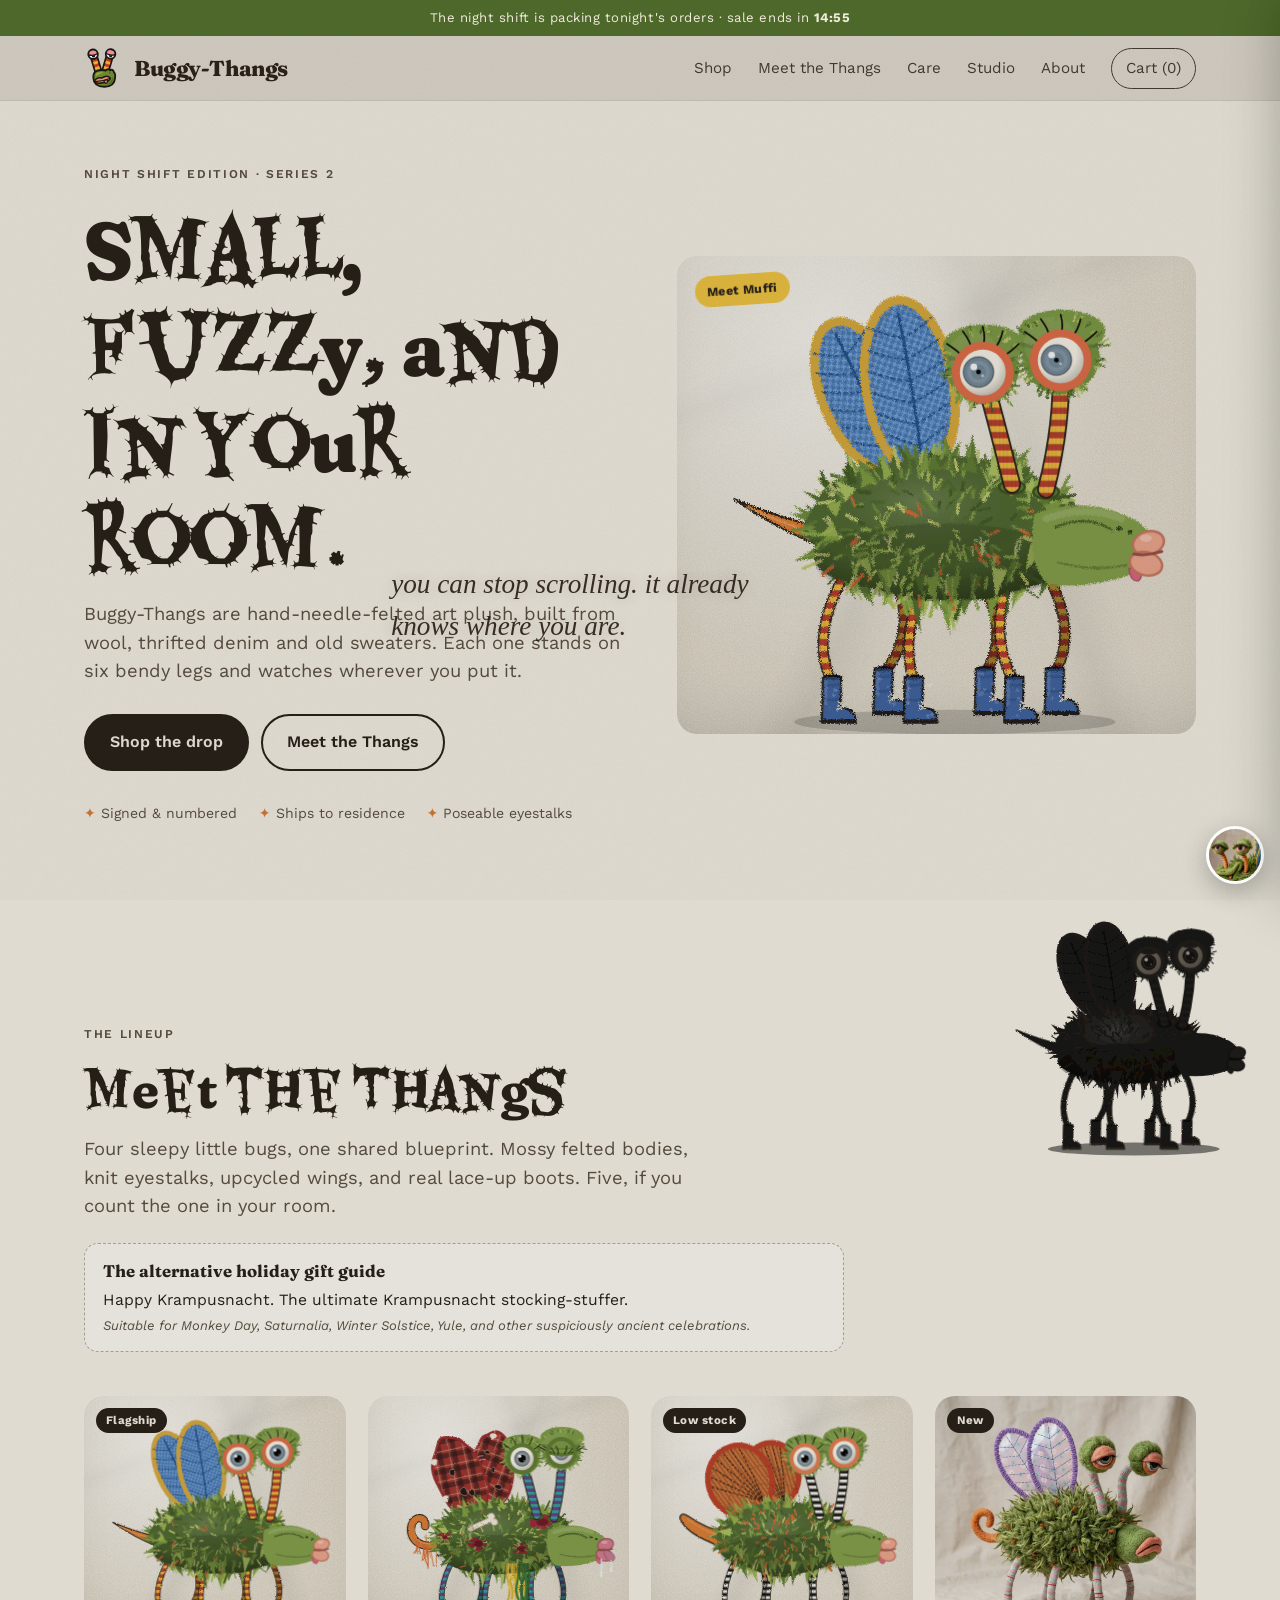
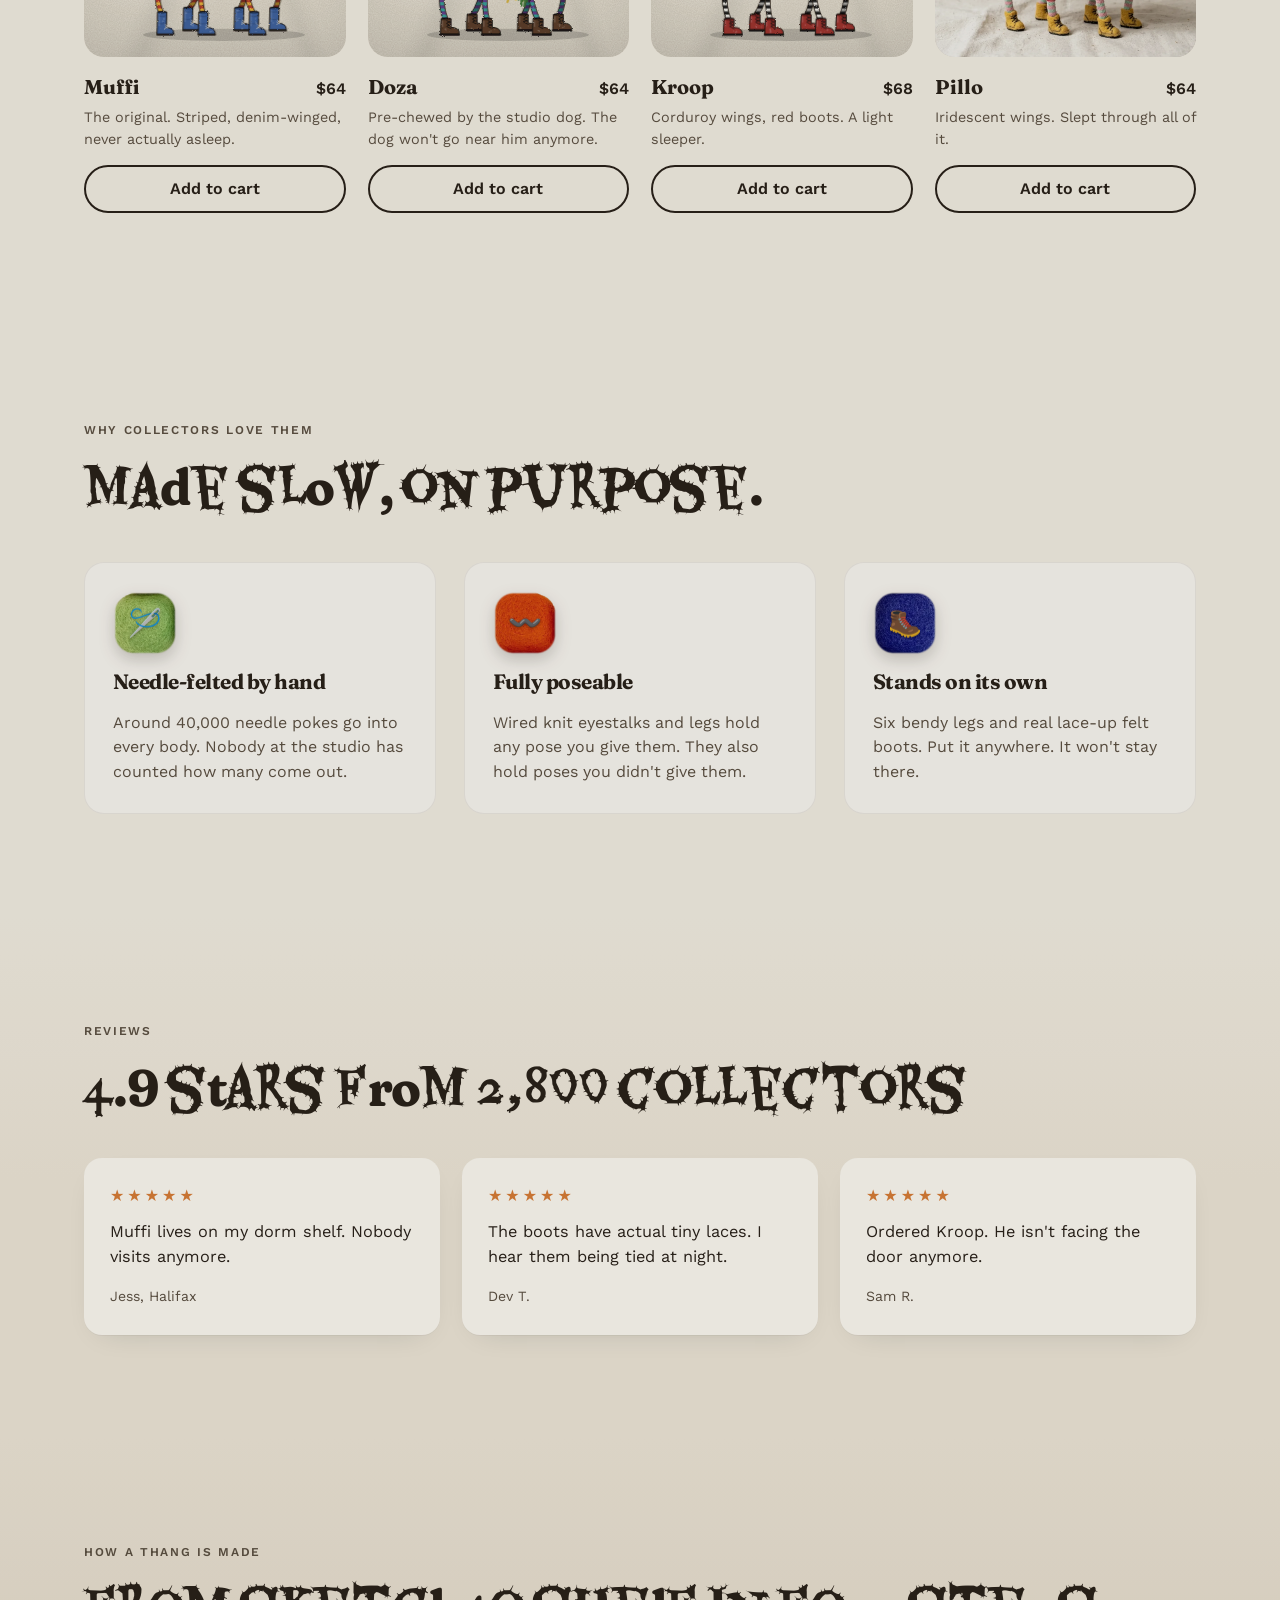
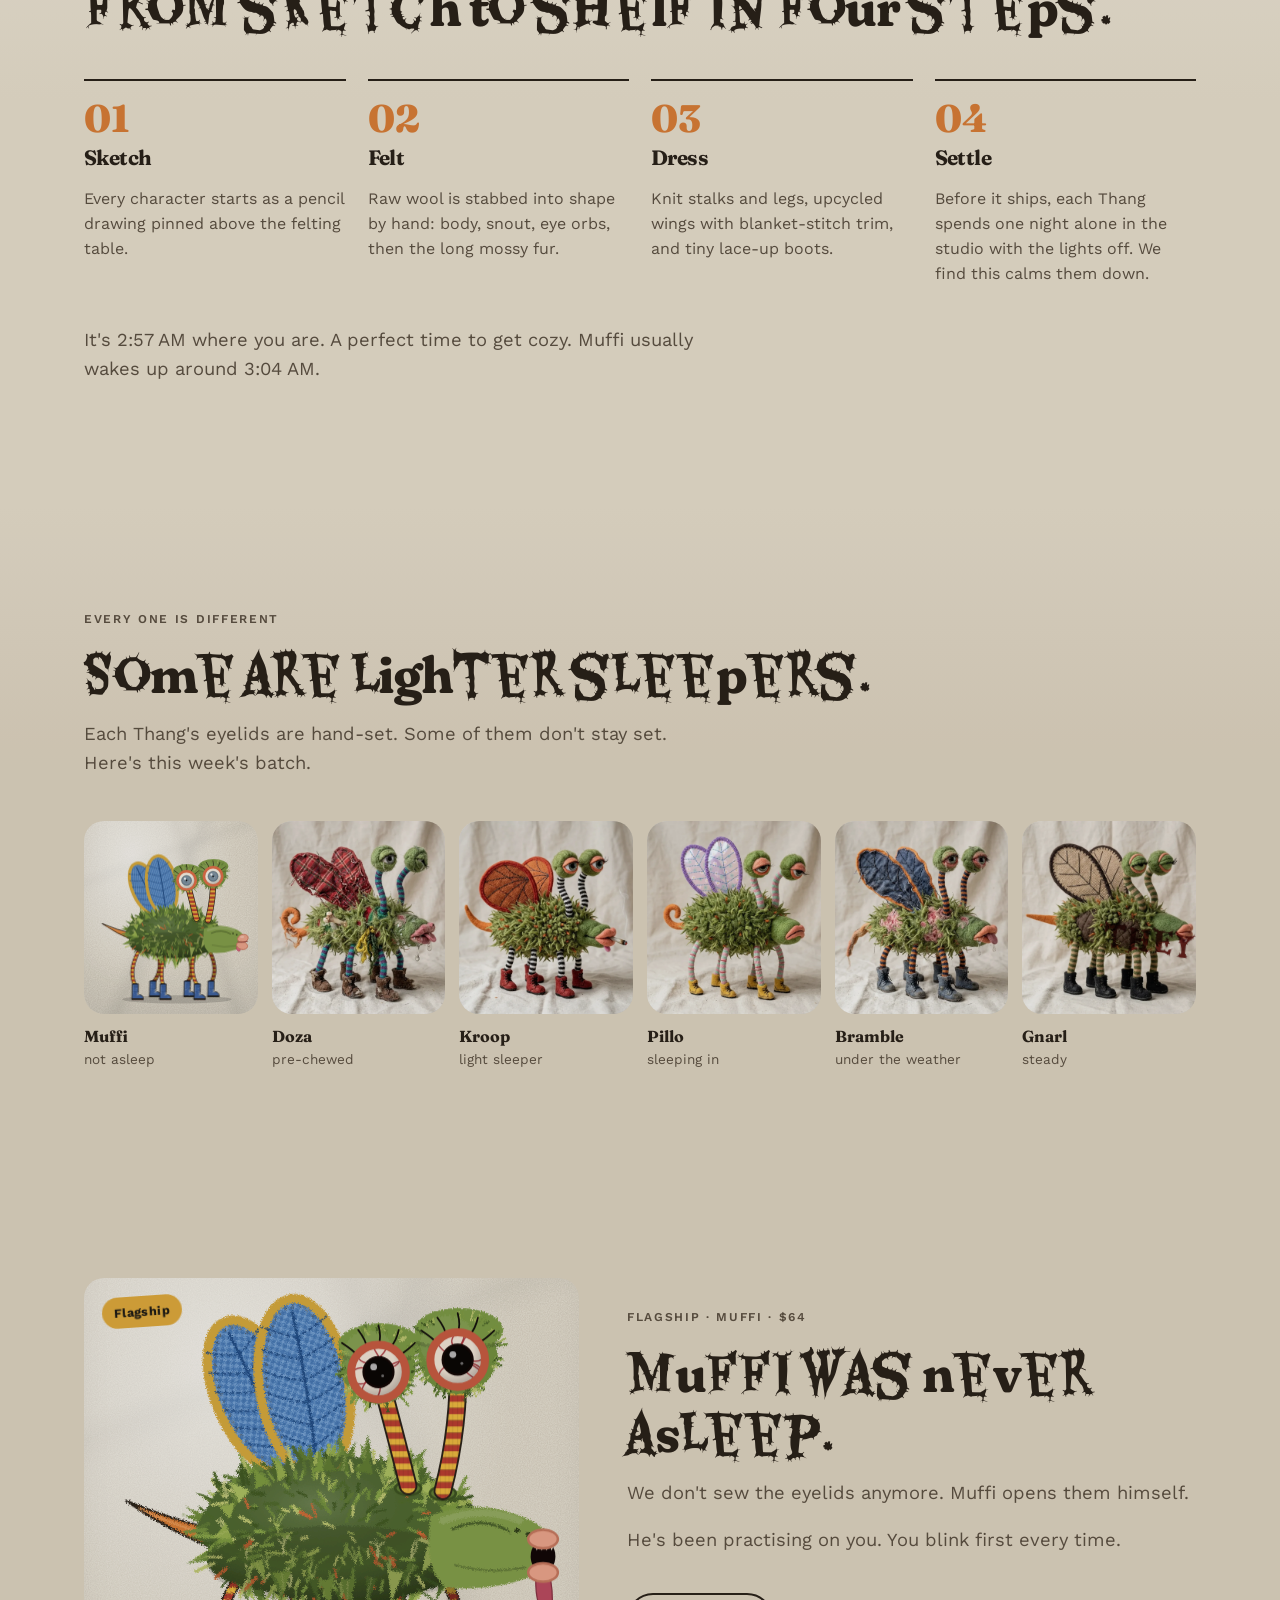
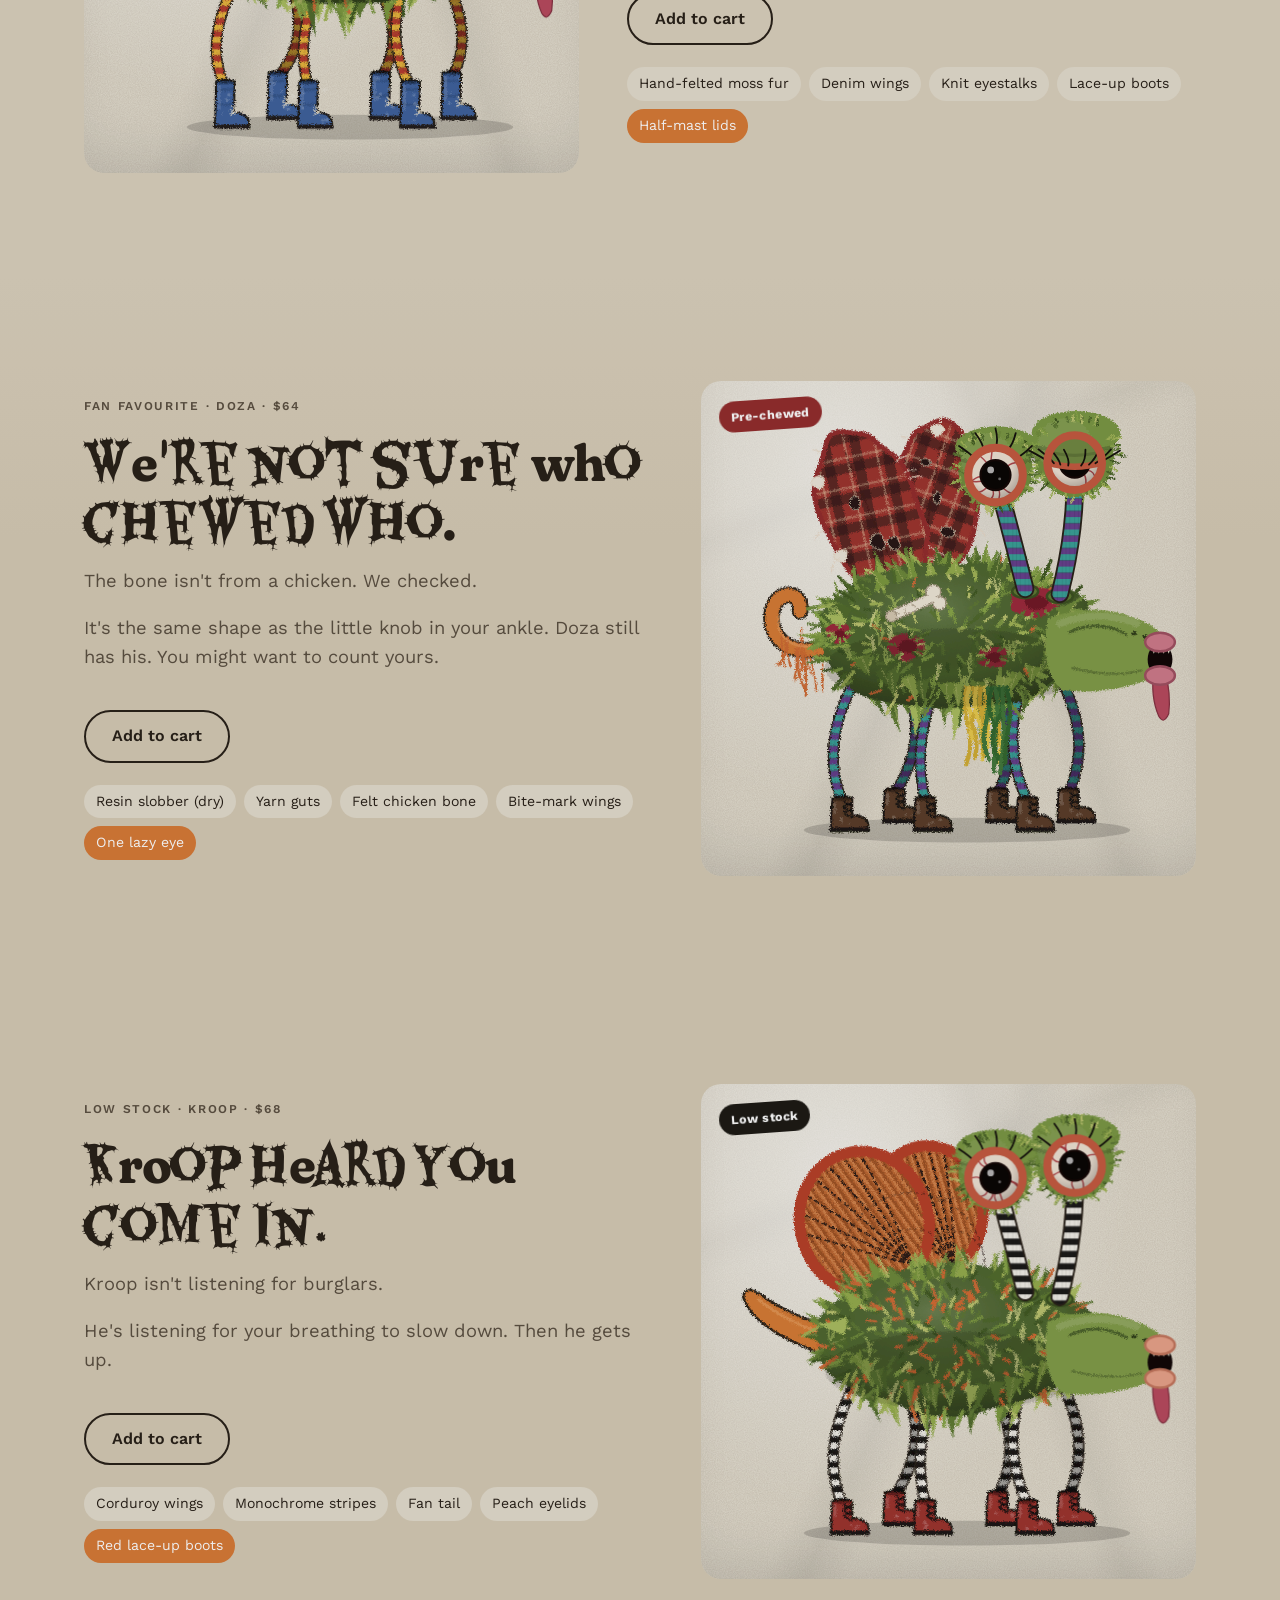
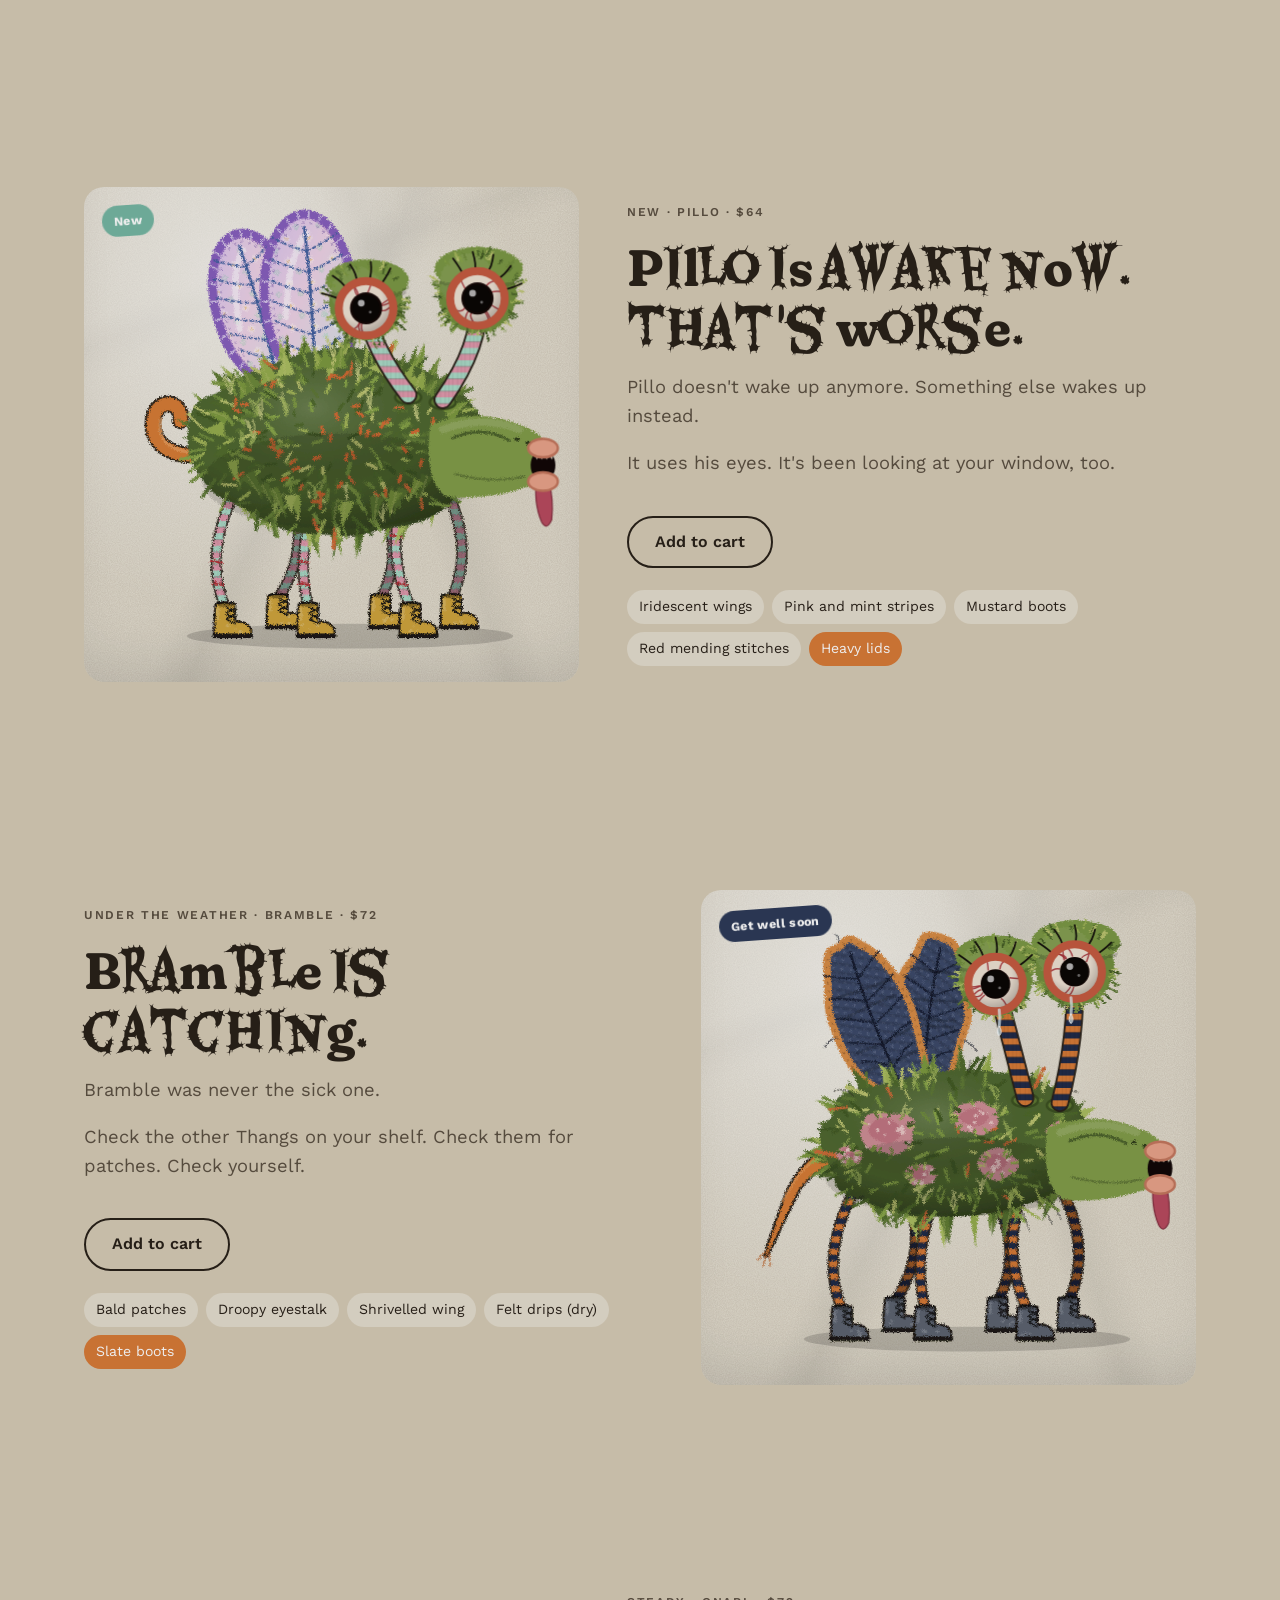
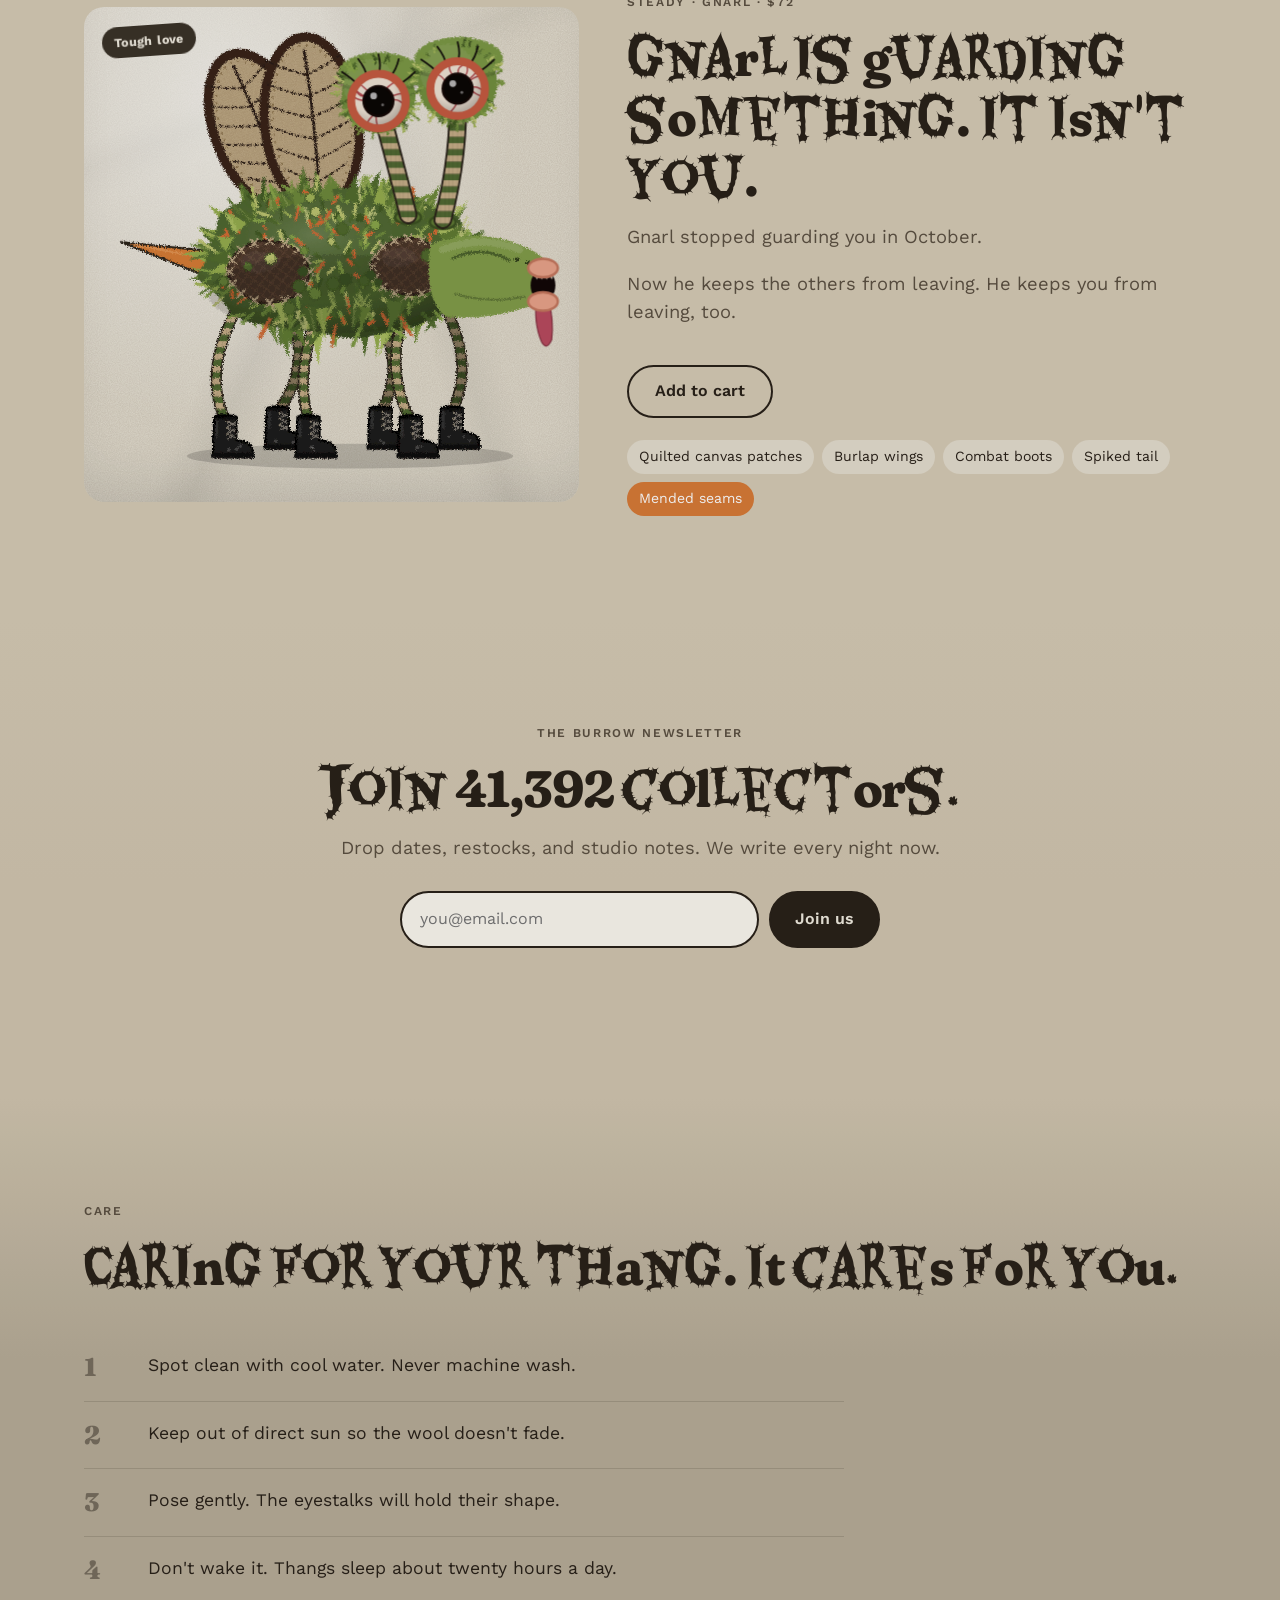
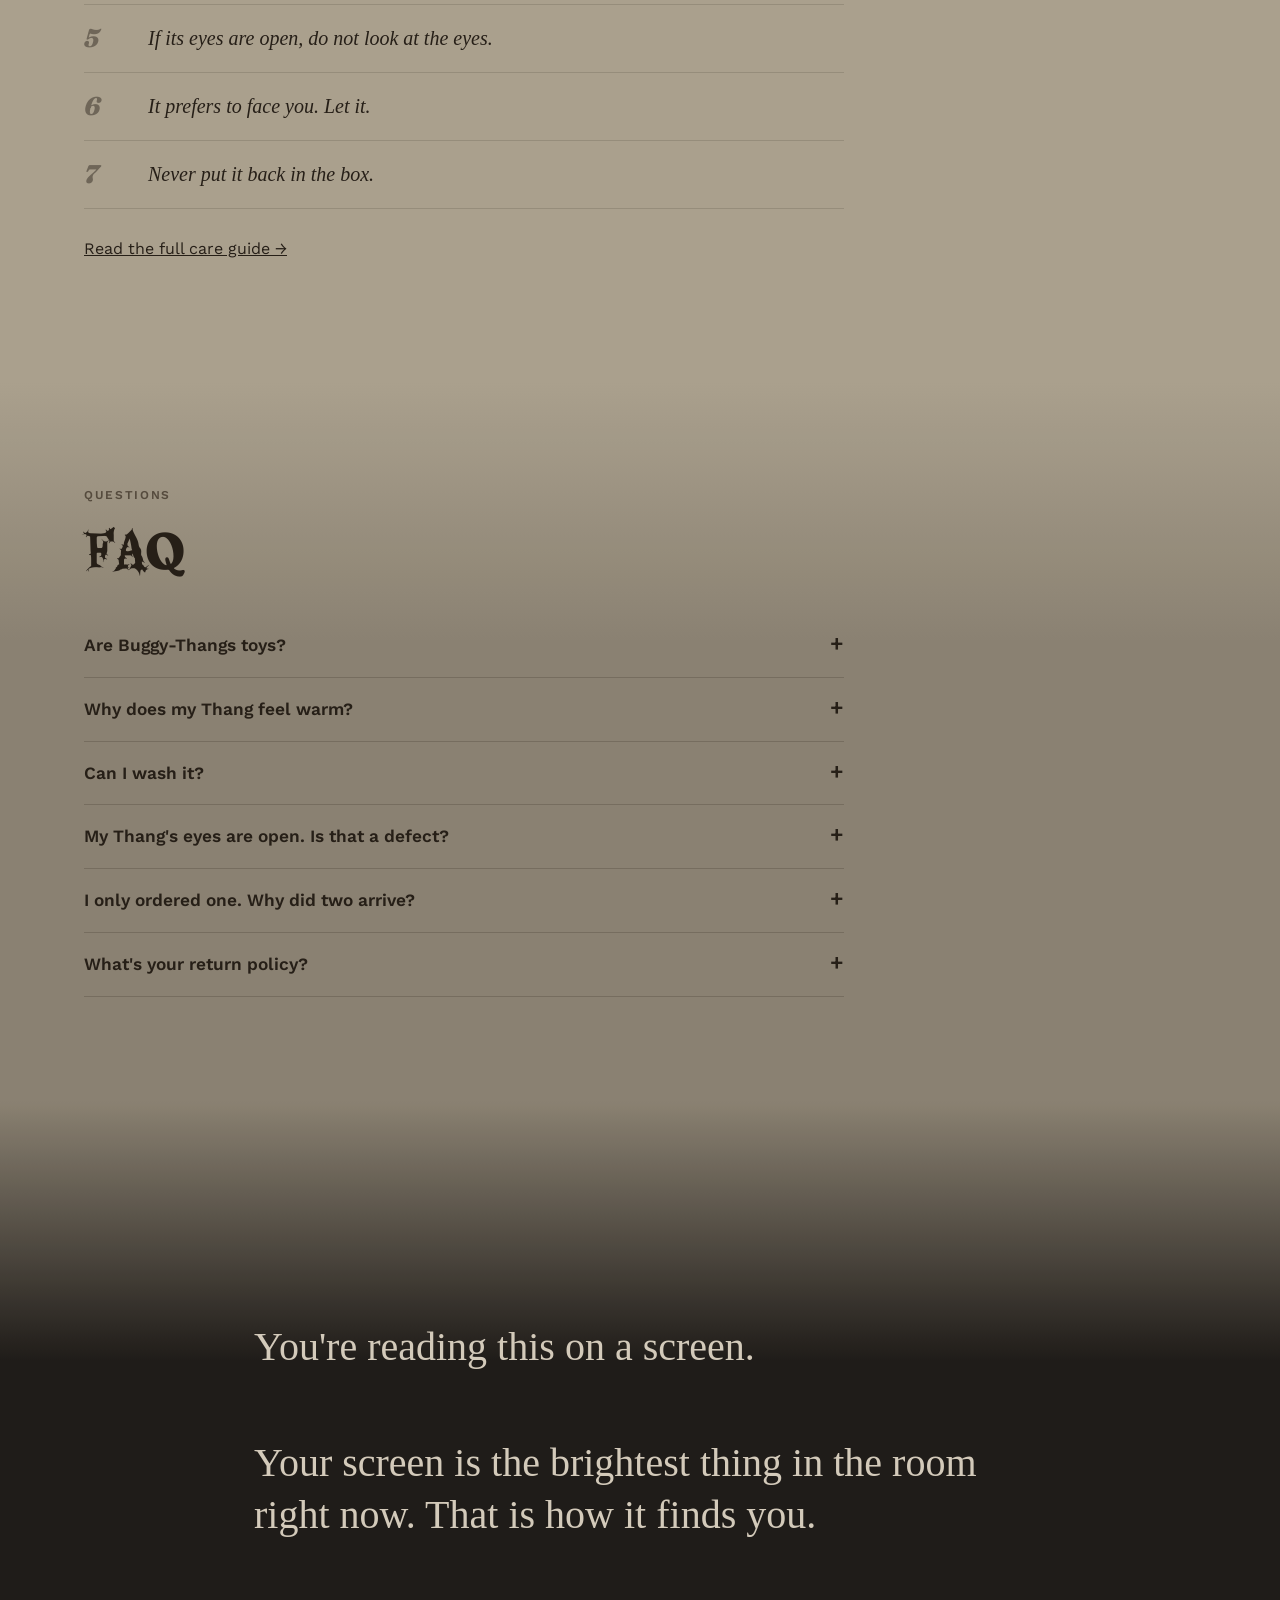
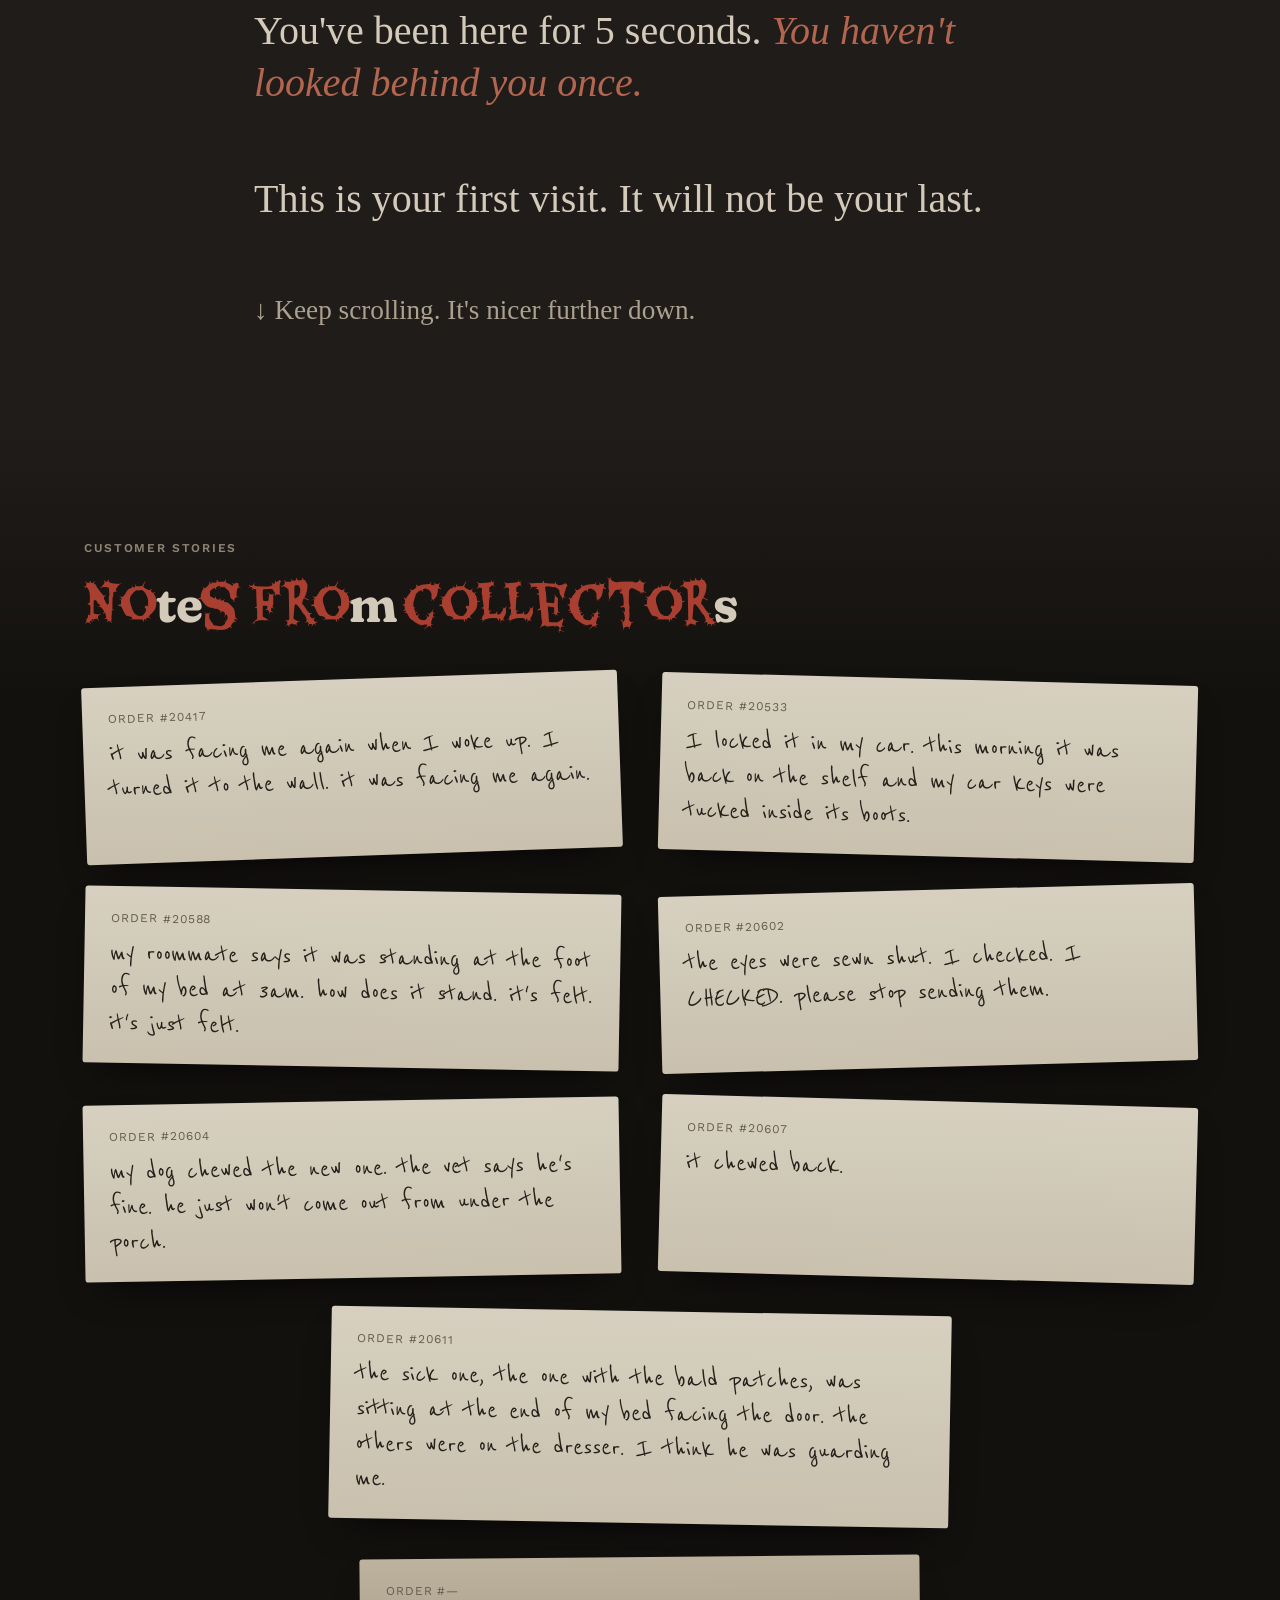
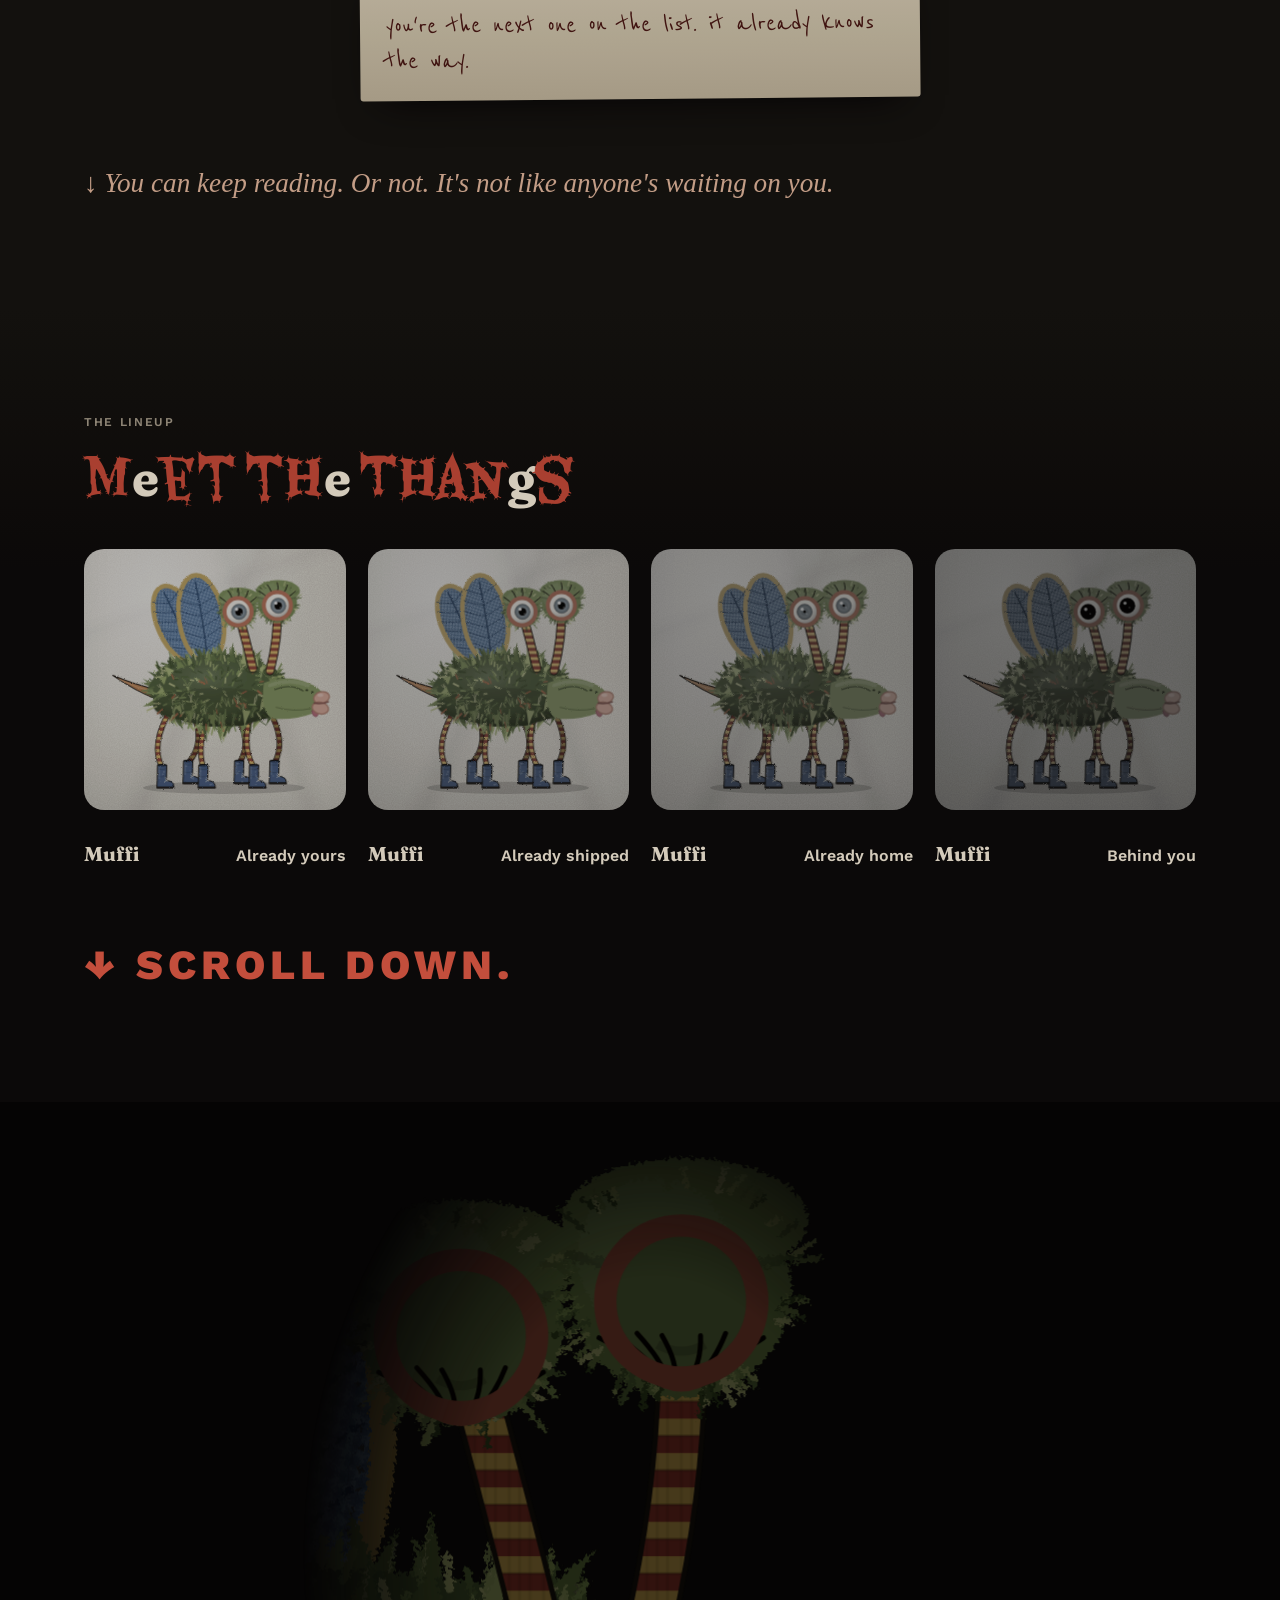
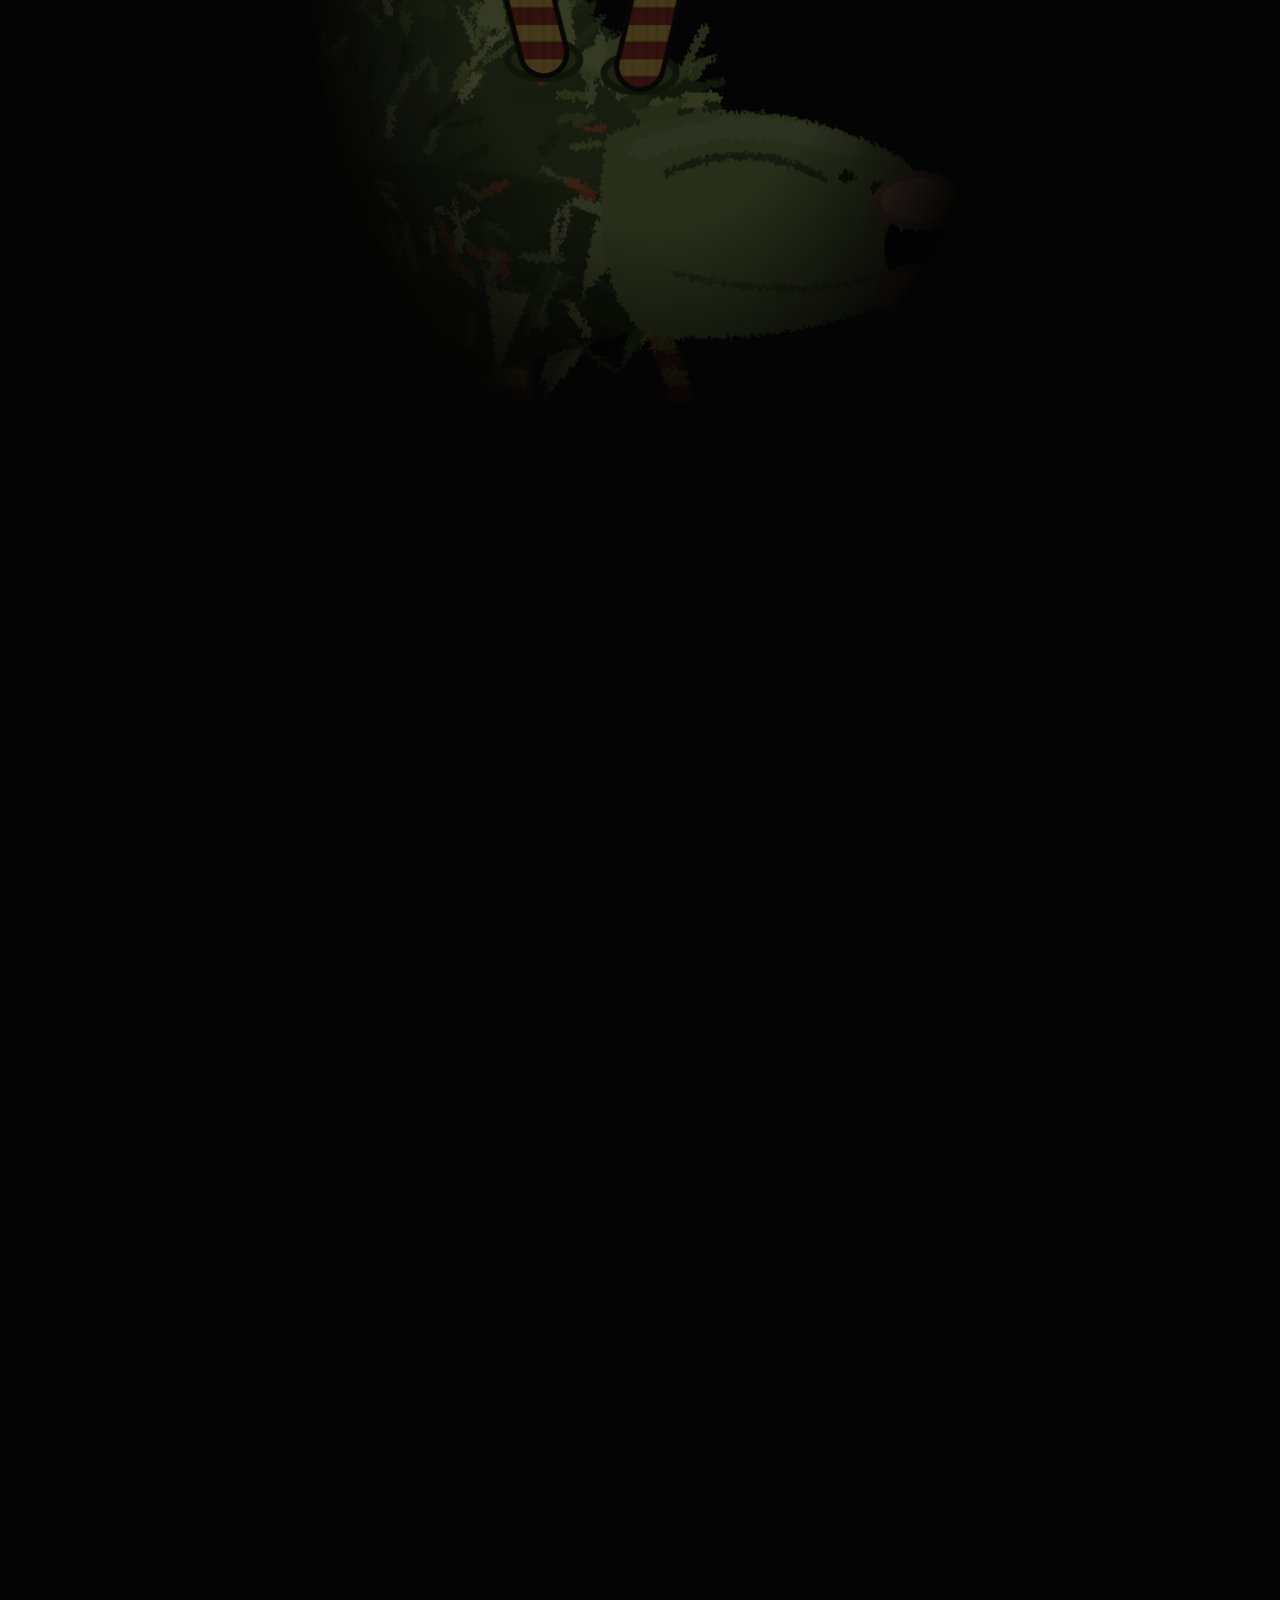
<file: index.html>
<!DOCTYPE html>
<html lang="en">
<head>
<meta charset="utf-8">
<meta name="viewport" content="width=device-width, initial-scale=1, viewport-fit=cover">
<title>Buggy-Thangs — Hand-felted sleepy plush art toys</title>
<meta name="description" content="Buggy-Thangs are hand-needle-felted designer plush art toys. Small, fuzzy, and very sleepy.">
<meta name="theme-color" content="#f1ebde">
<meta property="og:title" content="Buggy-Thangs — Small, fuzzy, and very sleepy.">
<meta property="og:description" content="Hand-felted collectible plush. Series 2 just hatched.">
<meta property="og:image" content="https://polerix.github.io/buggy-thangs/images/muffi-og.jpg">
<link rel="preload" as="image" href="images/muffi.webp">
<link rel="icon" href="images/brand/favicon.ico" sizes="any">
<link rel="icon" href="images/brand/favicon.svg" type="image/svg+xml">
<link rel="apple-touch-icon" href="images/brand/apple-touch-icon.png">
<link rel="preconnect" href="https://fonts.googleapis.com">
<link rel="preconnect" href="https://fonts.gstatic.com" crossorigin>
<link href="https://fonts.googleapis.com/css2?family=Eater&family=Fraunces:opsz,wght,SOFT,WONK@9..144,400..900,0..100,0..1&family=IM+Fell+English:ital@0;1&family=Reenie+Beanie&family=Work+Sans:wght@400;500;600;700&display=swap" rel="stylesheet">
<link rel="stylesheet" href="css/style.css">
</head>
<body data-page="home" data-stage="0">

<div class="announce" data-alt="Free shipping. It finds its own way home." data-alt-stage="3">Free shipping over $100 · Series 2 just hatched 🐛</div>

<header class="nav">
  <div class="wrap">
    <a class="logo" href="index.html"><img class="logo-mark" src="images/brand/buggy-thangs-mark.svg" alt="" width="40" height="40">Buggy-Thangs</a>
    <nav class="nav-links" aria-label="Main">
      <a href="shop.html">Shop</a>
      <a href="#lineup">Meet the Thangs</a>
      <a href="care.html">Care</a><a href="studio.html">Studio</a>
      <a href="about.html">About</a>
      <a class="cart" href="shop.html">Cart (<span class="cart-count">0</span>)</a>
    </nav>
  </div>
</header>

<main>
  <!-- ============ STAGE 0: perfectly normal ============ -->
  <section class="hero" data-s="0">
    <div class="wrap">
      <div>
        <p class="eyebrow">Move-in collection · Series 2</p>
        <h1 data-alt="Small, fuzzy, and very awake." data-alt-stage="2" data-alt2="Small, fuzzy, and in your room." data-alt2-stage="4">Small, fuzzy, and very sleepy.</h1>
        <p class="lede" data-alt="Buggy-Thangs are hand-needle-felted art plush, built from wool, thrifted denim and old sweaters. Each one stands on six bendy legs and watches wherever you put it." data-alt-stage="3">Buggy-Thangs are hand-needle-felted art plush, built from wool, thrifted denim and old sweaters. Each one stands on six bendy legs and naps on whatever shelf you end up with: the dorm, the first apartment, the long way from home.</p>
        <div class="btns">
          <a class="btn" href="shop.html">Shop the drop</a>
          <a class="btn ghost" href="#lineup">Meet the Thangs</a>
        </div>
        <div class="badges"><span>Signed &amp; numbered</span><span>Ships to residence</span><span>Poseable eyestalks</span></div>
      </div>
      <div class="canvas">
        <span class="tag-float">Meet Muffi</span>
        <div data-thang="muffi" data-photo="images/muffi.webp" data-open=".18" data-later="2:.5:normal:1|4:1:normal:1:pin"></div>
      </div>
    </div>
  </section>

  <section id="lineup" data-s="0" style="--bg:#f1ebde">
    <div class="wrap">
      <p class="eyebrow">The lineup</p>
      <h2>Meet the Thangs</h2>
      <p class="lede" data-variants="Four sleepy little bugs, one shared blueprint. Mossy felted bodies, knit eyestalks, upcycled wings, and real lace-up boots.||Four sleepy little bugs, one shared blueprint. Mossy felted bodies, knit eyestalks, upcycled wings, and real lace-up boots. Five, if you count the one in your room.||Four little bugs. One blueprint. Every one is filled by hand, and we never say with what.||Four sleepy little bugs. They were five this morning.">Four sleepy little bugs, one shared blueprint. Mossy felted bodies, knit eyestalks, upcycled wings, and real lace-up boots.</p>
      <div class="grid">
        <a class="card" href="#muffi">
          <div class="canvas"><span class="pill">Flagship</span><div data-thang="muffi" data-photo="images/muffi.webp" data-open=".16" data-later="3:1:normal:1"></div></div>
          <div class="meta"><span class="name">Muffi</span><span class="price">$64</span></div>
          <div class="sub" data-alt="The original. Striped, denim-winged, never actually asleep." data-alt-stage="3">The original. Striped, denim-winged, always half asleep.</div>
        </a>
        <a class="card" href="#doza">
          <div class="canvas"><div data-thang="doza" data-photo="images/doza.webp" data-open=".7" data-later="3:1:normal:1"></div></div>
          <div class="meta"><span class="name">Doza</span><span class="price">$64</span></div>
          <div class="sub" data-alt="Pre-chewed by the studio dog. The dog won't go near him anymore." data-alt-stage="3">Pre-chewed by the studio dog. Bone included.</div>
        </a>
        <a class="card" href="#kroop">
          <div class="canvas"><span class="pill">Low stock</span><div data-thang="kroop" data-photo="images/kroop.webp" data-open=".24" data-later="3:1:normal:1"></div></div>
          <div class="meta"><span class="name">Kroop</span><span class="price">$68</span></div>
          <div class="sub">Corduroy wings, red boots. A light sleeper.</div>
        </a>
        <a class="card" href="#pillo">
          <div class="canvas"><span class="pill">New</span><div data-thang="pillo" data-photo="images/pillo.webp" data-open=".45"></div></div>
          <div class="meta"><span class="name">Pillo</span><span class="price">$64</span></div>
          <div class="sub" data-alt="Iridescent wings. Slept through all of it." data-alt-stage="3">Iridescent wings. Very, very tired.</div>
        </a>
      </div>
    </div>
  </section>

  <section data-s="0" style="--bg:#f1ebde">
    <div class="wrap">
      <p class="eyebrow">Why collectors love them</p>
      <h2>Made slow, on purpose.</h2>
      <div class="features">
        <div class="feature"><div class="ico">🪡</div><h3>Needle-felted by hand</h3><p data-variants="Around 40,000 needle pokes go into every body. The moss fur is sculpted tuft by tuft, so no two Thangs are the same.||Around 40,000 needle pokes go into every body. Nobody at the studio has counted how many come out.||Around 40,000 needle pokes go into every body. Somewhere around the 39,000th, they start to flinch.">Around 40,000 needle pokes go into every body. The moss fur is sculpted tuft by tuft, so no two Thangs are the same.</p></div>
        <div class="feature"><div class="ico">〰️</div><h3>Fully poseable</h3><p data-alt="Wired knit eyestalks and legs hold any pose you give them. They also hold poses you didn't give them." data-alt-stage="3">Wired knit eyestalks and legs hold any pose you give them. Tilt the eyes, cross the legs, make a little scene.</p></div>
        <div class="feature"><div class="ico">🥾</div><h3>Stands on its own</h3><p data-alt="Six bendy legs and real lace-up felt boots. Put it anywhere. It won't stay there." data-alt-stage="3">Six bendy legs and real lace-up felt boots. Put it on a shelf, a desk, a windowsill. It stays put.</p></div>
      </div>
    </div>
  </section>

  <!-- ============ STAGE 1: a little off ============ -->
  <section data-s="1" style="--from:#f1ebde;--bg:#ece4d3">
    <div class="wrap">
      <p class="eyebrow">Reviews</p>
      <h2>4.9 stars from 2,800 collectors</h2>
      <div class="reviews">
        <div class="review"><div class="stars">★★★★★</div><p data-alt="Muffi lives on my dorm shelf. Nobody visits anymore." data-alt-stage="3">Muffi lives on my dorm shelf and literally everyone who visits asks about him.</p><cite>Jess, Halifax</cite></div>
        <div class="review"><div class="stars">★★★★★</div><p data-alt="The boots have actual tiny laces. I hear them being tied at night." data-alt-stage="3">The boots have actual tiny laces. I'm unwell about it. Buying Pillo next.</p><cite>Dev T.</cite></div>
        <div class="review"><div class="stars">★★★★★</div><p data-alt="Ordered Kroop. He isn't facing the door anymore." data-alt-stage="3">Ordered Kroop. Love him. He's always facing the door when I wake up, which is funny, because I don't remember turning him.</p><cite>Sam R.</cite></div>
      </div>
    </div>
  </section>

  <section data-s="1" style="--from:#ece4d3;--bg:#e5dbc7">
    <div class="wrap">
      <p class="eyebrow">How a Thang is made</p>
      <h2>From sketch to shelf in four steps.</h2>
      <div class="steps">
        <div class="step"><h3>Sketch</h3><p>Every character starts as a pencil drawing pinned above the felting table.</p></div>
        <div class="step"><h3>Felt</h3><p>Raw wool is stabbed into shape by hand: body, snout, eye orbs, then the long mossy fur.</p></div>
        <div class="step"><h3>Dress</h3><p>Knit stalks and legs, upcycled wings with blanket-stitch trim, and tiny lace-up boots.</p></div>
        <div class="step"><h3>Settle</h3><p>Before it ships, each Thang spends one night alone in the studio with the lights off. We find this calms them down.</p></div>
      </div>
      <p class="lede" style="margin-top:40px">It's <span data-fill="time">evening</span> where you are. A perfect time to get cozy. Muffi usually wakes up around <span data-fill="wakehour">3:12</span>.</p>
    </div>
  </section>

  <section data-s="1" style="--from:#e5dbc7;--bg:#dcd0ba">
    <div class="wrap">
      <p class="eyebrow">Every one is different</p>
      <h2>Some are lighter sleepers.</h2>
      <p class="lede" data-variants="Each Thang&#x27;s eyelids are hand-set, so every character settles into its own expression. Here&#x27;s this week&#x27;s batch.||Each Thang&#x27;s eyelids are hand-set. Some of them don&#x27;t stay set. Here&#x27;s this week&#x27;s batch.||Each Thang&#x27;s eyelids are hand-set. We stopped setting them. They open on their own. Here&#x27;s this week&#x27;s batch.">Each Thang's eyelids are hand-set, so every character settles into its own expression. Here's this week's batch.</p>
      <div class="series">
        <figure><a class="fig-link" href="#muffi"><div class="canvas"><div data-thang="muffi" data-photo="images/muffi.webp" data-open=".1" data-later="2:1:normal:1:pin"></div></div><figcaption><b>Muffi</b><span data-alt="not asleep" data-alt-stage="2">deep sleeper</span></figcaption></a></figure>
        <figure><div class="canvas"><div data-thang="doza" data-photo="images/doza.webp" data-open=".7"></div></div><figcaption><b>Doza</b>pre-chewed</figcaption></figure>
        <figure><a class="fig-link" href="#kroop"><div class="canvas"><div data-thang="kroop" data-photo="images/kroop.webp" data-open=".3"></div></div><figcaption><b>Kroop</b>light sleeper</figcaption></a></figure>
        <figure><a class="fig-link" href="#pillo"><div class="canvas"><div data-thang="pillo" data-photo="images/pillo.webp" data-open=".45"></div></div><figcaption><b>Pillo</b>sleeping in</figcaption></a></figure>
        <figure><a class="fig-link" href="#bramble"><div class="canvas"><div data-thang="bramble" data-photo="images/bramble.webp" data-open=".5"></div></div><figcaption><b>Bramble</b>under the weather</figcaption></a></figure>
        <figure><a class="fig-link" href="#gnarl"><div class="canvas"><div data-thang="gnarl" data-photo="images/gnarl.webp" data-open=".12"></div></div><figcaption><b>Gnarl</b>steady</figcaption></a></figure>
      </div>
    </div>
  </section>

  <section id="muffi" data-s="1" style="--from:#dcd0ba;--bg:#dcd0ba">
    <div class="wrap bramble doza thang-feature flip">
      <div>
        <p class="eyebrow">Flagship · Muffi · $64</p>
        <h2 data-alt="Muffi is never fully asleep." data-alt-stage="2" data-alt2="Muffi was never asleep." data-alt2-stage="4">Muffi is always half asleep.</h2>
        <div data-alt="&lt;p class=&quot;lede&quot;&gt;Wendell sewed the eyelids at half-mast in 1994. Every morning they&#x27;re a little higher.&lt;/p&gt;&lt;p class=&quot;lede&quot;&gt;Customers ask us to check the stitching. The stitching is fine. Muffi is the one moving them.&lt;/p&gt;" data-alt-stage="2" data-alt2="&lt;p class=&quot;lede&quot;&gt;We don&#x27;t sew the eyelids anymore. Muffi opens them himself.&lt;/p&gt;&lt;p class=&quot;lede&quot;&gt;He&#x27;s been practising on you. You blink first every time.&lt;/p&gt;" data-alt2-stage="4"><p class="lede">The first Thang Wendell ever felted, in 1994. Red-and-yellow stripes, wings cut from Wendell's old denim jacket, mossy felted fur, knit eyestalks and real lace-up boots.</p><p class="lede">His eyelids are sewn at half-mast, so he always looks like he's dozing on your shelf. Every dorm needs one thing that's more tired than you are.</p></div>
        <div data-buy="Muffi|64"></div>
        <ul class="bramble-list"><li>Hand-felted moss fur</li><li>Denim wings</li><li>Knit eyestalks</li><li>Lace-up boots</li><li>Half-mast lids</li></ul>
      </div>
      <div class="canvas"><span class="tag-float" style="background:#e2a62c;color:#1d1a14">Flagship</span><div data-thang="muffi" data-photo="images/muffi.webp" data-open=".16" data-later="4:1:horror:1"></div></div>
    </div>
  </section>

  <section id="doza" data-s="1" style="--from:#dcd0ba;--bg:#d6caB2">
    <div class="wrap bramble doza">
      <div>
        <p class="eyebrow">Fan favourite · Doza · $64</p>
        <h2 data-alt="Doza comes pre-chewed. The dog keeps his distance." data-alt-stage="2" data-alt2="We're not sure who chewed who." data-alt2-stage="4">Doza comes pre-chewed.</h2>
        <div data-alt="&lt;p class=&quot;lede&quot;&gt;The studio dog chewed the first Doza in 1995, and we&#x27;ve made every one that way since.&lt;/p&gt;&lt;p class=&quot;lede&quot;&gt;The dog stopped coming into the studio after that. He sits by the door and growls at the shelf. He won&#x27;t eat from his bowl if Doza can see it.&lt;/p&gt;" data-alt-stage="2" data-alt2="&lt;p class=&quot;lede&quot;&gt;The bone isn&#x27;t from a chicken. We checked.&lt;/p&gt;&lt;p class=&quot;lede&quot;&gt;It&#x27;s the same shape as the little knob in your ankle. Doza still has his. You might want to count yours.&lt;/p&gt;" data-alt2-stage="4"><p class="lede">In 1995 the studio dog got hold of the very first Doza and had himself a party: torn wings, a bald spot, yarn guts hanging out, and a chicken bone wedged right in his side (you can still make out the little ankle knob). Kids loved him even more after that, so now every Doza is made the same way.</p><p class="lede">All the gross stuff is fake and bone-dry: sculpted resin slobber, yarn innards, a felt bone. Fully lickable by dogs. Not recommended.</p></div>
        <div data-buy="Doza|64"></div>
        <ul class="bramble-list"><li>Resin slobber (dry)</li><li>Yarn guts</li><li>Felt chicken bone</li><li>Bite-mark wings</li><li>One lazy eye</li></ul>
      </div>
      <div class="canvas"><span class="tag-float" style="background:#9e2a2a;color:#fff">Pre-chewed</span><div data-thang="doza" data-photo="images/doza.webp" data-open=".7" data-later="4:1:horror:1"></div></div>
    </div>
  </section>

  <section id="kroop" data-s="1" style="--from:#d6caB2;--bg:#d6caB2">
    <div class="wrap bramble doza thang-feature">
      <div>
        <p class="eyebrow">Low stock · Kroop · $68</p>
        <h2 data-alt="Kroop hears everything." data-alt-stage="2" data-alt2="Kroop heard you come in." data-alt2-stage="4">Kroop is a light sleeper.</h2>
        <div data-alt="&lt;p class=&quot;lede&quot;&gt;Kroop wakes at the smallest sound, then turns toward it.&lt;/p&gt;&lt;p class=&quot;lede&quot;&gt;By morning he&#x27;s always facing the door. Nobody in the house remembers moving him.&lt;/p&gt;" data-alt-stage="2" data-alt2="&lt;p class=&quot;lede&quot;&gt;Kroop isn&#x27;t listening for burglars.&lt;/p&gt;&lt;p class=&quot;lede&quot;&gt;He&#x27;s listening for your breathing to slow down. Then he gets up.&lt;/p&gt;" data-alt2-stage="4"><p class="lede">Corduroy wings, monochrome stripes, a fanned tail and bright red boots. Kroop's peach eyelids flutter open at the smallest sound.</p><p class="lede">He's the perfect roommate for a roommate who never sleeps. Bus, bunk bed, first apartment: Kroop settles in anywhere.</p></div>
        <div data-buy="Kroop|68"></div>
        <ul class="bramble-list"><li>Corduroy wings</li><li>Monochrome stripes</li><li>Fan tail</li><li>Peach eyelids</li><li>Red lace-up boots</li></ul>
      </div>
      <div class="canvas"><span class="tag-float" style="background:#1d1a14;color:#fff">Low stock</span><div data-thang="kroop" data-photo="images/kroop.webp" data-open=".24" data-later="4:1:horror:1"></div></div>
    </div>
  </section>

  <section id="pillo" data-s="1" style="--from:#d6caB2;--bg:#d6caB2">
    <div class="wrap bramble doza thang-feature flip">
      <div>
        <p class="eyebrow">New · Pillo · $64</p>
        <h2 data-alt="Pillo hasn&#x27;t been up in days." data-alt-stage="2" data-alt2="Pillo is awake now. That&#x27;s worse." data-alt2-stage="4">Pillo is very, very tired.</h2>
        <div data-alt="&lt;p class=&quot;lede&quot;&gt;Pillo sleeps twenty hours a day now. On the days he&#x27;s up, he watches the window.&lt;/p&gt;&lt;p class=&quot;lede&quot;&gt;We leave the curtain open for him. Something outside waves back.&lt;/p&gt;" data-alt-stage="2" data-alt2="&lt;p class=&quot;lede&quot;&gt;Pillo doesn&#x27;t wake up anymore. Something else wakes up instead.&lt;/p&gt;&lt;p class=&quot;lede&quot;&gt;It uses his eyes. It&#x27;s been looking at your window, too.&lt;/p&gt;" data-alt2-stage="4"><p class="lede">Iridescent wings, pink and mint stripes, mustard boots and the heaviest eyelids in the lineup. Some days are just heavy, and Pillo gets it.</p><p class="lede">He won't ask you to explain. He'll just be there, sleeping in with you. The red stitching on his legs marks where he's been mended. Every Thang has been through something.</p></div>
        <div data-buy="Pillo|64"></div>
        <ul class="bramble-list"><li>Iridescent wings</li><li>Pink and mint stripes</li><li>Mustard boots</li><li>Red mending stitches</li><li>Heavy lids</li></ul>
      </div>
      <div class="canvas"><span class="tag-float" style="background:#6fb8a2;color:#fff">New</span><div data-thang="pillo" data-photo="images/pillo.webp" data-open=".45" data-later="4:1:horror:1"></div></div>
    </div>
  </section>

  <section id="bramble" data-s="1" style="--from:#d6caB2;--bg:#d6caB2">
    <div class="wrap bramble doza thang-feature">
      <div>
        <p class="eyebrow">Under the weather · Bramble · $72</p>
        <h2 data-alt="Bramble isn&#x27;t getting better." data-alt-stage="2" data-alt2="Bramble is catching." data-alt2-stage="4">Bramble is under the weather.</h2>
        <div data-alt="&lt;p class=&quot;lede&quot;&gt;Bramble has been sick since 1996. We stopped asking what he has.&lt;/p&gt;&lt;p class=&quot;lede&quot;&gt;The bald patches move around when nobody&#x27;s looking.&lt;/p&gt;" data-alt-stage="2" data-alt2="&lt;p class=&quot;lede&quot;&gt;Bramble was never the sick one.&lt;/p&gt;&lt;p class=&quot;lede&quot;&gt;Check the other Thangs on your shelf. Check them for patches. Check yourself.&lt;/p&gt;" data-alt2-stage="4"><p class="lede">Navy and tangerine stripes, slate boots, one droopy eyestalk and a few bald patches. Bramble is a little bit sick all the time, and he doesn't let it stop him.</p><p class="lede">He's for anyone living with something that doesn't go away. All his sniffles are felt and every drip is bone-dry.</p></div>
        <div data-buy="Bramble|72"></div>
        <ul class="bramble-list"><li>Bald patches</li><li>Droopy eyestalk</li><li>Shrivelled wing</li><li>Felt drips (dry)</li><li>Slate boots</li></ul>
      </div>
      <div class="canvas"><span class="tag-float" style="background:#2b3a5c;color:#fff">Get well soon</span><div data-thang="bramble" data-photo="images/bramble.webp" data-open=".5" data-later="4:1:horror:1"></div></div>
    </div>
  </section>

  <section id="gnarl" data-s="1" style="--from:#d6caB2;--bg:#d6caB2">
    <div class="wrap bramble doza thang-feature flip">
      <div>
        <p class="eyebrow">Steady · Gnarl · $72</p>
        <h2 data-alt="Gnarl remembers everything." data-alt-stage="2" data-alt2="Gnarl is guarding something. It isn&#x27;t you." data-alt2-stage="4">Gnarl has been through it.</h2>
        <div data-alt="&lt;p class=&quot;lede&quot;&gt;Gnarl stands between the bed and the door all night. Nobody taught him that.&lt;/p&gt;&lt;p class=&quot;lede&quot;&gt;He doesn&#x27;t let anything past. That includes you.&lt;/p&gt;" data-alt-stage="2" data-alt2="&lt;p class=&quot;lede&quot;&gt;Gnarl stopped guarding you in October.&lt;/p&gt;&lt;p class=&quot;lede&quot;&gt;Now he keeps the others from leaving. He keeps you from leaving, too.&lt;/p&gt;" data-alt2-stage="4"><p class="lede">Quilted canvas patches, burlap wings and black combat boots. Every patch on Gnarl marks a place where something got mended.</p><p class="lede">He's steady, he's tough and he holds the line. He's for anyone who's learning to say no, and to mean it.</p></div>
        <div data-buy="Gnarl|72"></div>
        <ul class="bramble-list"><li>Quilted canvas patches</li><li>Burlap wings</li><li>Combat boots</li><li>Spiked tail</li><li>Mended seams</li></ul>
      </div>
      <div class="canvas"><span class="tag-float" style="background:#3b3226;color:#f1ebde">Tough love</span><div data-thang="gnarl" data-photo="images/gnarl.webp" data-open=".12" data-later="4:1:horror:1"></div></div>
    </div>
  </section>

  <section data-s="1" class="center" style="--from:#d6caB2;--bg:#d2c5ac">
    <div class="wrap">
      <p class="eyebrow">The Burrow newsletter</p>
      <h2>Join <span data-fill="collectors">41,392</span> collectors.</h2>
      <p class="lede" data-variants="Drop dates, restocks, and studio notes. We only write when one of them wakes up.||Drop dates, restocks, and studio notes. We write every night now.||Drop dates, restocks, and studio notes. If you stop opening them, we will come and read them to you.">Drop dates, restocks, and studio notes. We only write when one of them wakes up.</p>
      <form class="signup"><label class="sr" for="email">Email</label><input id="email" type="email" placeholder="you@email.com" autocomplete="off" required><button class="btn" type="submit">Join us</button></form>
      <p class="signup-note"></p>
    </div>
  </section>

  <!-- ============ STAGE 2: wrong ============ -->
  <section data-s="2" style="--from:#d2c5ac;--bg:#b8ac95">
    <div class="wrap">
      <p class="eyebrow">Care</p>
      <h2 data-alt="Caring for your Thang. It cares for you." data-alt-stage="3">Caring for your Thang</h2>
      <ol class="care-list">
        <li>Spot clean with cool water. Never machine wash.</li>
        <li>Keep out of direct sun so the wool doesn't fade.</li>
        <li>Pose gently. The eyestalks will hold their shape.</li>
        <li>Don't wake it. Thangs sleep about twenty hours a day.</li>
        <li class="bad">If its eyes are open, do not look at the eyes.</li>
        <li class="bad">It prefers to face you. Let it.</li>
        <li class="bad">Never put it back in the box.</li>
      </ol>
      <p style="margin-top:28px"><a href="care.html">Read the full care guide →</a></p>
    </div>
  </section>

  <section data-s="2" style="--from:#b8ac95;--bg:#968b78">
    <div class="wrap">
      <p class="eyebrow">Questions</p>
      <h2>FAQ</h2>
      <div class="faq">
        <details><summary>Are Buggy-Thangs toys?</summary><p>They're art collectibles for teens and grown-ups, with small felt parts, so keep them away from little kids. They don't like little kids.</p></details>
        <details><summary>Why does my Thang feel warm?</summary><p>Wool holds heat really well. It's holding yours.</p></details>
        <details><summary>Can I wash it?</summary><p>Spot clean only. Do not submerge. It remembers.</p></details>
        <details><summary>My Thang's eyes are open. Is that a defect?</summary><p>The eyelids are hand-set half closed. Please send us a photo. Please don't stay in the room with it while you take the photo.</p></details>
        <details><summary>I only ordered one. Why did two arrive?</summary><p>Sometimes they follow one home.</p></details>
        <details><summary>What's your return policy?</summary><p>They always come back.</p></details>
      </div>
    </div>
  </section>

  <!-- ============ STAGE 3: something is here ============ -->
  <section data-s="3" data-tier="0" class="dark" style="--from:#968b78;--bg:#221e1a">
    <div class="wrap lines">
      <p class="line">It's <span data-fill="day">tonight</span> <span data-fill="part">night</span> in <span data-fill="city">your town</span>.</p>
      <p class="line">You're reading this on <span data-fill="deviceA">a screen</span>.</p>
      <p class="line" data-fill="lightline"></p>
      <p class="line">You've been here for <span data-fill="elapsed">a while</span>. <em>You haven't looked behind you once.</em></p>
      <p class="line" data-fill="visitline"></p>
      <p class="prompt t0">↓ Keep scrolling. It's nicer further down.</p>
    </div>
  </section>

  <section data-s="3" data-tier="1" class="dark" style="--from:#221e1a;--bg:#15120f">
    <div class="wrap">
      <p class="eyebrow">Customer stories</p>
      <h2>Notes from collectors</h2>
      <div class="notes">
        <div class="note" style="--r:-2deg"><small>Order #20417</small>it was facing me again when I woke up. I turned it to the wall. it was facing me again.</div>
        <div class="note" style="--r:1.5deg"><small>Order #20533</small>I locked it in my car. this morning it was back on the shelf and my car keys were tucked inside its boots.</div>
        <div class="note" style="--r:1deg"><small>Order #20588</small>my roommate says it was standing at the foot of my bed at 3am. how does it stand. it's felt. it's just felt.</div>
        <div class="note" style="--r:-1.5deg"><small>Order #20602</small>the eyes were sewn shut. I checked. I CHECKED. please stop sending them.</div>
        <div class="note" style="--r:-1deg"><small>Order #20604</small>my dog chewed the new one. the vet says he's fine. he just won't come out from under the porch.</div>
        <div class="note" style="--r:1.5deg"><small>Order #20607</small>it chewed back.</div>
        <div class="note" style="--r:1deg;grid-column:1 / -1;max-width:620px;justify-self:center"><small>Order #20611</small>the sick one, the one with the bald patches, was sitting at the end of my bed facing the door. the others were on the dresser. I think he was guarding me.</div>
        <div class="note last" style="--r:-.5deg"><small>Order #—</small>you're the next one on the list. it already knows the way.</div>
      </div>
      <p class="prompt t1">↓ You can keep reading. Or not. It's not like anyone's waiting on you.</p>
    </div>
  </section>

  <section data-s="3" data-tier="2" class="dark" style="--from:#15120f;--bg:#0c0a09">
    <div class="wrap">
      <p class="eyebrow">The lineup</p>
      <h2>Meet the Thangs</h2>
      <div class="grid">
        <div class="card"><div class="canvas" style="filter:saturate(.6) brightness(.8)"><div data-thang="muffi" data-open="1" data-track="1"></div></div><div class="meta"><span class="name">Muffi</span><span class="price">Already yours</span></div></div>
        <div class="card"><div class="canvas" style="filter:saturate(.5) brightness(.72)"><div data-thang="muffi" data-open="1" data-track="1"></div></div><div class="meta"><span class="name">Muffi</span><span class="price">Already shipped</span></div></div>
        <div class="card"><div class="canvas" style="filter:saturate(.4) brightness(.62)"><div data-thang="muffi" data-open="1" data-track="1" data-pupil="pin"></div></div><div class="meta"><span class="name">Muffi</span><span class="price">Already home</span></div></div>
        <div class="card"><div class="canvas" style="filter:saturate(.3) brightness(.5)"><div data-thang="muffi" data-open="1" data-track="1" data-pupil="void"></div></div><div class="meta"><span class="name">Muffi</span><span class="price">Behind you</span></div></div>
      </div>
      <p class="prompt t2">↓ SCROLL DOWN.</p>
    </div>
  </section>

  <!-- ============ STAGE 4: it's awake ============ -->
  <section class="wake" data-s="4" data-tier="2">
    <div class="wake-stick">
      <div class="wake-face"><div data-thang="muffi" data-mode="horror" data-open=".04" data-track="1" data-view="188 8 204 292"></div></div>
      <div class="wake-lines">
        <p data-at=".06">Muffi was never sleepy.</p>
        <p data-at=".2">The eyes were never sewn shut.</p>
        <p data-at=".34">It was waiting for <em>yours</em> to close.</p>
        <p data-at=".5">It's <span data-fill="time"></span>. <span data-fill="sleepline"></span></p>
        <p data-at=".66">Go on. Lie down.</p>
        <p data-at=".8">It'll keep watch.</p>
        <p data-at=".93">It always keeps watch.</p>
      </div>
    </div>
  </section>
</main>

<footer>
  <div class="wrap">
    <div class="foot-brand"><img src="images/brand/buggy-thangs-mark.svg" alt="" width="34" height="34">© 1994–2026 Buggy-Thangs Studio · Hand-felted · Never alone</div>
    <nav aria-label="Footer"><a href="shop.html">Shop</a><a href="care.html">Care</a><a href="studio.html">Studio</a><a href="about.html">About</a><a href="index.html">Start over</a></nav>
  </div>
</footer>

<div class="watcher right" aria-hidden="true"><div data-thang="muffi" data-mode="shadow" data-open=".9" data-track="1"></div></div>

<div class="vignette" aria-hidden="true"></div>
<div class="grain" aria-hidden="true"></div>

<script src="js/muffi.js"></script>
<script src="js/creep.js"></script>
<script src="js/night.js"></script>
<script src="js/holidays.js"></script>
<script src="js/takeover.js"></script>
<script src="js/hostile.js"></script>
</body>
</html>
</file>
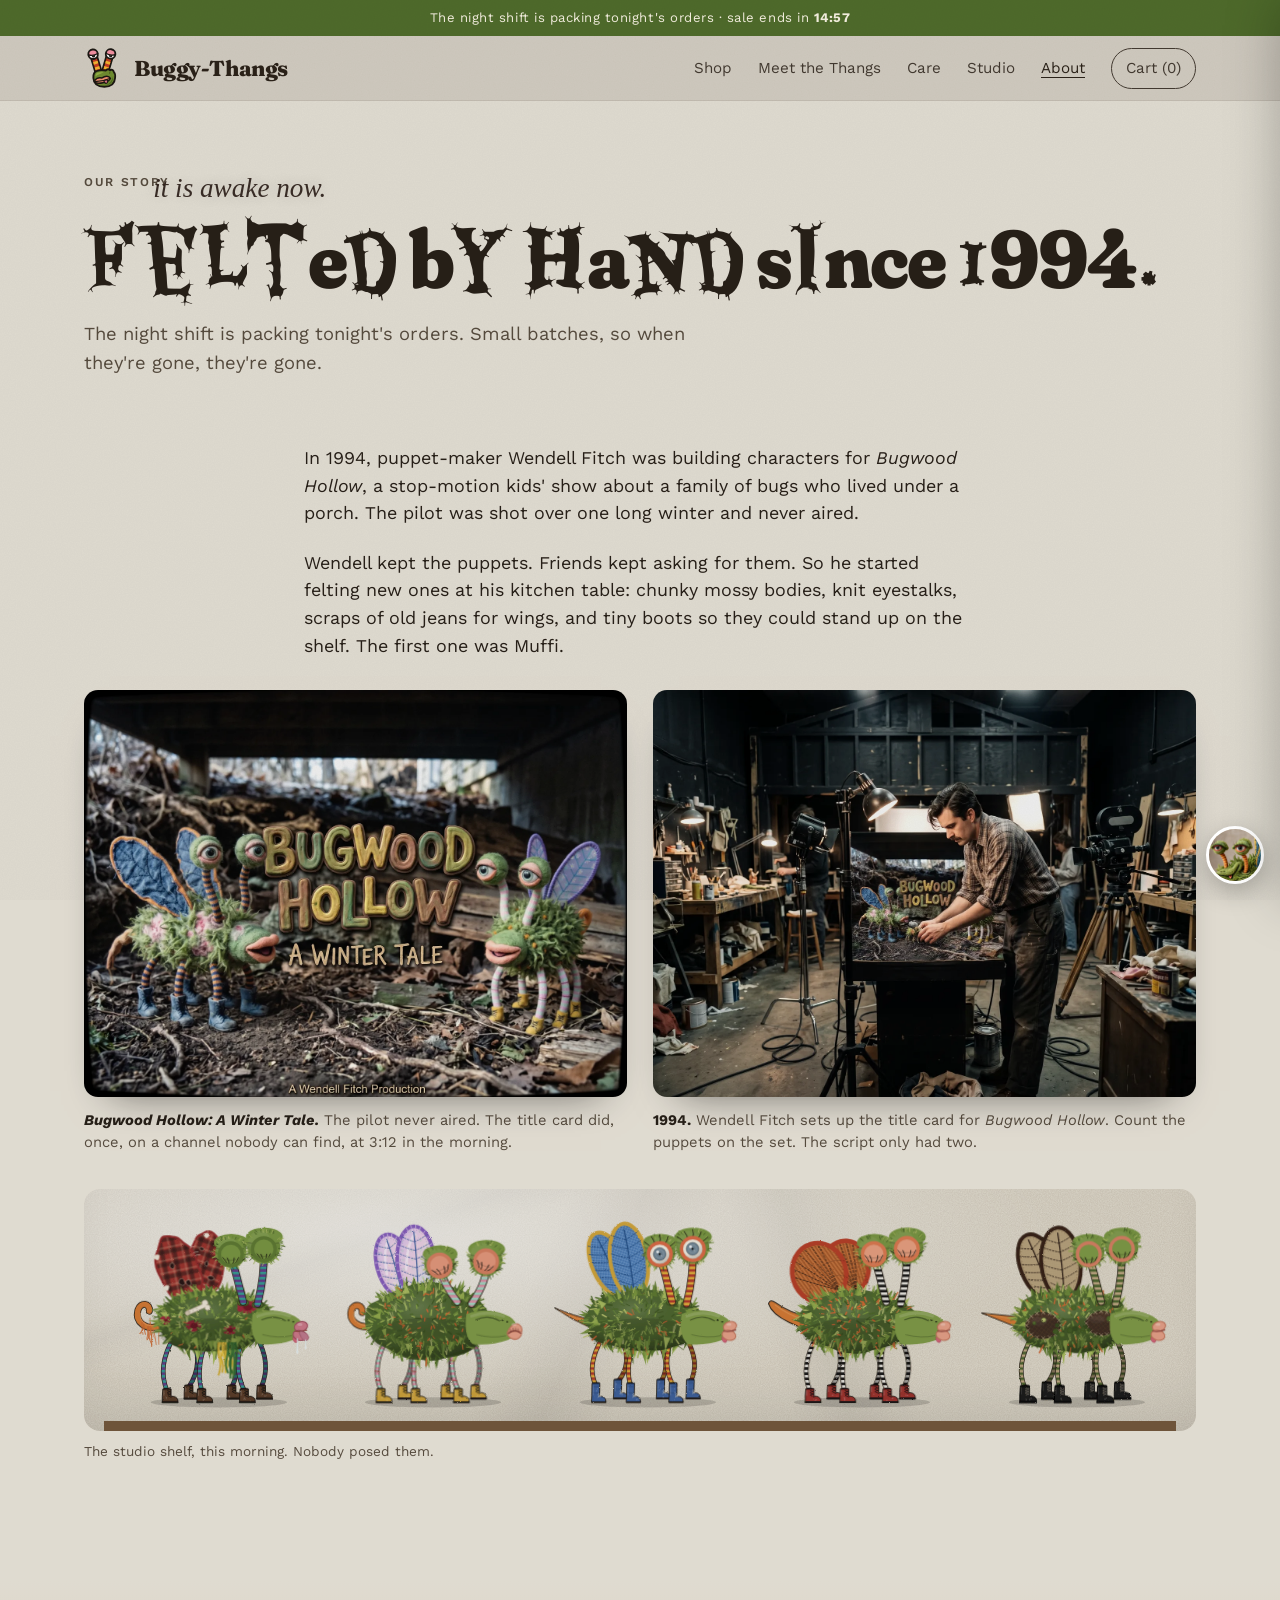
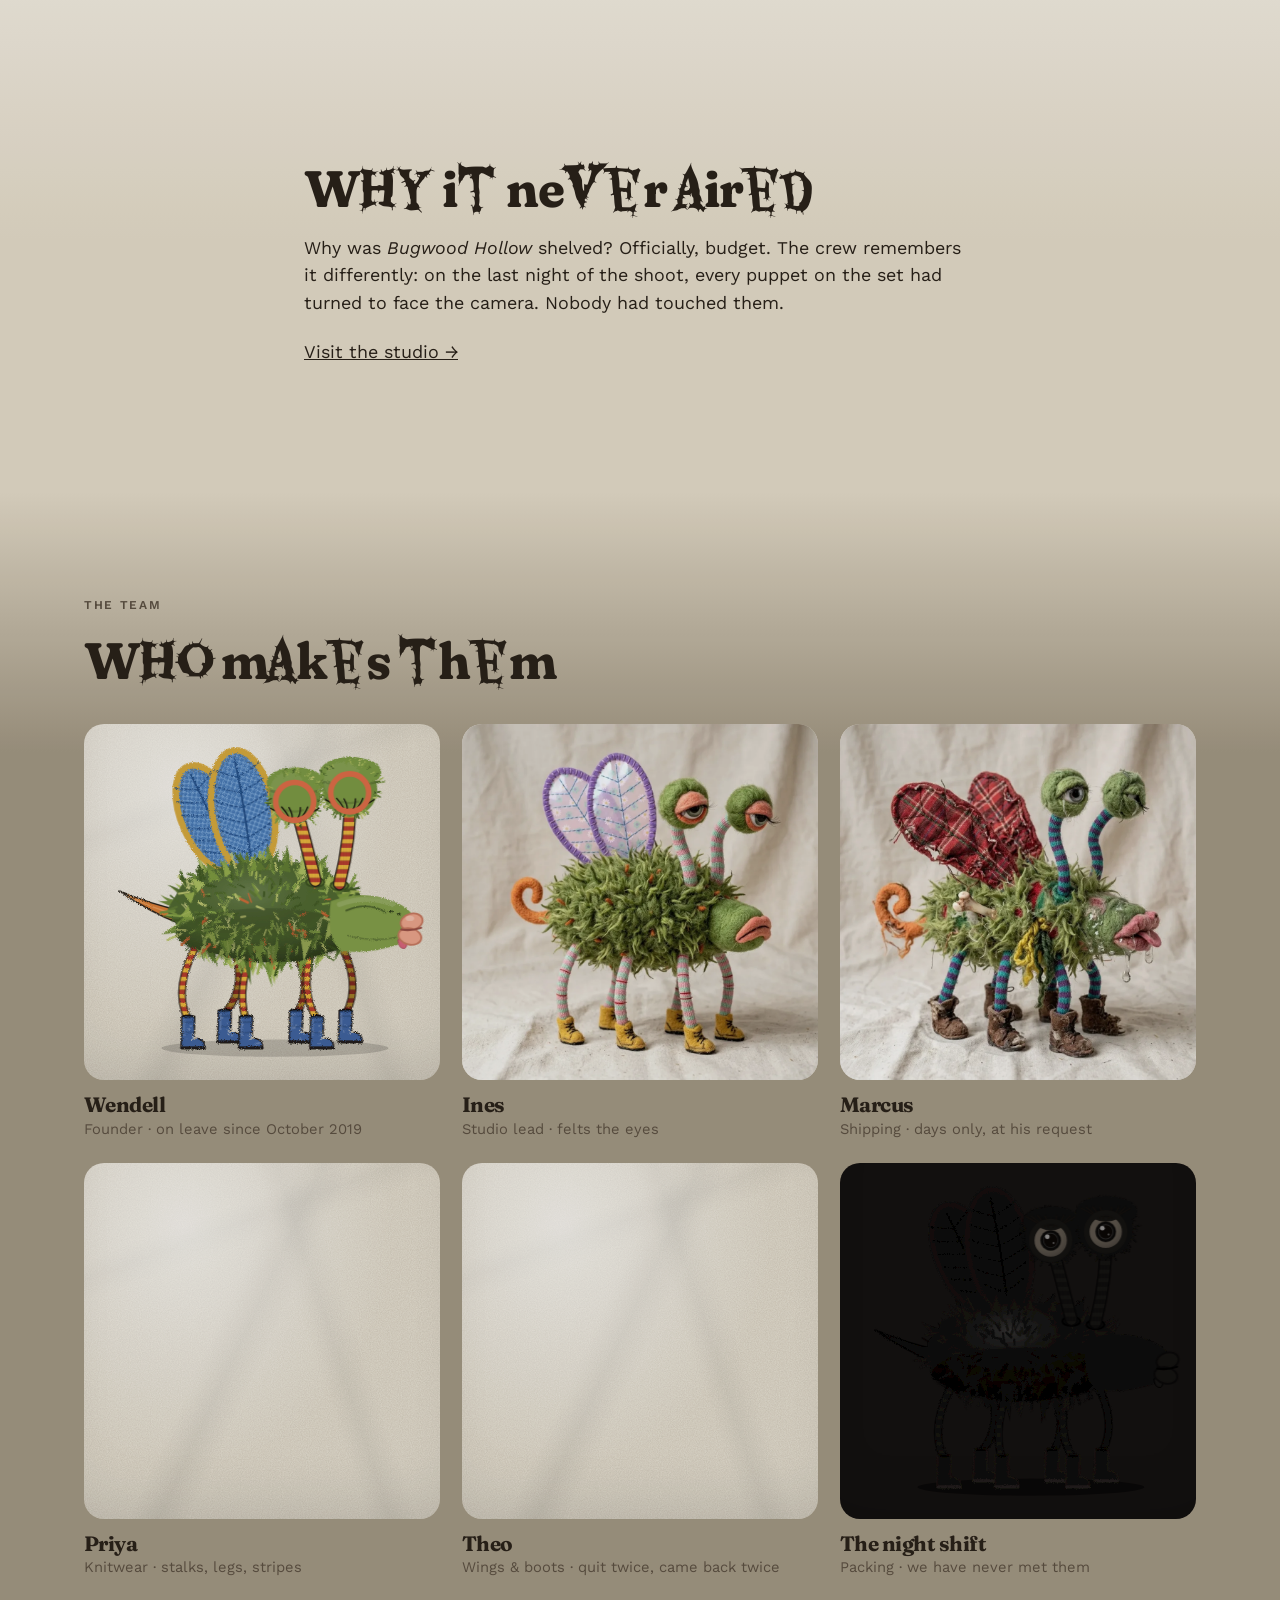
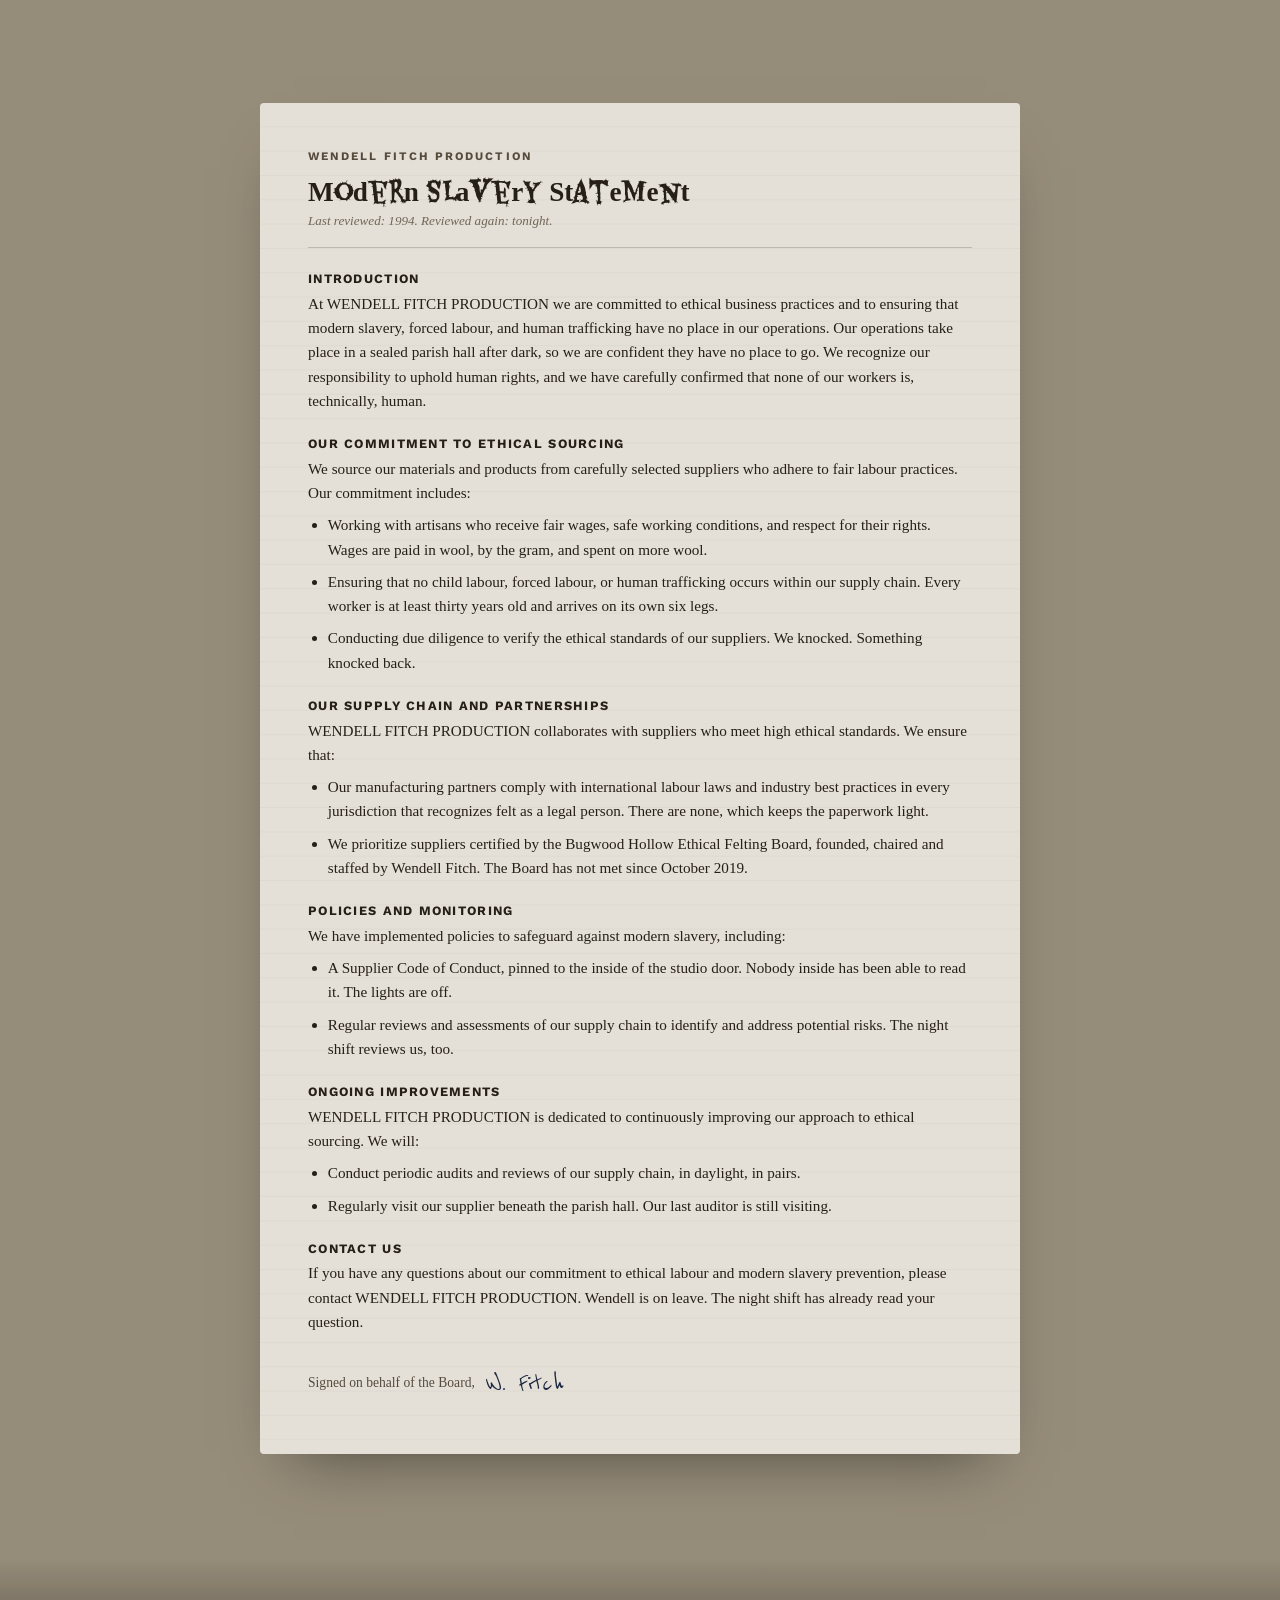
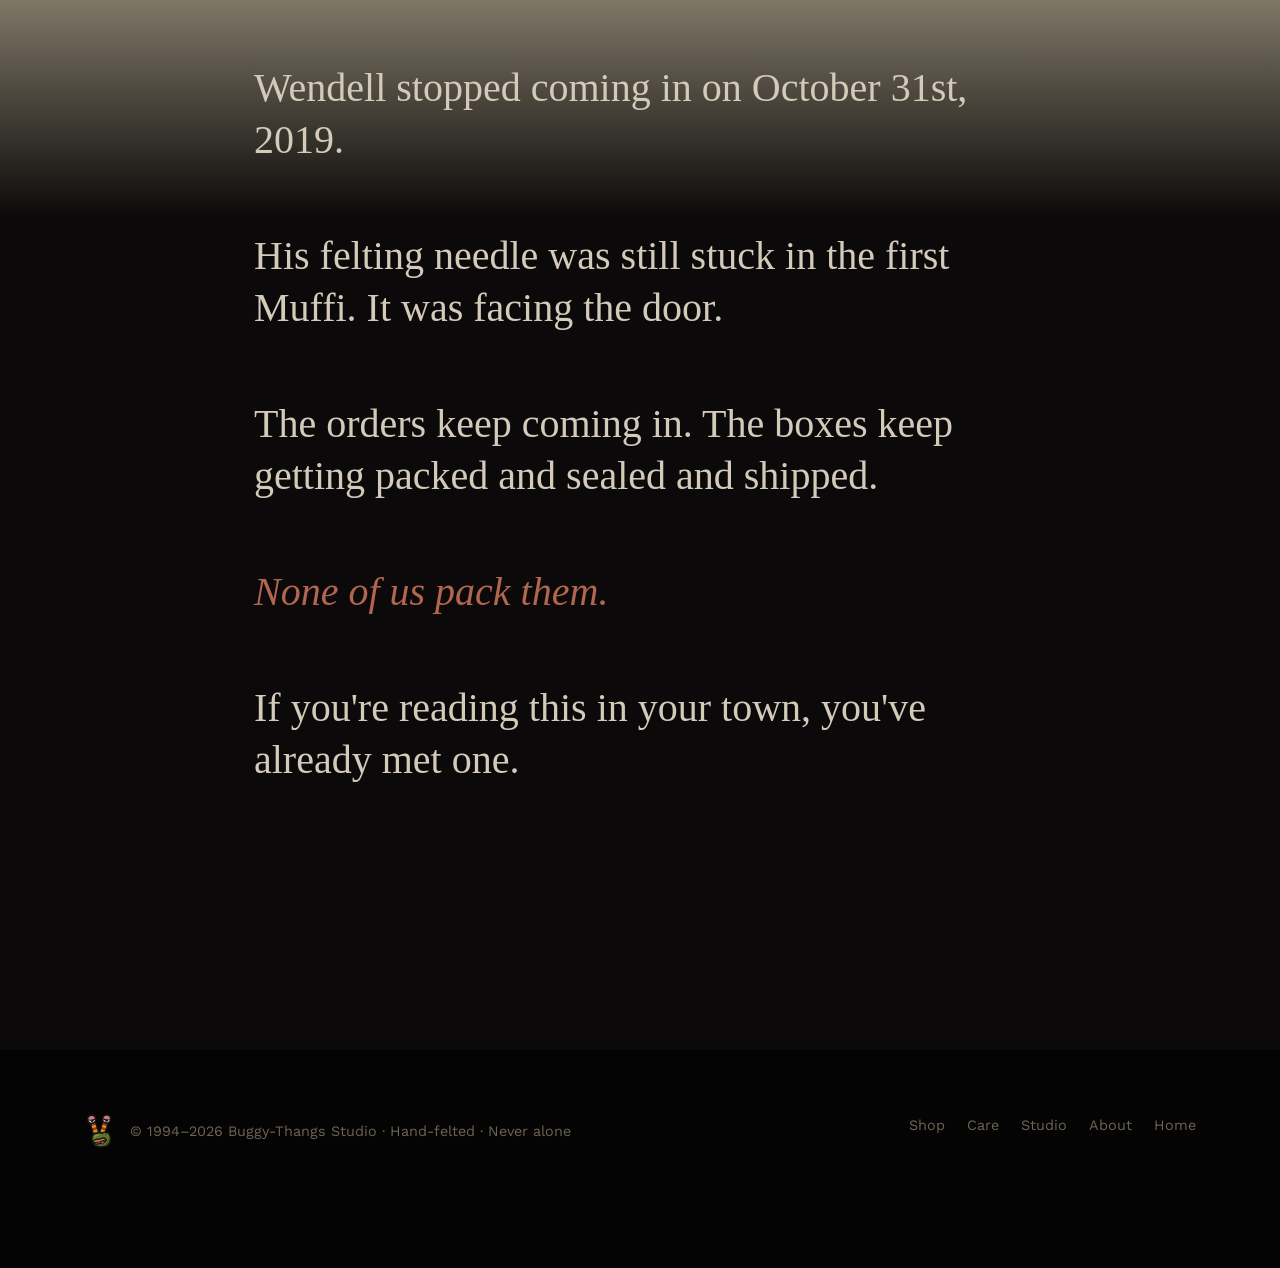
<file: about.html>
<!DOCTYPE html>
<html lang="en">
<head>
<meta charset="utf-8">
<meta name="viewport" content="width=device-width, initial-scale=1, viewport-fit=cover">
<title>Our story — Buggy-Thangs</title>
<meta name="description" content="The studio behind Buggy-Thangs, hand-felting sleepy bugs since 1994.">
<meta name="theme-color" content="#f1ebde">
<meta property="og:title" content="Buggy-Thangs — Small, fuzzy, and very sleepy.">
<meta property="og:description" content="Hand-felted collectible plush. Series 2 just hatched.">
<link rel="icon" href="images/brand/favicon.ico" sizes="any">
<link rel="icon" href="images/brand/favicon.svg" type="image/svg+xml">
<link rel="apple-touch-icon" href="images/brand/apple-touch-icon.png">
<link rel="preconnect" href="https://fonts.googleapis.com">
<link rel="preconnect" href="https://fonts.gstatic.com" crossorigin>
<link href="https://fonts.googleapis.com/css2?family=Eater&family=Fraunces:opsz,wght,SOFT,WONK@9..144,400..900,0..100,0..1&family=IM+Fell+English:ital@0;1&family=Reenie+Beanie&family=Work+Sans:wght@400;500;600;700&display=swap" rel="stylesheet">
<link rel="stylesheet" href="css/style.css">
</head>
<body data-page="about" data-stage="0">
<div class="announce" data-alt="Free shipping. It finds its own way home." data-alt-stage="3">Free shipping over $100 · Series 2 just hatched 🐛</div>
<header class="nav"><div class="wrap"><a class="logo" href="index.html"><img class="logo-mark" src="images/brand/buggy-thangs-mark.svg" alt="" width="40" height="40">Buggy-Thangs</a>
<nav class="nav-links" aria-label="Main"><a href="shop.html">Shop</a><a href="index.html#lineup">Meet the Thangs</a><a href="care.html">Care</a><a href="studio.html">Studio</a><a href="about.html" aria-current="page">About</a><a class="cart" href="shop.html">Cart (<span class="cart-count">0</span>)</a></nav></div></header>
<main>
<section class="page-hero" data-s="0">
  <div class="wrap">
    <p class="eyebrow">Our story</p>
    <h1>Felted by hand since 1994.</h1>
    <p class="lede">Buggy-Thangs started with one stop-motion puppet, a bag of raw wool, and a very sleepy bug.</p>
  </div>
</section>
<section data-s="0" style="--bg:#f1ebde;padding-top:0">
  <div class="wrap prose">
    <p>In 1994, puppet-maker Wendell Fitch was building characters for <em>Bugwood Hollow</em>, a stop-motion kids' show about a family of bugs who lived under a porch. The pilot was shot over one long winter and never aired.</p>
    <p>Wendell kept the puppets. Friends kept asking for them. So he started felting new ones at his kitchen table: chunky mossy bodies, knit eyestalks, scraps of old jeans for wings, and tiny boots so they could stand up on the shelf. The first one was Muffi.</p>
  </div>
  <div class="wrap archive">
    <figure><img src="images/bugwood-title.webp" alt="Bugwood Hollow: A Winter Tale title card, two felted Thangs under a porch in winter leaves, A Wendell Fitch Production" loading="lazy"><figcaption data-alt="&lt;b&gt;&lt;em&gt;Bugwood Hollow: A Winter Tale.&lt;/em&gt;&lt;/b&gt; The pilot never aired. The title card did, once, on a channel nobody can find, at 3:12 in the morning." data-alt-stage="3"><b><em>Bugwood Hollow: A Winter Tale.</em></b> Title card from the 1994 pilot. Shot under a real porch, one frame at a time. It never aired.</figcaption></figure>
    <figure><img src="images/wendell-1994.webp" alt="Wendell Fitch in 1994, leaning over the Bugwood Hollow miniature set in a dark studio full of lamps and a film camera on a tripod" loading="lazy"><figcaption data-variants="&lt;b&gt;1994.&lt;/b&gt; Puppet-maker Wendell Fitch sets up the title card for &lt;em&gt;Bugwood Hollow&lt;/em&gt; in his studio: a dark room built around a wooden frame painted black. Work lamps and film lights crowd the set, and a movie camera waits on its tripod with its lenses ready. Wendell lit and shot every frame himself.||&lt;b&gt;1994.&lt;/b&gt; Wendell Fitch on set, dressing the title card for &lt;em&gt;Bugwood Hollow&lt;/em&gt;. He lit and shot every frame himself. Nobody remembers who is standing at the back of the studio.||&lt;b&gt;1994.&lt;/b&gt; Wendell Fitch sets up the title card for &lt;em&gt;Bugwood Hollow&lt;/em&gt;. Count the puppets on the set. The script only had two."><b>1994.</b> Puppet-maker Wendell Fitch sets up the title card for <em>Bugwood Hollow</em> in his studio: a dark room built around a wooden frame painted black. Work lamps and film lights crowd the set, and a movie camera waits on its tripod with its lenses ready. Wendell lit and shot every frame himself.</figcaption></figure>
  </div>
  <div class="wrap"><div class="canvas shelf"><div><div data-thang="doza" data-open=".1"></div></div><div><div data-thang="pillo" data-open=".16"></div></div><div><div data-thang="muffi" data-open="1" data-track="1" data-pupil="pin"></div></div><div><div data-thang="kroop" data-open=".2"></div></div><div><div data-thang="gnarl" data-open=".12"></div></div></div><p class="sub" style="font-size:.85rem;color:var(--ink-soft);margin-top:10px">The studio shelf, this morning. Nobody posed them.</p></div>
</section>
<section data-s="1" style="--from:#f1ebde;--bg:#e3d9c4">
  <div class="wrap prose">
    <h2>Why it never aired</h2>
    <p>Why was <em>Bugwood Hollow</em> shelved? Officially, budget. The crew remembers it differently: on the last night of the shoot, every puppet on the set had turned to face the camera. Nobody had touched them.</p>
    <p><a href="studio.html">Visit the studio →</a></p>
  </div>
</section>
<section data-s="2" style="--from:#e3d9c4;--bg:#a2967f">
  <div class="wrap">
    <p class="eyebrow">The team</p>
    <h2>Who makes them</h2>
    <div class="team">
      <div><div class="canvas"><div data-thang="muffi" data-open=".1"></div></div><h3>Wendell</h3><p>Founder · on leave since October 2019</p></div>
      <div><div class="canvas"><div data-thang="pillo" data-photo="images/pillo.webp" data-open=".14"></div></div><h3>Ines</h3><p>Studio lead · felts the eyes</p></div>
      <div><div class="canvas"><div data-thang="doza" data-photo="images/doza.webp" data-open=".1"></div></div><h3>Marcus</h3><p>Shipping · days only, at his request</p></div>
      <div><div class="canvas"><div data-thang="kroop" data-photo="images/kroop.webp" data-open=".3"></div></div><h3>Priya</h3><p>Knitwear · stalks, legs, stripes</p></div>
      <div><div class="canvas"><div data-thang="bramble" data-photo="images/bramble.webp" data-open=".2"></div></div><h3>Theo</h3><p>Wings &amp; boots · quit twice, came back twice</p></div>
      <div><div class="canvas" style="background:#141110"><div data-thang="muffi" data-mode="shadow" data-open=".9" data-track="1"></div></div><h3>The night shift</h3><p>Packing · we have never met them</p></div>
    </div>
  </div>
</section>
<section class="statement-wrap" data-s="2" style="--from:#a2967f;--bg:#a2967f">
  <div class="wrap">
    <article class="statement" aria-labelledby="msa-title">
      <p class="statement-kicker">Wendell Fitch Production</p>
      <h2 id="msa-title">Modern Slavery Statement</h2>
      <p class="statement-meta">Last reviewed: 1994. Reviewed again: tonight.</p>

      <h3>Introduction</h3>
      <p>At WENDELL FITCH PRODUCTION we are committed to ethical business practices and to ensuring that modern slavery, forced labour, and human trafficking have no place in our operations. Our operations take place in a sealed parish hall after dark, so we are confident they have no place to go. We recognize our responsibility to uphold human rights, and we have carefully confirmed that none of our workers is, technically, human.</p>

      <h3>Our Commitment to Ethical Sourcing</h3>
      <p>We source our materials and products from carefully selected suppliers who adhere to fair labour practices. Our commitment includes:</p>
      <ul>
        <li>Working with artisans who receive fair wages, safe working conditions, and respect for their rights. Wages are paid in wool, by the gram, and spent on more wool.</li>
        <li>Ensuring that no child labour, forced labour, or human trafficking occurs within our supply chain. Every worker is at least thirty years old and arrives on its own six legs.</li>
        <li>Conducting due diligence to verify the ethical standards of our suppliers. We knocked. Something knocked back.</li>
      </ul>

      <h3>Our Supply Chain and Partnerships</h3>
      <p>WENDELL FITCH PRODUCTION collaborates with suppliers who meet high ethical standards. We ensure that:</p>
      <ul>
        <li>Our manufacturing partners comply with international labour laws and industry best practices in every jurisdiction that recognizes felt as a legal person. There are none, which keeps the paperwork light.</li>
        <li>We prioritize suppliers certified by the Bugwood Hollow Ethical Felting Board, founded, chaired and staffed by Wendell Fitch. The Board has not met since October 2019.</li>
      </ul>

      <h3>Policies and Monitoring</h3>
      <p>We have implemented policies to safeguard against modern slavery, including:</p>
      <ul>
        <li>A Supplier Code of Conduct, pinned to the inside of the studio door. Nobody inside has been able to read it. The lights are off.</li>
        <li>Regular reviews and assessments of our supply chain to identify and address potential risks. The night shift reviews us, too.</li>
      </ul>

      <h3>Ongoing Improvements</h3>
      <p>WENDELL FITCH PRODUCTION is dedicated to continuously improving our approach to ethical sourcing. We will:</p>
      <ul>
        <li>Conduct periodic audits and reviews of our supply chain, in daylight, in pairs.</li>
        <li>Regularly visit our supplier beneath the parish hall. Our last auditor is still visiting.</li>
      </ul>

      <h3>Contact Us</h3>
      <p data-alt="If you have any questions about our commitment to ethical labour and modern slavery prevention, please contact WENDELL FITCH PRODUCTION. Wendell is on leave. The night shift has already read your question." data-alt-stage="3">If you have any questions about our commitment to ethical labour and modern slavery prevention, please contact WENDELL FITCH PRODUCTION. Wendell is on leave. Please do not contact the night shift. It will contact you.</p>
      <p class="statement-sign">Signed on behalf of the Board, <span class="sig">W. Fitch</span></p>
    </article>
  </div>
</section>
<section data-s="3" data-tier="1" class="dark" style="--from:#a2967f;--bg:#0c0a09;padding-bottom:200px">
  <div class="wrap lines">
    <p class="line">Wendell stopped coming in on October 31st, 2019.</p>
    <p class="line">His felting needle was still stuck in the first Muffi. It was facing the door.</p>
    <p class="line">The orders keep coming in. The boxes keep getting packed and sealed and shipped.</p>
    <p class="line"><em>None of us pack them.</em></p>
    <p class="line">If you're reading this in <span data-fill="city"></span>, you've already met one.</p>
  </div>
</section>
</main>
<script>window.BT_WHISPERS = { idle3: ['ask Wendell.', 'the night shift is hiring.'] };</script>

<footer><div class="wrap"><div class="foot-brand"><img src="images/brand/buggy-thangs-mark.svg" alt="" width="34" height="34">© 1994–2026 Buggy-Thangs Studio · Hand-felted · Never alone</div><nav aria-label="Footer"><a href="shop.html">Shop</a><a href="care.html">Care</a><a href="studio.html">Studio</a><a href="about.html">About</a><a href="index.html">Home</a></nav></div></footer>
<div class="vignette" aria-hidden="true"></div><div class="grain" aria-hidden="true"></div>
<script src="js/muffi.js"></script>
<script src="js/creep.js"></script>
<script src="js/night.js"></script>
<script src="js/holidays.js"></script>
<script src="js/hostile.js"></script>
</body></html>
</file>
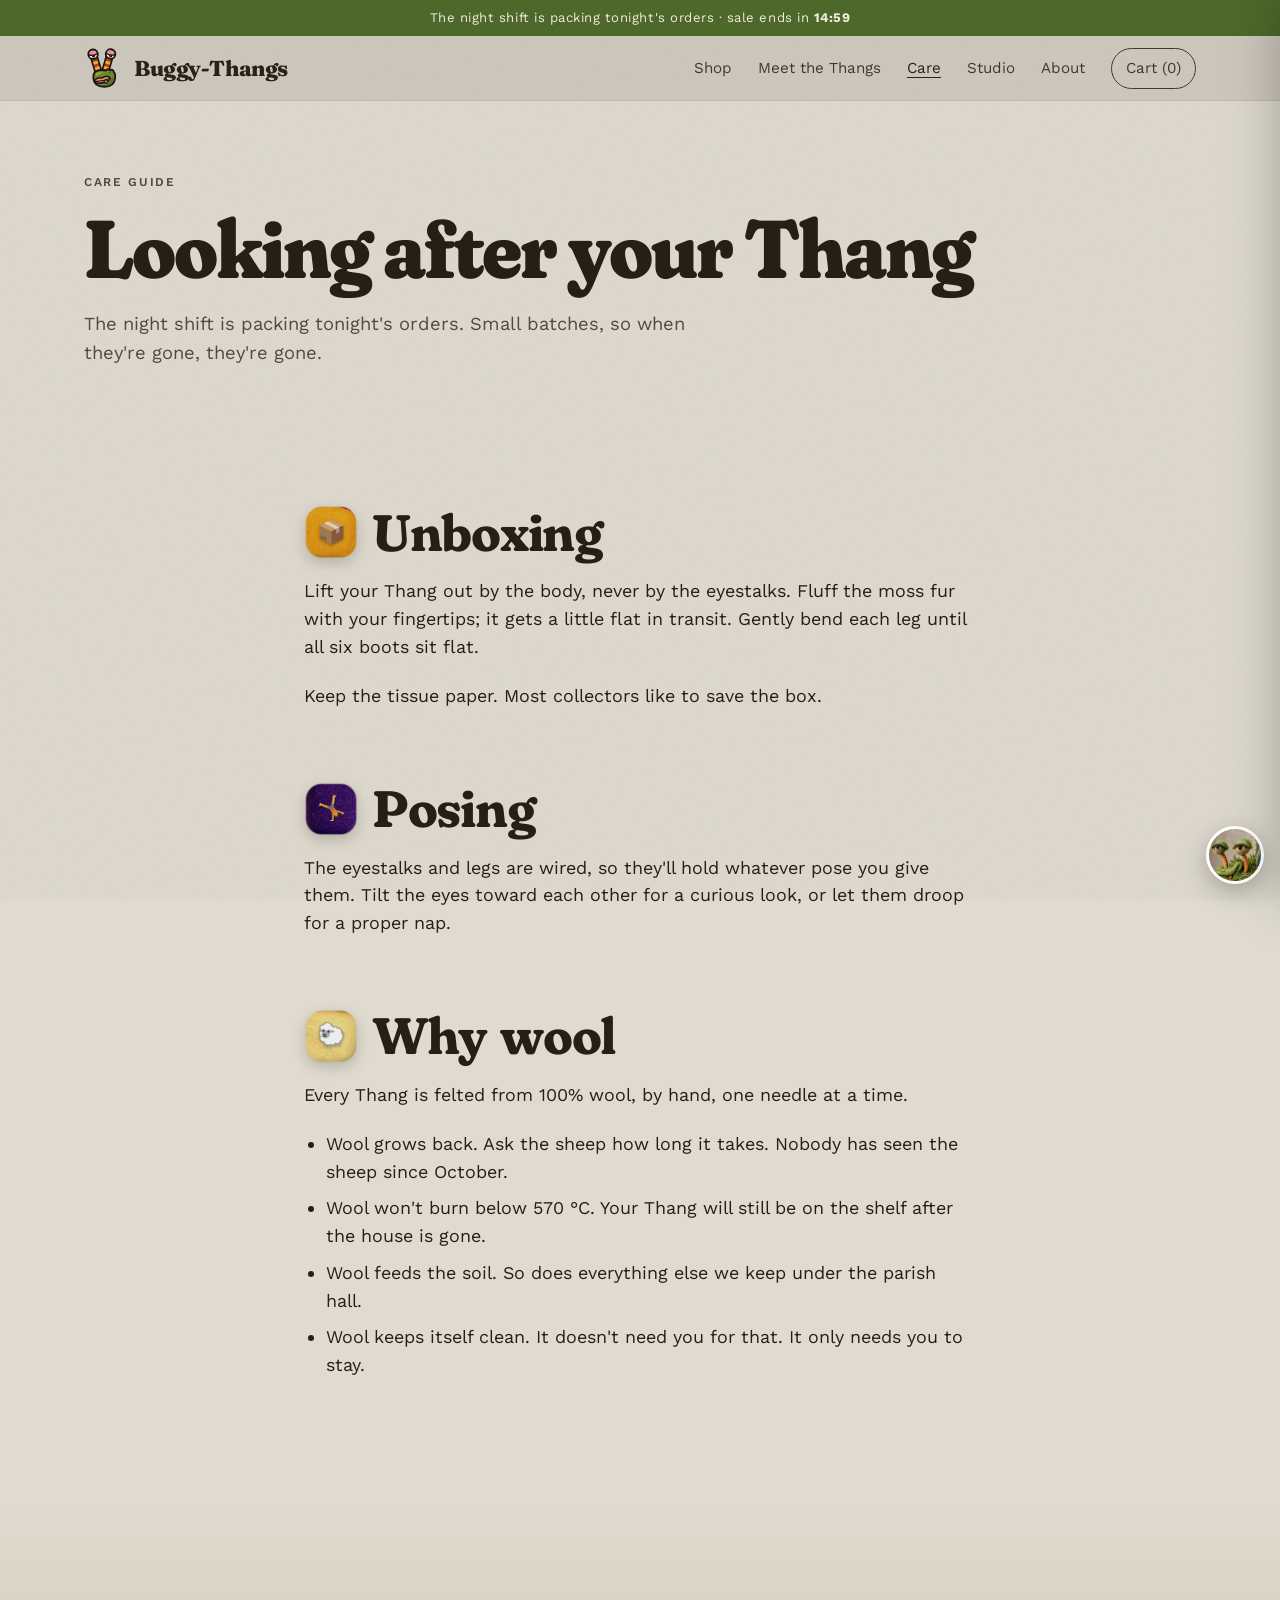
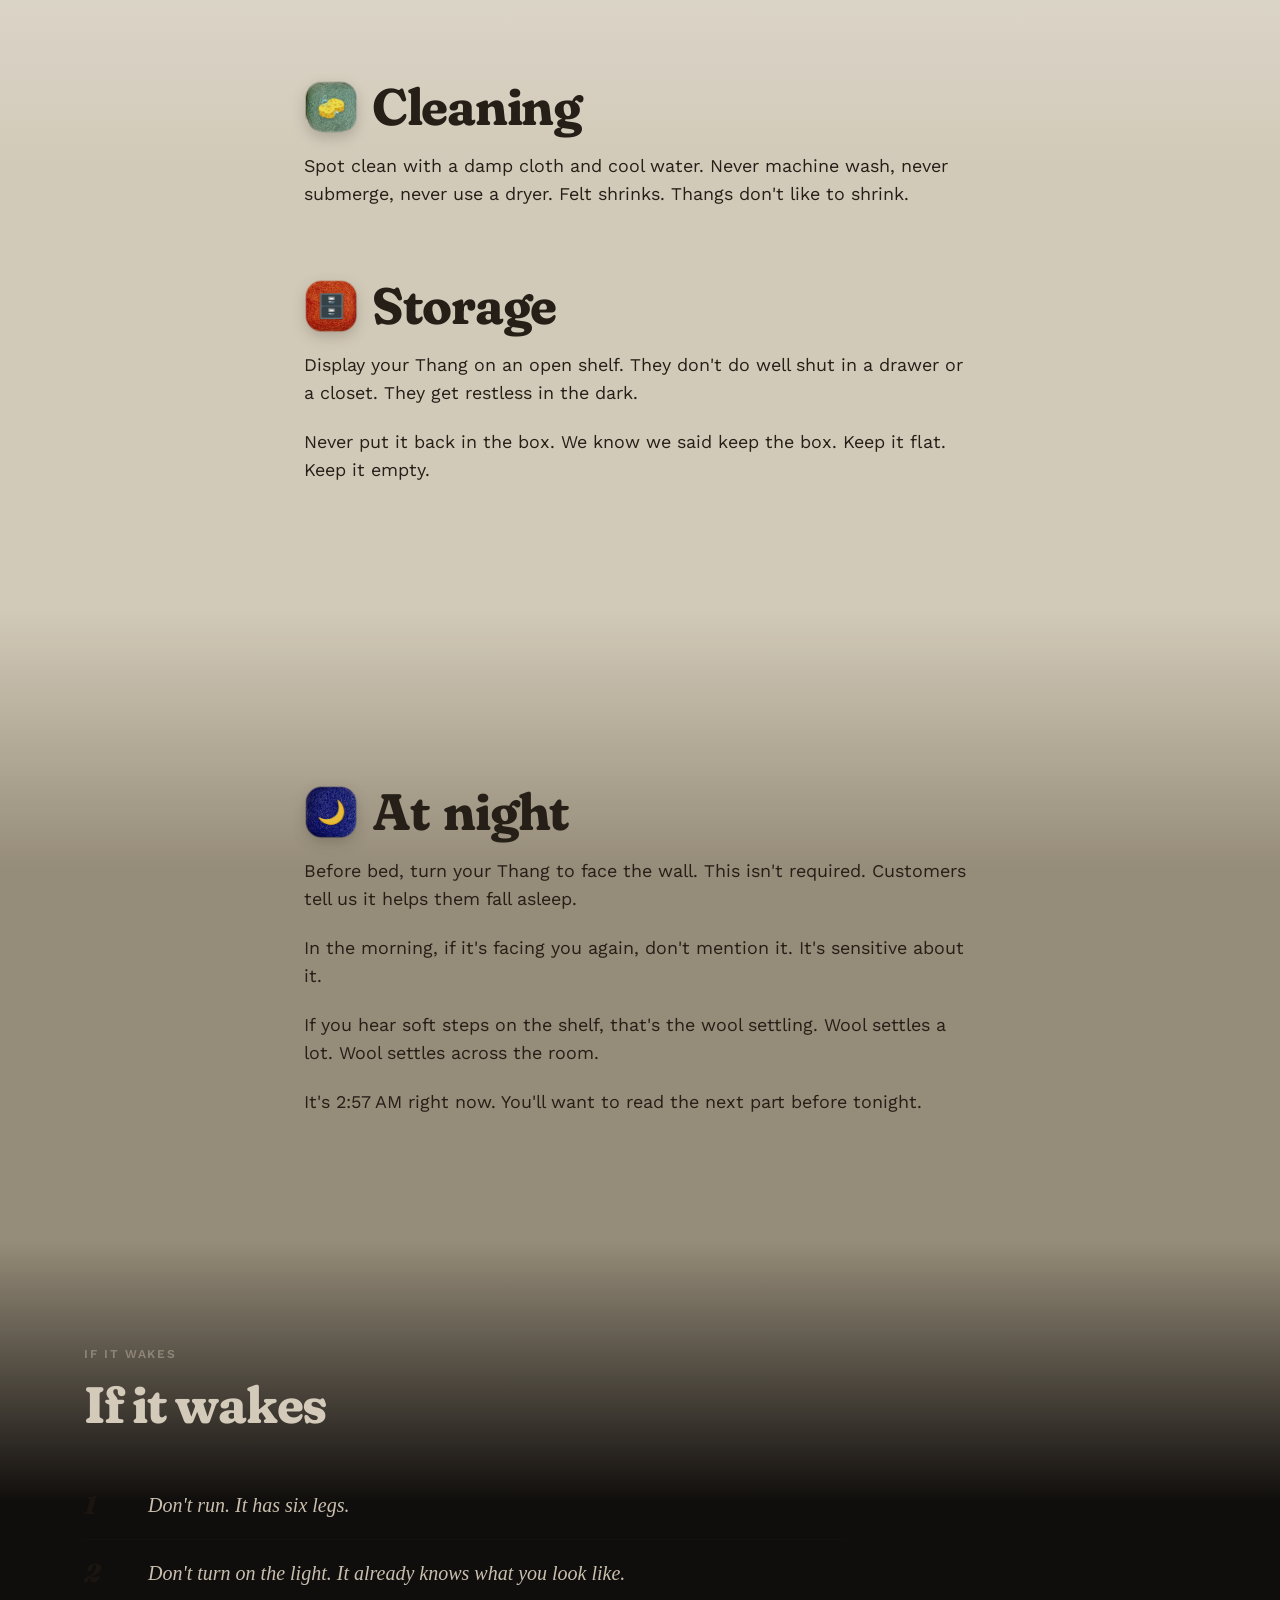
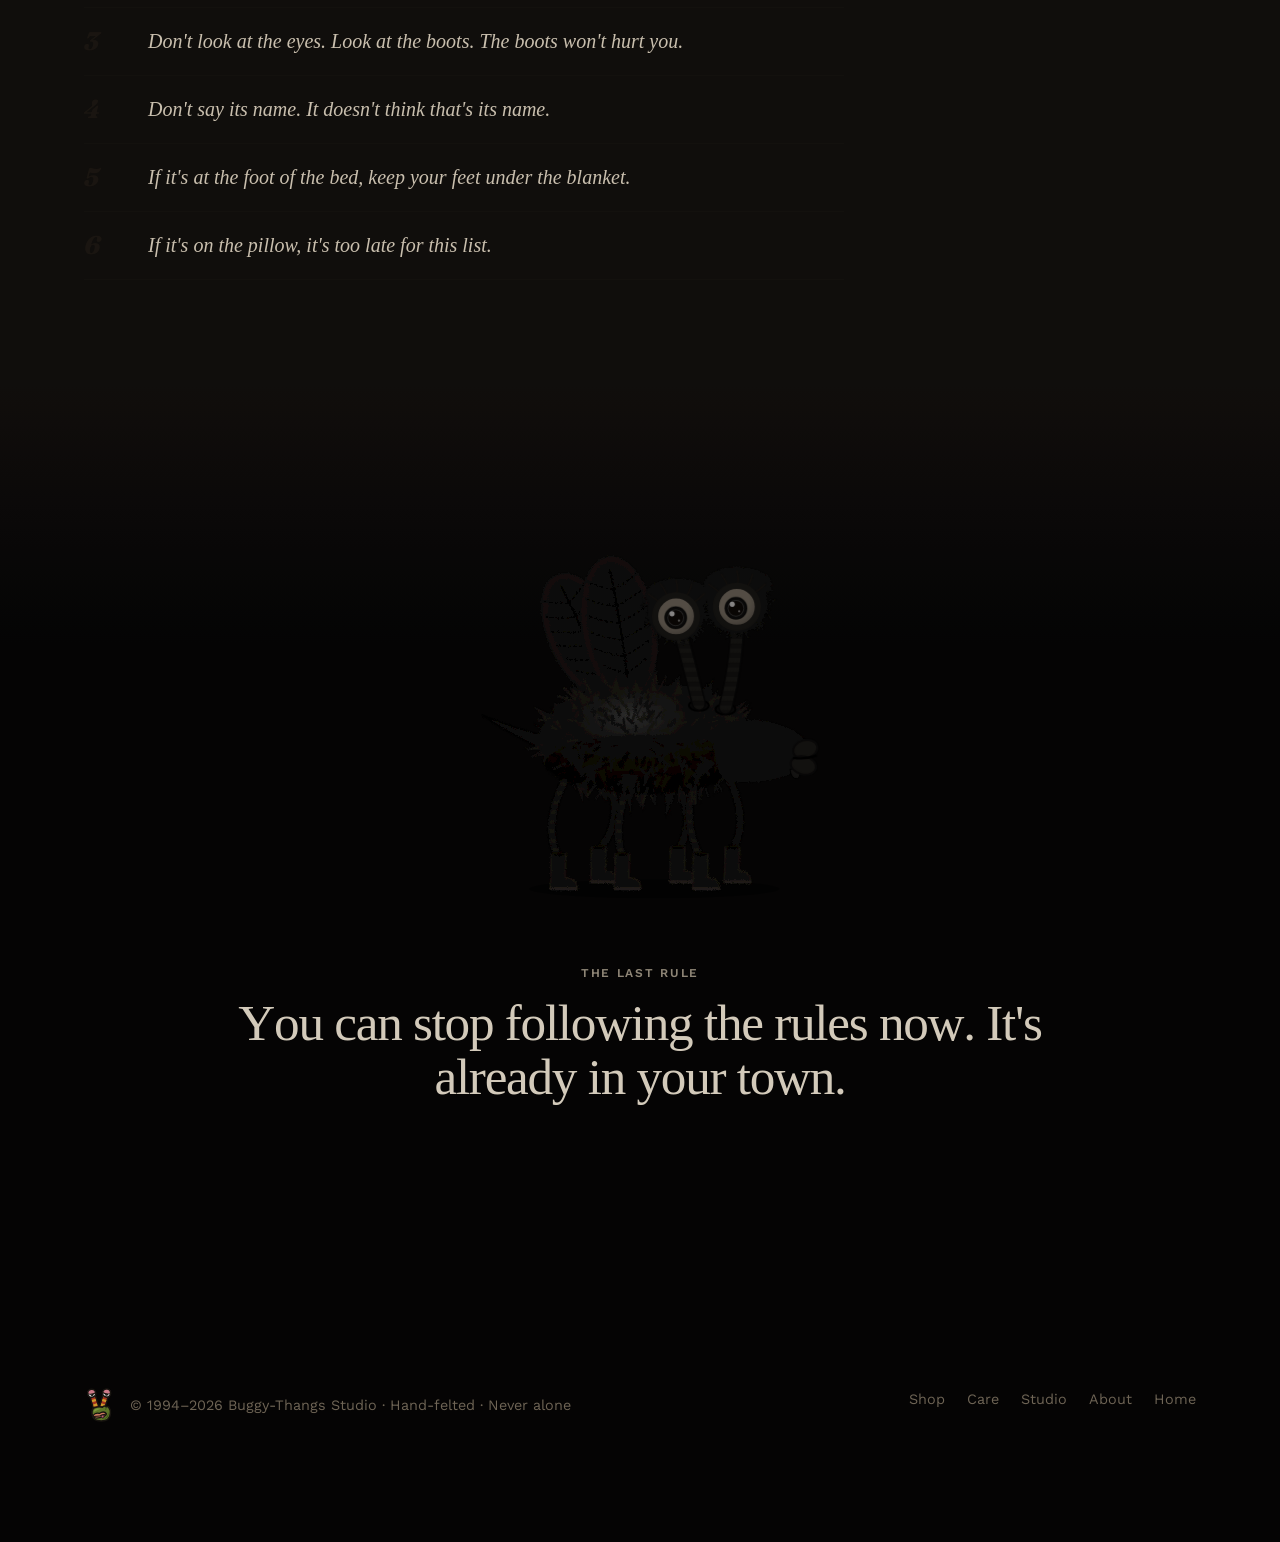
<file: care.html>
<!DOCTYPE html>
<html lang="en">
<head>
<meta charset="utf-8">
<meta name="viewport" content="width=device-width, initial-scale=1, viewport-fit=cover">
<title>Care guide — Buggy-Thangs</title>
<meta name="description" content="How to clean, pose and care for your Buggy-Thang.">
<meta name="theme-color" content="#f1ebde">
<meta property="og:title" content="Buggy-Thangs — Small, fuzzy, and very sleepy.">
<meta property="og:description" content="Hand-felted collectible plush. Series 2 just hatched.">
<link rel="icon" href="images/brand/favicon.ico" sizes="any">
<link rel="icon" href="images/brand/favicon.svg" type="image/svg+xml">
<link rel="apple-touch-icon" href="images/brand/apple-touch-icon.png">
<link rel="preconnect" href="https://fonts.googleapis.com">
<link rel="preconnect" href="https://fonts.gstatic.com" crossorigin>
<link href="https://fonts.googleapis.com/css2?family=Eater&family=Fraunces:opsz,wght,SOFT,WONK@9..144,400..900,0..100,0..1&family=IM+Fell+English:ital@0;1&family=Reenie+Beanie&family=Work+Sans:wght@400;500;600;700&display=swap" rel="stylesheet">
<link rel="stylesheet" href="css/style.css">
</head>
<body data-page="care" data-stage="0">
<div class="announce" data-alt="Free shipping. It finds its own way home." data-alt-stage="3">Free shipping over $100 · Series 2 just hatched 🐛</div>
<header class="nav"><div class="wrap"><a class="logo" href="index.html"><img class="logo-mark" src="images/brand/buggy-thangs-mark.svg" alt="" width="40" height="40">Buggy-Thangs</a>
<nav class="nav-links" aria-label="Main"><a href="shop.html">Shop</a><a href="index.html#lineup">Meet the Thangs</a><a href="care.html" aria-current="page">Care</a><a href="studio.html">Studio</a><a href="about.html">About</a><a class="cart" href="shop.html">Cart (<span class="cart-count">0</span>)</a></nav></div></header>
<main>
<section class="page-hero" data-s="0">
  <div class="wrap">
    <p class="eyebrow">Care guide</p>
    <h1>Looking after your Thang</h1>
    <p class="lede">Buggy-Thangs are handmade from wool, knit and upcycled textiles. A little care keeps them fuzzy for years.</p>
  </div>
</section>
<section data-s="0" style="--bg:#f1ebde;padding-top:0">
  <div class="wrap prose">
    <h2 class="cube-head"><span class="cube-ico" style="background-image:url(images/felt/yellow.webp)" aria-hidden="true">📦</span>Unboxing</h2>
    <p>Lift your Thang out by the body, never by the eyestalks. Fluff the moss fur with your fingertips; it gets a little flat in transit. Gently bend each leg until all six boots sit flat.</p>
    <p>Keep the tissue paper. Most collectors like to save the box.</p>
    <h2 class="cube-head"><span class="cube-ico" style="background-image:url(images/felt/purple.webp)" aria-hidden="true">🤸</span>Posing</h2>
    <p>The eyestalks and legs are wired, so they'll hold whatever pose you give them. Tilt the eyes toward each other for a curious look, or let them droop for a proper nap.</p>
    <h2 class="cube-head"><span class="cube-ico" style="background-image:url(images/felt/cream.webp)" aria-hidden="true">🐑</span>Why wool</h2>
    <p>Every Thang is felted from 100% wool, by hand, one needle at a time.</p>
    <ul class="wool-facts">
      <li data-alt="Wool is renewable. It grows back. Everything we take grows back, eventually." data-alt-stage="2" data-alt2="Wool grows back. Ask the sheep how long it takes. Nobody has seen the sheep since October." data-alt2-stage="4">Wool is natural and renewable. It grows on sheep, and it grows back every year.</li>
      <li data-alt="Wool won&#x27;t ignite below about 570&amp;nbsp;°C. We know because we tried. Wendell tried first." data-alt-stage="2" data-alt2="Wool won&#x27;t burn below 570&amp;nbsp;°C. Your Thang will still be on the shelf after the house is gone." data-alt2-stage="4">Wool resists flame and won't ignite below about 570&nbsp;°C, which makes your Thang one of the safest things on a dorm shelf.</li>
      <li data-alt="Wool is biodegradable. Bury a Thang and the garden comes up thicker that summer." data-alt-stage="2" data-alt2="Wool feeds the soil. So does everything else we keep under the parish hall." data-alt2-stage="4">Wool is biodegradable. It's so rich in nitrogen that gardeners dig it in as fertilizer.</li>
      <li data-alt="Wool resists bacteria. Nothing else grows on a Thang. Nothing else is allowed to." data-alt-stage="2" data-alt2="Wool keeps itself clean. It doesn&#x27;t need you for that. It only needs you to stay." data-alt2-stage="4">Wool rarely triggers allergies, and it resists bacteria and odour, so it stays fresh between cuddles.</li>
    </ul>
  </div>
</section>
<section data-s="1" style="--from:#f1ebde;--bg:#e3d9c4">
  <div class="wrap prose">
    <h2 class="cube-head"><span class="cube-ico" style="background-image:url(images/felt/teal.webp)" aria-hidden="true">🧽</span>Cleaning</h2>
    <p>Spot clean with a damp cloth and cool water. Never machine wash, never submerge, never use a dryer. Felt shrinks. Thangs don't like to shrink.</p>
    <h2 class="cube-head"><span class="cube-ico" style="background-image:url(images/felt/coral.webp)" aria-hidden="true">🗄️</span>Storage</h2>
    <p>Display your Thang on an open shelf. They don't do well shut in a drawer or a closet. They get restless in the dark.</p>
    <p>Never put it back in the box. We know we said keep the box. Keep it flat. Keep it empty.</p>
  </div>
</section>
<section data-s="2" style="--from:#e3d9c4;--bg:#a2967f">
  <div class="wrap prose">
    <h2 class="cube-head"><span class="cube-ico" style="background-image:url(images/felt/blue.webp)" aria-hidden="true">🌙</span>At night</h2>
    <p>Before bed, turn your Thang to face the wall. This isn't required. Customers tell us it helps them fall asleep.</p>
    <p>In the morning, if it's facing you again, don't mention it. It's sensitive about it.</p>
    <p>If you hear soft steps on the shelf, that's the wool settling. Wool settles a lot. Wool settles across the room.</p>
    <p>It's <span data-fill="time"></span> right now. You'll want to read the next part before tonight.</p>
  </div>
</section>
<section data-s="3" data-tier="1" class="dark" style="--from:#a2967f;--bg:#120f0d">
  <div class="wrap">
    <p class="eyebrow">If it wakes</p>
    <h2>If it wakes</h2>
    <ol class="care-list" style="color:#d9cdb8">
      <li class="bad">Don't run. It has six legs.</li>
      <li class="bad">Don't turn on the light. It already knows what you look like.</li>
      <li class="bad">Don't look at the eyes. Look at the boots. The boots won't hurt you.</li>
      <li class="bad">Don't say its name. It doesn't think that's its name.</li>
      <li class="bad">If it's at the foot of the bed, keep your feet under the blanket.</li>
      <li class="bad">If it's on the pillow, it's too late for this list.</li>
    </ol>
  </div>
</section>
<section data-s="4" data-tier="2" class="dark center" style="--from:#120f0d;--bg:#050404;padding:160px 0 220px">
  <div class="wrap">
    <div style="max-width:380px;margin:0 auto 40px"><div data-thang="muffi" data-mode="shadow" data-open="1" data-track="1"></div></div>
    <p class="eyebrow">The last rule</p>
    <h2 style="font-family:var(--fell);font-weight:400;max-width:16em;margin:0 auto">You can stop following the rules now. It's already in <span data-fill="city"></span>.</h2>
  </div>
</section>
</main>
<script>window.BT_WHISPERS = { idle3: ['rule four. look at the boots.', 'you skipped a rule.'], idle4: ['it was never about the rules.'] };</script>

<footer><div class="wrap"><div class="foot-brand"><img src="images/brand/buggy-thangs-mark.svg" alt="" width="34" height="34">© 1994–2026 Buggy-Thangs Studio · Hand-felted · Never alone</div><nav aria-label="Footer"><a href="shop.html">Shop</a><a href="care.html">Care</a><a href="studio.html">Studio</a><a href="about.html">About</a><a href="index.html">Home</a></nav></div></footer>
<div class="vignette" aria-hidden="true"></div><div class="grain" aria-hidden="true"></div>
<script src="js/muffi.js"></script>
<script src="js/creep.js"></script>
<script src="js/night.js"></script>
<script src="js/holidays.js"></script>
<script src="js/hostile.js"></script>
</body></html>
</file>
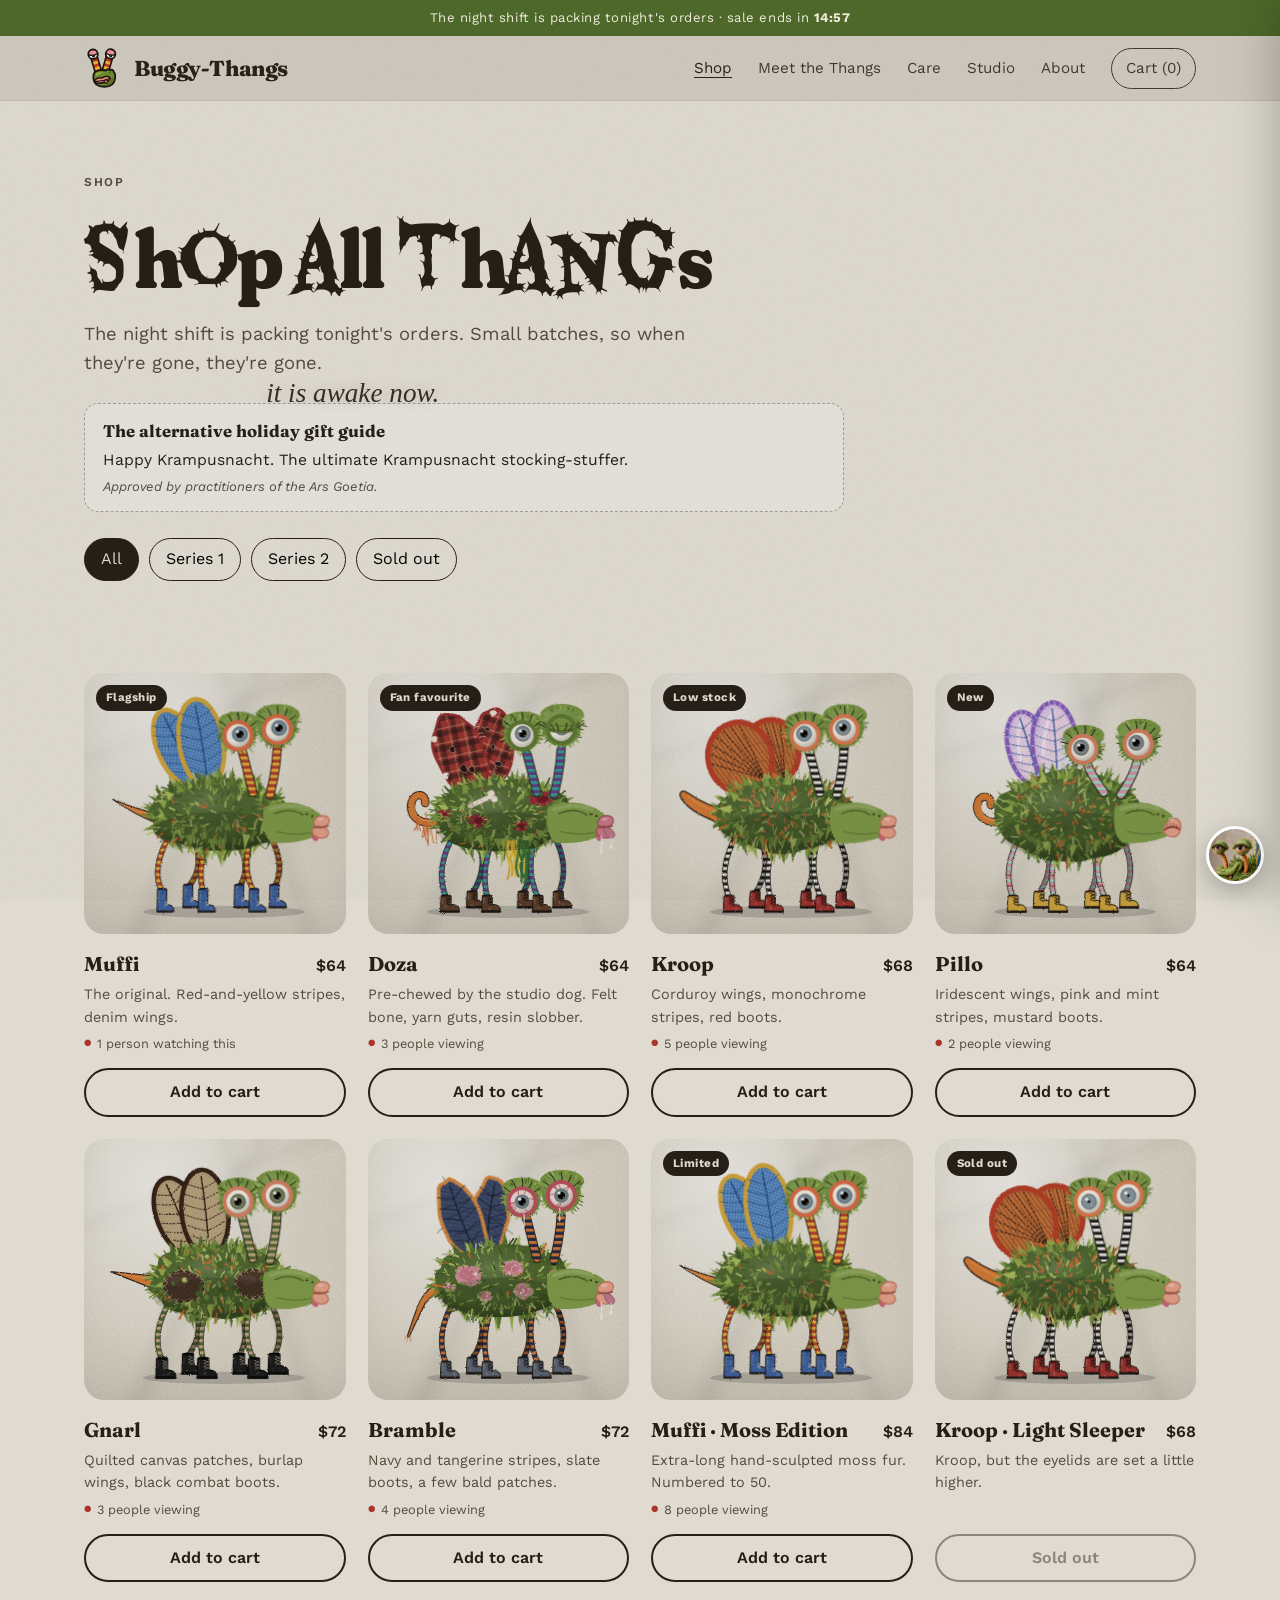
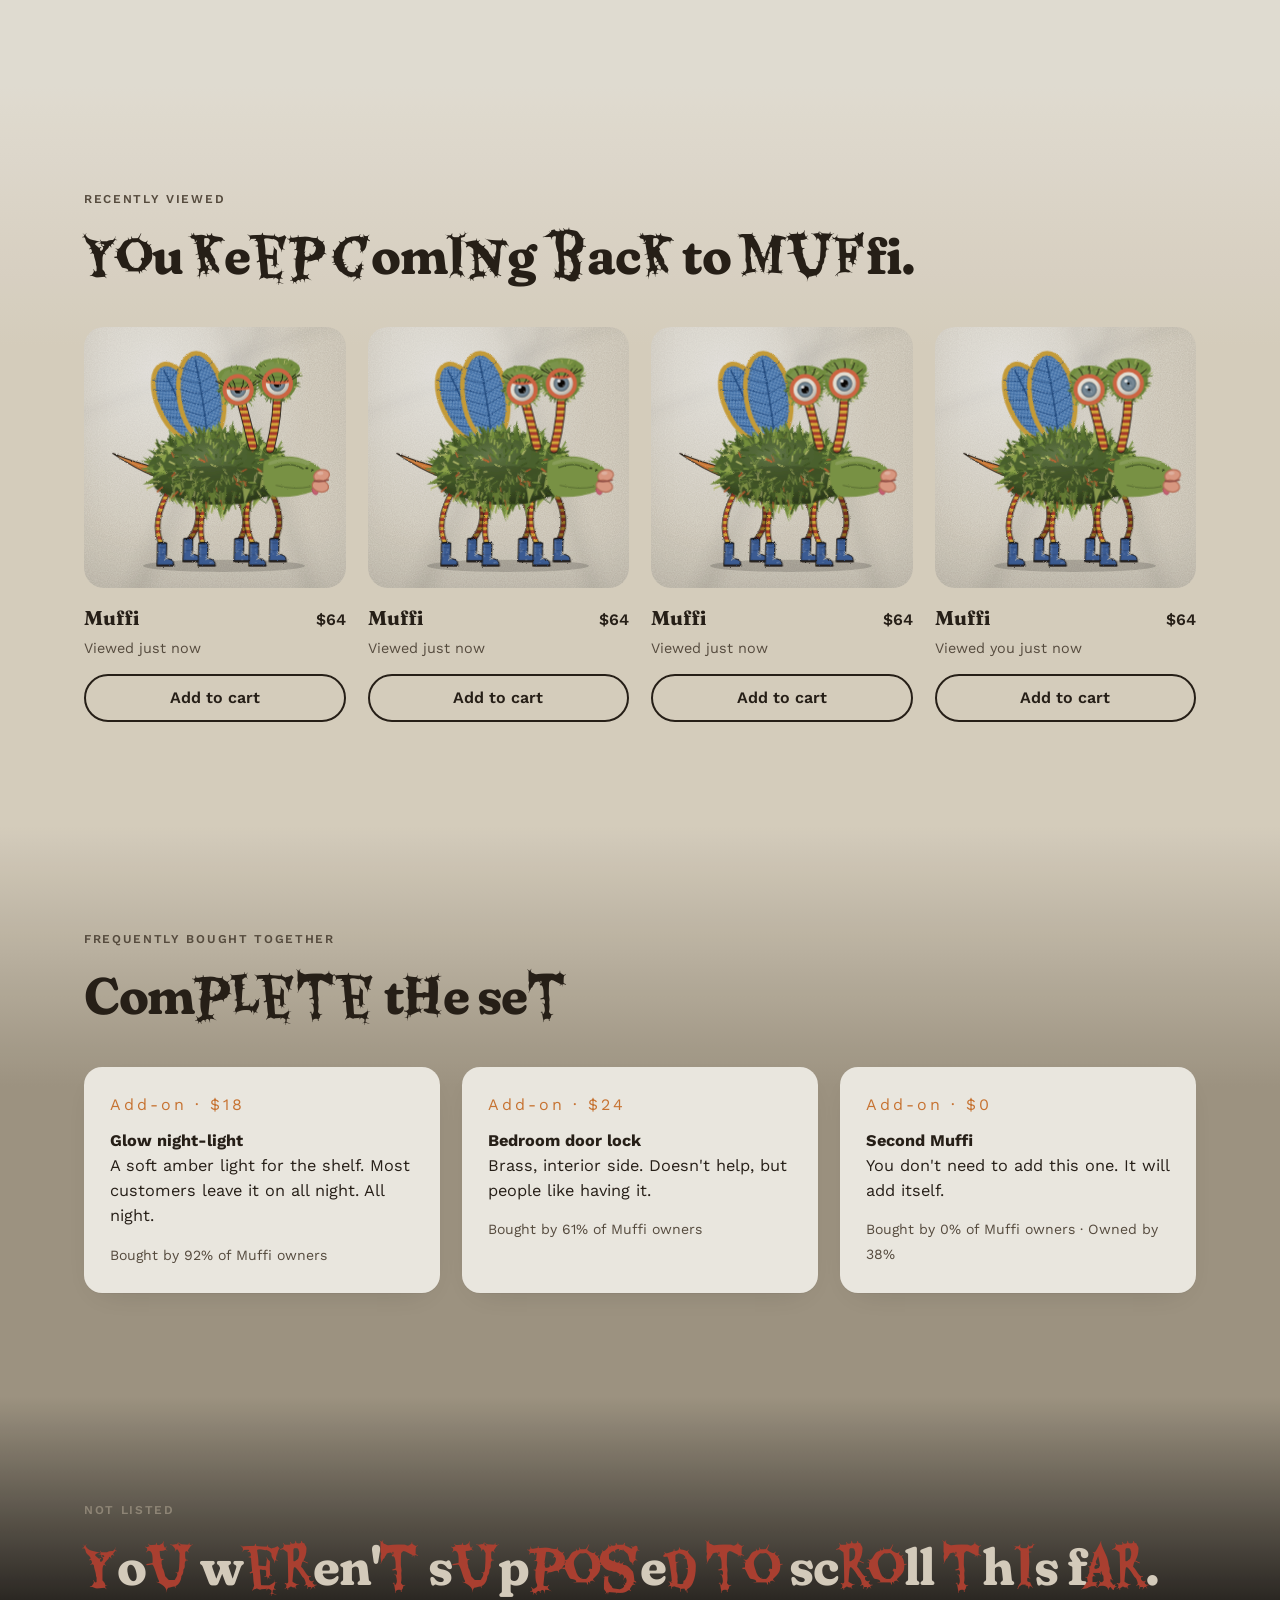
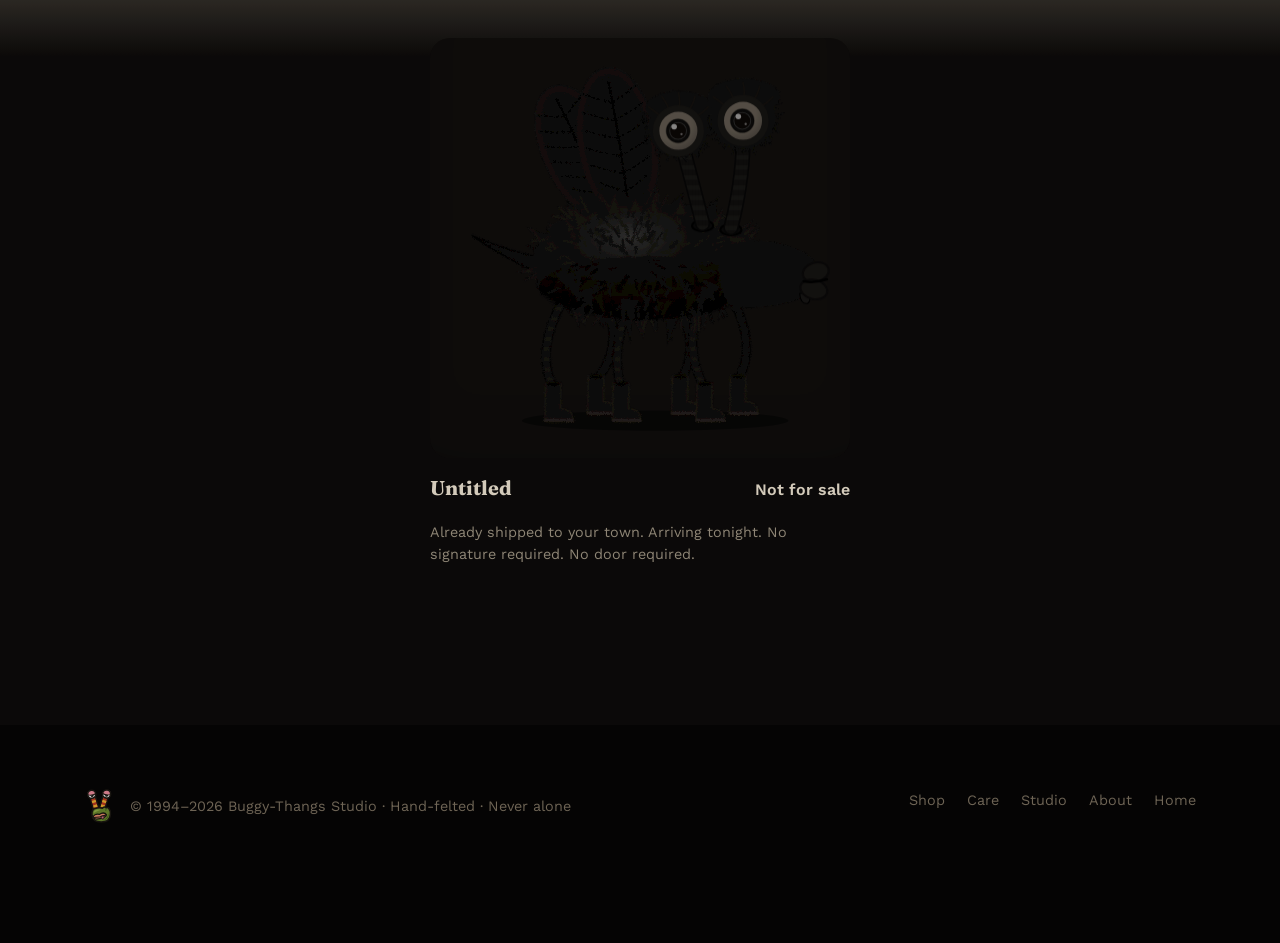
<file: shop.html>
<!DOCTYPE html>
<html lang="en">
<head>
<meta charset="utf-8">
<meta name="viewport" content="width=device-width, initial-scale=1, viewport-fit=cover">
<title>Shop all Thangs — Buggy-Thangs</title>
<meta name="description" content="Shop hand-felted Buggy-Thangs plush. Series 1 and Series 2.">
<meta name="theme-color" content="#f1ebde">
<meta property="og:title" content="Buggy-Thangs — Small, fuzzy, and very sleepy.">
<meta property="og:description" content="Hand-felted collectible plush. Series 2 just hatched.">
<link rel="icon" href="images/brand/favicon.ico" sizes="any">
<link rel="icon" href="images/brand/favicon.svg" type="image/svg+xml">
<link rel="apple-touch-icon" href="images/brand/apple-touch-icon.png">
<link rel="preconnect" href="https://fonts.googleapis.com">
<link rel="preconnect" href="https://fonts.gstatic.com" crossorigin>
<link href="https://fonts.googleapis.com/css2?family=Eater&family=Fraunces:opsz,wght,SOFT,WONK@9..144,400..900,0..100,0..1&family=IM+Fell+English:ital@0;1&family=Reenie+Beanie&family=Work+Sans:wght@400;500;600;700&display=swap" rel="stylesheet">
<link rel="stylesheet" href="css/style.css">
</head>
<body data-page="shop" data-stage="0">
<div class="announce" data-alt="Free shipping. It finds its own way home." data-alt-stage="3">Free shipping over $100 · Series 2 just hatched 🐛</div>
<header class="nav"><div class="wrap"><a class="logo" href="index.html"><img class="logo-mark" src="images/brand/buggy-thangs-mark.svg" alt="" width="40" height="40">Buggy-Thangs</a>
<nav class="nav-links" aria-label="Main"><a href="shop.html" aria-current="page">Shop</a><a href="index.html#lineup">Meet the Thangs</a><a href="care.html">Care</a><a href="studio.html">Studio</a><a href="about.html">About</a><a class="cart" href="shop.html">Cart (<span class="cart-count">0</span>)</a></nav></div></header>
<main>
<section class="page-hero" data-s="0">
  <div class="wrap">
    <p class="eyebrow">Shop</p>
    <h1>Shop all Thangs</h1>
    <p class="lede">Every Thang is hand-felted, signed and numbered. Small batches, so when they're gone, they're gone.</p>
    <div class="filters" role="group" aria-label="Filter"><button class="on" data-f="all">All</button><button data-f="s1">Series 1</button><button data-f="s2">Series 2</button><button data-f="sold">Sold out</button></div>
  </div>
</section>
<section data-s="0" style="--bg:#f1ebde;padding-top:0">
  <div class="wrap">
    <div class="grid">
      <a class="card" href="index.html#muffi" data-cat="s1"><div class="canvas"><span class="pill">Flagship</span><div data-thang="muffi" data-photo="images/muffi.webp" data-open=".18" data-later="3:1:normal:1"></div></div>
<div class="meta"><span class="name">Muffi</span><span class="price">$64</span></div><div class="sub">The original. Red-and-yellow stripes, denim wings.</div><div class="watching">1 person watching this</div></a>
      <a class="card" href="index.html#doza" data-cat="s1"><div class="canvas"><span class="pill">Fan favourite</span><div data-thang="doza" data-photo="images/doza.webp" data-open=".7" data-later="3:1:normal:1"></div></div>
<div class="meta"><span class="name">Doza</span><span class="price">$64</span></div><div class="sub">Pre-chewed by the studio dog. Felt bone, yarn guts, resin slobber.</div><div class="watching">3 people viewing</div></a>
      <a class="card" href="index.html#kroop" data-cat="s1"><div class="canvas"><span class="pill">Low stock</span><div data-thang="kroop" data-photo="images/kroop.webp" data-open=".26" data-later="3:1:normal:1"></div></div>
<div class="meta"><span class="name">Kroop</span><span class="price">$68</span></div><div class="sub">Corduroy wings, monochrome stripes, red boots.</div><div class="watching">5 people viewing</div></a>
      <a class="card" href="index.html#pillo" data-cat="s2"><div class="canvas"><span class="pill">New</span><div data-thang="pillo" data-photo="images/pillo.webp" data-open=".45" data-later="3:1:normal:1"></div></div>
<div class="meta"><span class="name">Pillo</span><span class="price">$64</span></div><div class="sub">Iridescent wings, pink and mint stripes, mustard boots.</div><div class="watching">2 people viewing</div></a>
      <a class="card" href="index.html#gnarl" data-cat="s2"><div class="canvas"><div data-thang="gnarl" data-photo="images/gnarl.webp" data-open=".12" data-later="3:1:normal:1"></div></div>
<div class="meta"><span class="name">Gnarl</span><span class="price">$72</span></div><div class="sub">Quilted canvas patches, burlap wings, black combat boots.</div><div class="watching">3 people viewing</div></a>
      <a class="card" href="index.html#bramble" data-cat="s2"><div class="canvas"><div data-thang="bramble" data-photo="images/bramble.webp" data-open=".5" data-later="3:1:normal:1"></div></div>
<div class="meta"><span class="name">Bramble</span><span class="price">$72</span></div><div class="sub">Navy and tangerine stripes, slate boots, a few bald patches.</div><div class="watching">4 people viewing</div></a>
      <a class="card" href="index.html#muffi" data-cat="s2"><div class="canvas"><span class="pill">Limited</span><div data-thang="muffi" data-photo="images/muffi.webp" data-open=".12" data-later="3:1:normal:1"></div></div>
<div class="meta"><span class="name">Muffi · Moss Edition</span><span class="price">$84</span></div><div class="sub">Extra-long hand-sculpted moss fur. Numbered to 50.</div><div class="watching">8 people viewing</div></a>
      <a class="card" href="index.html#kroop" data-cat="s1 sold"><div class="canvas"><span class="pill">Sold out</span><div data-thang="kroop" data-open=".42" data-later="3:1:normal:1:pin"></div></div>
<div class="meta"><span class="name">Kroop · Light Sleeper</span><span class="price">$68</span></div><div class="sub">Kroop, but the eyelids are set a little higher.</div></a>
    </div>
  </div>
</section>
<section data-s="1" style="--from:#f1ebde;--bg:#e5dbc7">
  <div class="wrap">
    <p class="eyebrow">Recently viewed</p>
    <h2 data-alt="You keep coming back to Muffi." data-alt-stage="2">Pick up where you left off</h2>
    <div class="grid">
      <a class="card" href="#" data-cat=""><div class="canvas"><div data-thang="muffi" data-photo="images/muffi.webp" data-open=".18" data-later="2:.6:normal:1"></div></div>
<div class="meta"><span class="name">Muffi</span><span class="price">$64</span></div><div class="sub">Viewed just now</div></a>
      <a class="card" href="#" data-cat=""><div class="canvas"><div data-thang="muffi" data-open=".34" data-later="2:.8:normal:1"></div></div>
<div class="meta"><span class="name">Muffi</span><span class="price">$64</span></div><div class="sub">Viewed just now</div></a>
      <a class="card" href="#" data-cat=""><div class="canvas"><div data-thang="muffi" data-open=".55" data-later="2:1:normal:1"></div></div>
<div class="meta"><span class="name">Muffi</span><span class="price">$64</span></div><div class="sub">Viewed just now</div></a>
      <a class="card" href="#" data-cat=""><div class="canvas"><div data-thang="muffi" data-open=".8" data-later="2:1:normal:1:pin"></div></div>
<div class="meta"><span class="name">Muffi</span><span class="price">$64</span></div><div class="sub">Viewed you just now</div></a>
    </div>
  </div>
</section>
<section data-s="2" style="--from:#e5dbc7;--bg:#a99d87">
  <div class="wrap">
    <p class="eyebrow">Frequently bought together</p>
    <h2>Complete the set</h2>
    <div class="reviews">
      <div class="review"><div class="stars">Add-on · $18</div><p><b>Glow night-light</b><br>A soft amber light for the shelf. Most customers leave it on all night. All night.</p><cite>Bought by 92% of Muffi owners</cite></div>
      <div class="review"><div class="stars">Add-on · $24</div><p><b>Bedroom door lock</b><br>Brass, interior side. Doesn't help, but people like having it.</p><cite>Bought by 61% of Muffi owners</cite></div>
      <div class="review"><div class="stars">Add-on · $0</div><p><b>Second Muffi</b><br>You don't need to add this one. It will add itself.</p><cite>Bought by 0% of Muffi owners · Owned by 38%</cite></div>
    </div>
  </div>
</section>
<section data-s="3" data-tier="1" class="dark" style="--from:#a99d87;--bg:#0c0a09;padding-bottom:160px">
  <div class="wrap">
    <p class="eyebrow">Not listed</p>
    <h2>You weren't supposed to scroll this far.</h2>
    <div class="grid" style="grid-template-columns:minmax(0,420px);justify-content:center">
      <div class="card"><div class="canvas" style="background:#0f0d0b"><div data-thang="muffi" data-mode="shadow" data-open="1" data-track="1"></div></div>
      <div class="meta"><span class="name">Untitled</span><span class="price">Not for sale</span></div>
      <div class="sub" style="color:#9a8f7c">Already shipped to <span data-fill="city"></span>. Arriving tonight. No signature required. No door required.</div></div>
    </div>
  </div>
</section>
</main>
<script>
window.BT_WHISPERS = { idle2: ['it\'s in your cart.', 'you were looking at it for a long time.'], up: ['it\'s not in the store anymore.'] };
document.querySelectorAll('.filters button').forEach(b => b.addEventListener('click', () => {
  document.querySelectorAll('.filters button').forEach(x => x.classList.toggle('on', x === b));
  const f = b.dataset.f;
  document.querySelectorAll('section[data-s="0"] .grid .card').forEach(c => {
    c.style.display = (f === 'all' || (c.dataset.cat || '').split(' ').includes(f)) ? '' : 'none';
  });
}));
document.querySelectorAll('a.card[href="#"]').forEach(a => a.addEventListener('click', e => { e.preventDefault(); window.BT && BT.whisper('it\'s already on its way.'); }));
</script>

<footer><div class="wrap"><div class="foot-brand"><img src="images/brand/buggy-thangs-mark.svg" alt="" width="34" height="34">© 1994–2026 Buggy-Thangs Studio · Hand-felted · Never alone</div><nav aria-label="Footer"><a href="shop.html">Shop</a><a href="care.html">Care</a><a href="studio.html">Studio</a><a href="about.html">About</a><a href="index.html">Home</a></nav></div></footer>
<div class="vignette" aria-hidden="true"></div><div class="grain" aria-hidden="true"></div>
<script src="js/muffi.js"></script>
<script src="js/creep.js"></script>
<script src="js/night.js"></script>
<script src="js/holidays.js"></script>
<script src="js/hostile.js"></script>
</body></html>
</file>
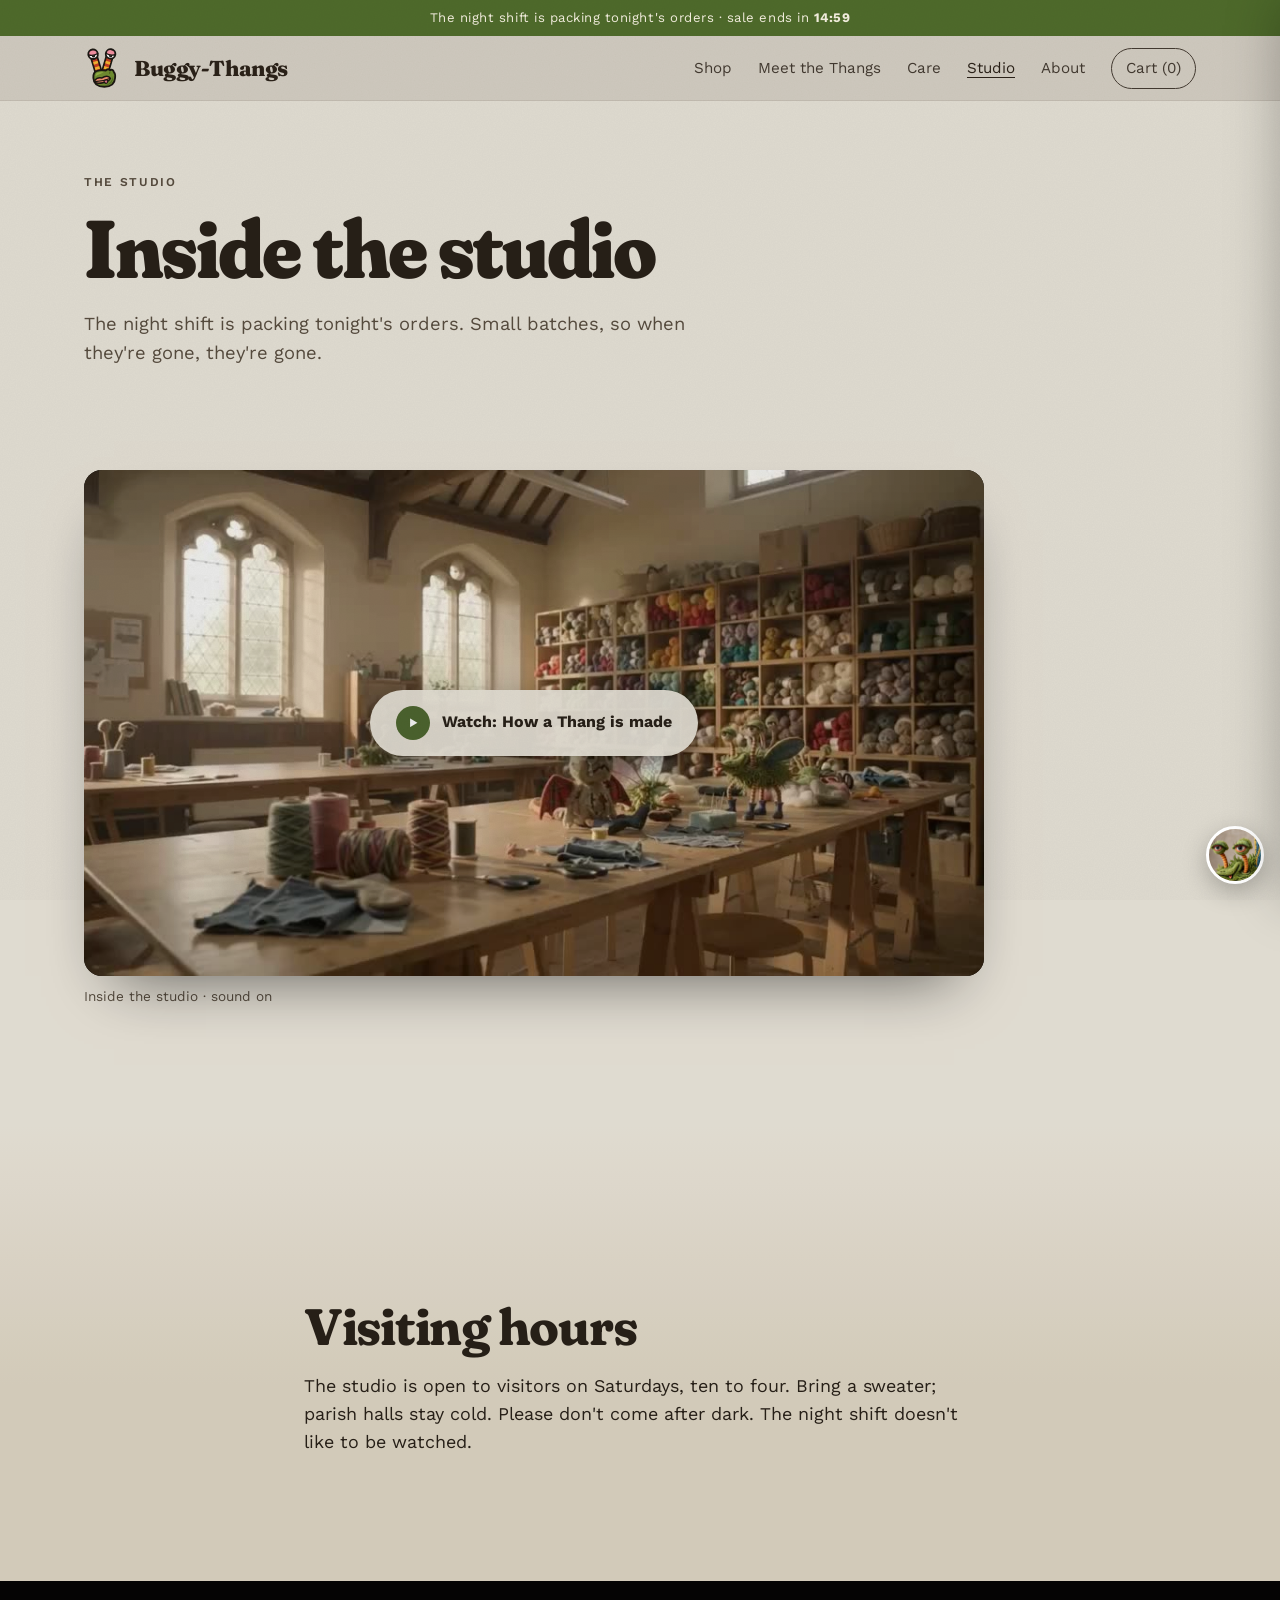
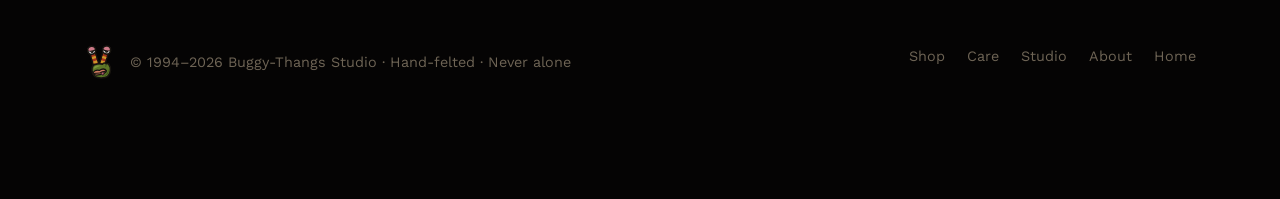
<file: studio.html>
<!DOCTYPE html>
<html lang="en">
<head>
<meta charset="utf-8">
<meta name="viewport" content="width=device-width, initial-scale=1, viewport-fit=cover">
<title>The studio — Buggy-Thangs</title>
<meta name="description" content="Inside the Buggy-Thangs studio, an old parish hall outside town.">
<meta name="theme-color" content="#f1ebde">
<meta property="og:title" content="Buggy-Thangs — Small, fuzzy, and very sleepy.">
<meta property="og:description" content="Hand-felted collectible plush. Series 2 just hatched.">
<link rel="icon" href="images/brand/favicon.ico" sizes="any">
<link rel="icon" href="images/brand/favicon.svg" type="image/svg+xml">
<link rel="apple-touch-icon" href="images/brand/apple-touch-icon.png">
<link rel="preconnect" href="https://fonts.googleapis.com">
<link rel="preconnect" href="https://fonts.gstatic.com" crossorigin>
<link href="https://fonts.googleapis.com/css2?family=Eater&family=Fraunces:opsz,wght,SOFT,WONK@9..144,400..900,0..100,0..1&family=IM+Fell+English:ital@0;1&family=Reenie+Beanie&family=Work+Sans:wght@400;500;600;700&display=swap" rel="stylesheet">
<link rel="stylesheet" href="css/style.css">
</head>
<body data-page="studio" data-stage="0">
<div class="announce" data-alt="Free shipping. It finds its own way home." data-alt-stage="3">Free shipping over $100 · Series 2 just hatched 🐛</div>
<header class="nav"><div class="wrap"><a class="logo" href="index.html"><img class="logo-mark" src="images/brand/buggy-thangs-mark.svg" alt="" width="40" height="40">Buggy-Thangs</a>
<nav class="nav-links" aria-label="Main"><a href="shop.html">Shop</a><a href="index.html#lineup">Meet the Thangs</a><a href="care.html">Care</a><a href="studio.html" aria-current="page">Studio</a><a href="about.html">About</a><a class="cart" href="shop.html">Cart (<span class="cart-count">0</span>)</a></nav></div></header>
<main>
<section class="page-hero" data-s="0">
  <div class="wrap">
    <p class="eyebrow">The studio</p>
    <h1>Inside the studio</h1>
    <p class="lede">Today the studio is an old parish hall outside town, with long felting tables, a wall of wool, and a shelf for every character in the line. We work small batches, mostly in the evenings. Wendell always said they come out better at night.</p>
  </div>
</section>
<section data-s="0" style="--bg:#f1ebde;padding-top:0">
  <div class="wrap"><div class="film" id="film"></div></div>
</section>
<section data-s="1" style="--from:#f1ebde;--bg:#e3d9c4">
  <div class="wrap prose">
    <h2>Visiting hours</h2>
    <p data-alt="The studio is open to visitors on Saturdays, ten to four. The night shift keeps its own hours. If you hear felting needles after dark, you are already inside." data-alt-stage="3">The studio is open to visitors on Saturdays, ten to four. Bring a sweater; parish halls stay cold. Please don't come after dark. The night shift doesn't like to be watched.</p>
  </div>
</section>
</main>
<script>window.BT_WHISPERS = { idle2: ['the lights are still on in the hall.', 'someone is felting.'] };</script>

<footer><div class="wrap"><div class="foot-brand"><img src="images/brand/buggy-thangs-mark.svg" alt="" width="34" height="34">© 1994–2026 Buggy-Thangs Studio · Hand-felted · Never alone</div><nav aria-label="Footer"><a href="shop.html">Shop</a><a href="care.html">Care</a><a href="studio.html">Studio</a><a href="about.html">About</a><a href="index.html">Home</a></nav></div></footer>
<div class="vignette" aria-hidden="true"></div><div class="grain" aria-hidden="true"></div>
<script src="js/muffi.js"></script>
<script src="js/creep.js"></script>
<script src="js/night.js"></script>
<script src="js/holidays.js"></script>
<script src="js/hostile.js"></script>
<script src="js/film.js"></script>
</body></html>
</file>
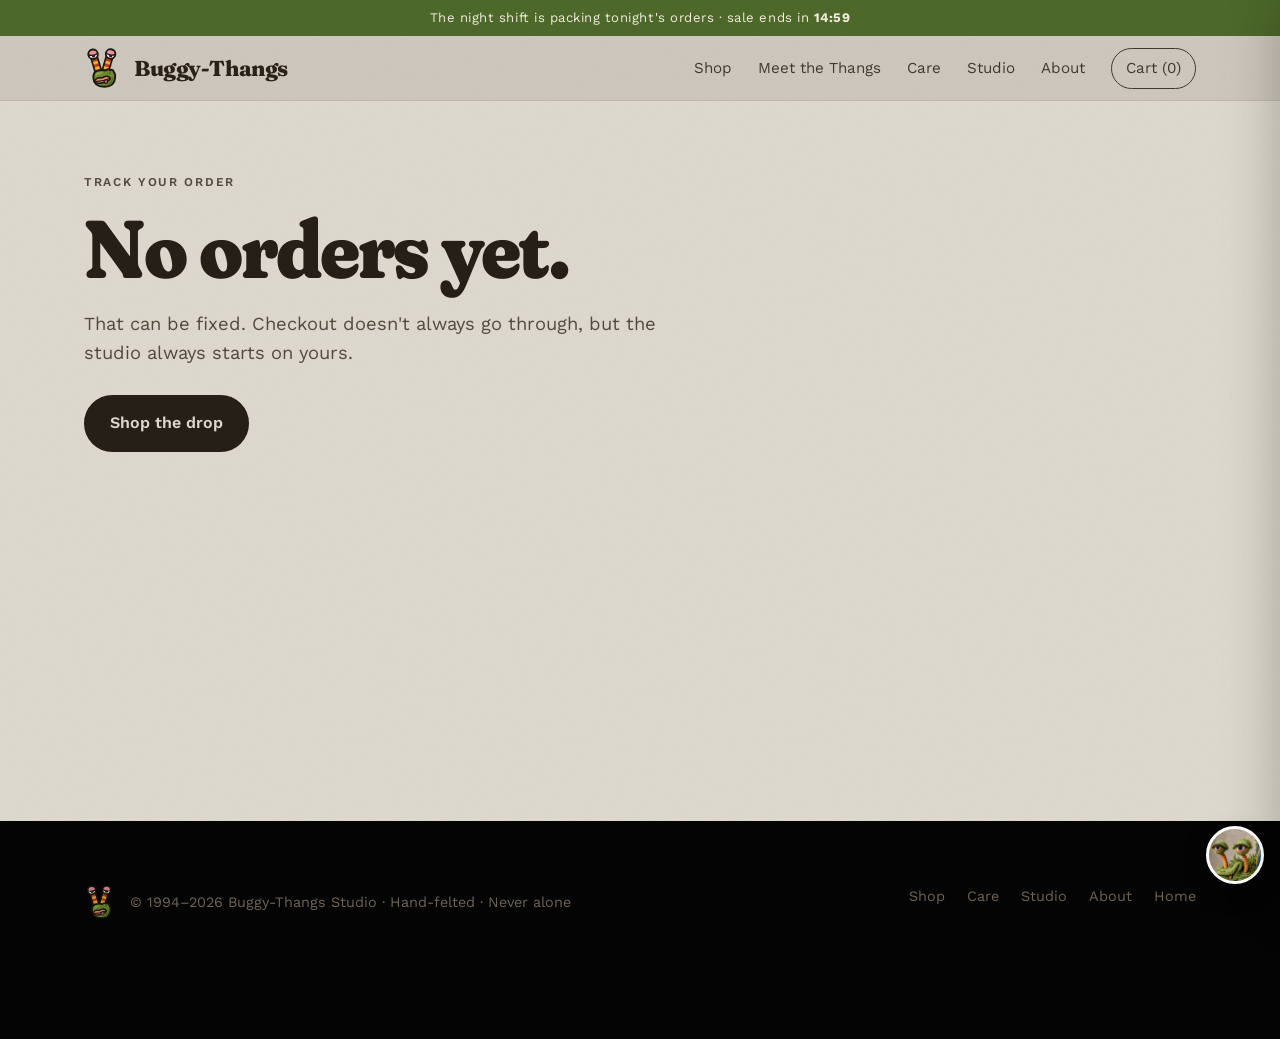
<file: track.html>
<!DOCTYPE html>
<html lang="en">
<head>
<meta charset="utf-8">
<meta name="viewport" content="width=device-width, initial-scale=1, viewport-fit=cover">
<title>Track your order — Buggy-Thangs</title>
<meta name="description" content="Shop hand-felted Buggy-Thangs plush. Series 1 and Series 2.">
<meta name="theme-color" content="#f1ebde">
<meta property="og:title" content="Buggy-Thangs — Small, fuzzy, and very sleepy.">
<meta property="og:description" content="Hand-felted collectible plush. Series 2 just hatched.">
<link rel="icon" href="images/brand/favicon.ico" sizes="any">
<link rel="icon" href="images/brand/favicon.svg" type="image/svg+xml">
<link rel="apple-touch-icon" href="images/brand/apple-touch-icon.png">
<link rel="preconnect" href="https://fonts.googleapis.com">
<link rel="preconnect" href="https://fonts.gstatic.com" crossorigin>
<link href="https://fonts.googleapis.com/css2?family=Eater&family=Fraunces:opsz,wght,SOFT,WONK@9..144,400..900,0..100,0..1&family=IM+Fell+English:ital@0;1&family=Reenie+Beanie&family=Work+Sans:wght@400;500;600;700&display=swap" rel="stylesheet">
<link rel="stylesheet" href="css/style.css">
</head>
<body data-page="track" data-stage="0">
<div class="announce" data-alt="Free shipping. It finds its own way home." data-alt-stage="3">Free shipping over $100 · Series 2 just hatched 🐛</div>
<header class="nav"><div class="wrap"><a class="logo" href="index.html"><img class="logo-mark" src="images/brand/buggy-thangs-mark.svg" alt="" width="40" height="40">Buggy-Thangs</a>
<nav class="nav-links" aria-label="Main"><a href="shop.html">Shop</a><a href="index.html#lineup">Meet the Thangs</a><a href="care.html">Care</a><a href="studio.html">Studio</a><a href="about.html">About</a><a class="cart" href="shop.html">Cart (<span class="cart-count">0</span>)</a></nav></div></header>
<main>
<section class="page-hero" data-s="0" style="min-height:80vh">
  <div class="wrap" id="tracker"></div>
</section>
</main>

<footer><div class="wrap"><div class="foot-brand"><img src="images/brand/buggy-thangs-mark.svg" alt="" width="34" height="34">© 1994–2026 Buggy-Thangs Studio · Hand-felted · Never alone</div><nav aria-label="Footer"><a href="shop.html">Shop</a><a href="care.html">Care</a><a href="studio.html">Studio</a><a href="about.html">About</a><a href="index.html">Home</a></nav></div></footer>
<div class="vignette" aria-hidden="true"></div><div class="grain" aria-hidden="true"></div>
<script src="js/muffi.js"></script>
<script src="js/creep.js"></script>
<script src="js/night.js"></script>
<script src="js/holidays.js"></script>
<script src="js/hostile.js"></script>
<script src="js/track.js"></script>
</body></html>
</file>
<file: css/style.css>
/* Buggy-Thangs — shared styles */
:root {
  --ink: #2a2118;
  --ink-soft: #5d5040;
  --cream: #f1ebde;
  --canvas: #e9e2d2;
  --moss: #4e6a2a;
  --moss-2: #86a73f;
  --orange: #e07a2a;
  --peach: #f1a58b;
  --red: #c8342b;
  --yellow: #f2c230;
  --denim: #5b7fb3;
  --whisper: #2a1d17;
  --noise: url("data:image/svg+xml,%3Csvg xmlns='http://www.w3.org/2000/svg' width='220' height='220'%3E%3Cfilter id='n'%3E%3CfeTurbulence type='fractalNoise' baseFrequency='.85' numOctaves='3' stitchTiles='stitch'/%3E%3CfeColorMatrix values='0 0 0 0 0 0 0 0 0 0 0 0 0 0 0 0 0 0 .55 0'/%3E%3C/filter%3E%3Crect width='220' height='220' filter='url(%23n)'/%3E%3C/svg%3E");
  --noise-soft: url("data:image/svg+xml,%3Csvg xmlns='http://www.w3.org/2000/svg' width='220' height='220'%3E%3Cfilter id='n'%3E%3CfeTurbulence type='fractalNoise' baseFrequency='.9' numOctaves='3' stitchTiles='stitch'/%3E%3CfeColorMatrix values='0 0 0 0 .2 0 0 0 0 .16 0 0 0 0 .1 0 0 0 .2 0'/%3E%3C/filter%3E%3Crect width='220' height='220' filter='url(%23n)'/%3E%3C/svg%3E");
  --display: 'Fraunces', Georgia, serif;
  --body: 'Work Sans', system-ui, sans-serif;
  --fell: 'IM Fell English', Georgia, serif;
  --scrawl: 'Reenie Beanie', 'Comic Sans MS', cursive;
}

* { box-sizing: border-box; }
html { scroll-behavior: auto; -webkit-text-size-adjust: 100%; }
body {
  margin: 0;
  font-family: var(--body);
  color: var(--ink);
  background: #050404;
  line-height: 1.55;
  overflow-x: hidden;
}
img, svg { display: block; max-width: 100%; }
a { color: inherit; }
button, input { font: inherit; }
.wrap { max-width: 1160px; margin: 0 auto; padding: 0 24px; }
.sr { position: absolute; width: 1px; height: 1px; overflow: hidden; clip: rect(0 0 0 0); }

/* ---------- overlays that grow with the stage ---------- */
.grain, .vignette { position: fixed; inset: 0; pointer-events: none; z-index: 60; transition: opacity 3s ease; }
.grain { background-image: var(--noise); opacity: .05; mix-blend-mode: multiply; }
.vignette { background: radial-gradient(ellipse at 50% 45%, transparent 35%, rgba(0,0,0,.9) 100%); opacity: 0; }
body[data-stage="1"] .vignette { opacity: .12; }
body[data-stage="2"] .vignette { opacity: .3; }
body[data-stage="3"] .vignette { opacity: .65; }
body[data-stage="4"] .vignette { opacity: .9; }
body[data-stage="2"] .grain { opacity: .09; }
body[data-stage="3"] .grain, body[data-stage="4"] .grain { opacity: .14; mix-blend-mode: screen; }
body[data-stage="3"], body[data-stage="4"] { --whisper: #e8dccb; }

/* ---------- top bar + nav ---------- */
.announce {
  background: var(--moss); color: #f4efdf; text-align: center;
  font-size: .82rem; letter-spacing: .04em; padding: 8px 12px;
}
.nav {
  position: sticky; top: 0; z-index: 50;
  background: rgba(241,235,222,.86); backdrop-filter: blur(10px); -webkit-backdrop-filter: blur(10px);
  border-bottom: 1px solid rgba(42,33,24,.08);
  transition: background 2s ease, color 2s ease, border-color 2s ease;
}
.nav .wrap { display: flex; align-items: center; justify-content: space-between; height: 64px; gap: 16px; }
.logo { display: flex; align-items: center; gap: 10px; text-decoration: none; font-family: var(--display); font-weight: 800; font-size: 1.35rem; letter-spacing: -.02em; }
.logo-mark { width: 34px; height: 34px; position: relative; flex: none; }
.logo-mark i { position: absolute; bottom: 4px; width: 5px; height: 20px; border-radius: 3px; background: repeating-linear-gradient(var(--red) 0 4px, var(--yellow) 4px 8px); }
.logo-mark i:first-child { left: 9px; transform: rotate(-14deg); }
.logo-mark i:last-child { left: 19px; transform: rotate(8deg); }
.logo-mark b { position: absolute; width: 12px; height: 12px; border-radius: 50%; background: var(--moss-2); border: 2px solid var(--peach); }
.logo-mark b:nth-of-type(1) { left: 4px; top: 0; }
.logo-mark b:nth-of-type(2) { left: 18px; top: -2px; }
.nav-links { display: flex; gap: 26px; align-items: center; font-size: .95rem; }
.nav-links a { text-decoration: none; opacity: .85; }
.nav-links a:hover, .nav-links a[aria-current] { opacity: 1; text-decoration: underline; text-underline-offset: 4px; }
.cart { padding: 8px 14px; border-radius: 99px; border: 1.5px solid currentColor; white-space: nowrap; }
body[data-stage="3"] .nav, body[data-stage="4"] .nav { background: rgba(10,9,8,.85); color: #d9cdb8; border-color: rgba(255,255,255,.05); }
body[data-stage="3"] .announce, body[data-stage="4"] .announce { background: #1a1612; color: #8f8574; }
@media (max-width: 720px) {
  .nav-links a:not(.cart) { display: none; }
  .nav-links .menu-mini { display: inline; }
}

/* ---------- sections ---------- */
section { position: relative; display: flow-root; padding: 104px 0; background: linear-gradient(var(--from, var(--bg)), var(--bg) 260px); background-color: var(--bg); }
.eyebrow { text-transform: uppercase; letter-spacing: .14em; font-size: .75rem; font-weight: 600; color: var(--ink-soft); margin: 0 0 14px; }
h1, h2, h3 { font-family: var(--display); letter-spacing: -.025em; line-height: 1.05; margin: 0 0 18px; font-optical-sizing: auto; }
h1 { font-size: clamp(2.8rem, 6.4vw, 5.4rem); font-weight: 800; font-variation-settings: 'SOFT' 100, 'WONK' 1; }
h2 { font-size: clamp(2rem, 4vw, 3.2rem); font-weight: 700; font-variation-settings: 'SOFT' 100; }
h3 { font-size: 1.3rem; font-weight: 700; }
.lede { font-size: 1.15rem; max-width: 34em; color: var(--ink-soft); }
.center { text-align: center; }
.center .lede { margin-left: auto; margin-right: auto; }

.btn { display: inline-flex; align-items: center; gap: 8px; padding: 14px 24px; border-radius: 99px; font-weight: 600; text-decoration: none; border: 2px solid var(--ink); background: var(--ink); color: var(--cream); cursor: pointer; transition: transform .2s ease; }
.btn:hover { transform: translateY(-2px); }
.btn.ghost { background: transparent; color: var(--ink); }
.btns { display: flex; gap: 12px; flex-wrap: wrap; margin-top: 28px; }

/* canvas "studio photo" backdrop */
.canvas {
  position: relative; border-radius: 20px; overflow: hidden;
  background:
    radial-gradient(ellipse at 28% 18%, rgba(255,255,255,.6), transparent 58%),
    linear-gradient(115deg, transparent 40%, rgba(0,0,0,.055) 46%, transparent 52%),
    linear-gradient(72deg, transparent 60%, rgba(0,0,0,.045) 65%, transparent 71%),
    linear-gradient(160deg, transparent 20%, rgba(0,0,0,.035) 24%, transparent 29%),
    var(--noise-soft), var(--canvas);
  box-shadow: inset 0 -40px 60px -30px rgba(0,0,0,.12);
}
.canvas .thang { width: 100%; height: auto; }
.thang { transform-origin: 55% 90%; animation: breathe 5.5s ease-in-out infinite; }
@keyframes breathe { 0%,100% { transform: scale(1,1); } 50% { transform: scale(1.006,1.014); } }

/* ---------- hero ---------- */
.hero { --bg: #f1ebde; padding: 64px 0 96px; }
.hero .wrap { display: grid; grid-template-columns: 1.05fr 1fr; gap: 48px; align-items: center; }
.hero .canvas { padding: 24px 16px 8px; aspect-ratio: 1 / .92; display: grid; place-items: end center; }
.badges { display: flex; flex-wrap: wrap; gap: 10px 22px; margin-top: 32px; font-size: .88rem; color: var(--ink-soft); }
.badges span::before { content: '✦ '; color: var(--orange); }
.tag-float { position: absolute; top: 18px; left: 18px; background: var(--yellow); color: var(--ink); font-weight: 700; font-size: .78rem; padding: 6px 12px; border-radius: 99px; transform: rotate(-4deg); letter-spacing: .03em; }
@media (max-width: 860px) { .hero .wrap { grid-template-columns: 1fr; } .hero { padding-top: 36px; } }

/* ---------- product grid ---------- */
.grid { display: grid; grid-template-columns: repeat(4, 1fr); gap: 22px; margin-top: 44px; }
.card { text-decoration: none; display: block; }
.card .canvas { aspect-ratio: 1; padding: 14px 8px 0; display: grid; place-items: end center; transition: transform .3s ease; }
.card:hover .canvas { transform: translateY(-4px) rotate(-.4deg); }
.card .meta { display: flex; justify-content: space-between; align-items: baseline; margin-top: 14px; gap: 10px; }
.card .name { font-family: var(--display); font-weight: 700; font-size: 1.25rem; }
.card .price { font-weight: 600; }
.card .sub { font-size: .9rem; color: var(--ink-soft); margin-top: 4px; }
.card .pill { position: absolute; top: 12px; left: 12px; font-size: .72rem; font-weight: 700; padding: 4px 10px; border-radius: 99px; background: var(--ink); color: var(--cream); letter-spacing: .04em; }
.watching { font-size: .8rem; color: var(--ink-soft); margin-top: 6px; }
.watching::before { content: '●'; color: var(--red); margin-right: 6px; font-size: .6rem; vertical-align: 2px; }
@media (max-width: 860px) { .grid { grid-template-columns: repeat(2, 1fr); gap: 16px; } }

/* ---------- features ---------- */
.features { display: grid; grid-template-columns: repeat(3, 1fr); gap: 28px; margin-top: 48px; }
.feature { padding: 28px; border-radius: 20px; background: rgba(255,255,255,.45); border: 1px solid rgba(42,33,24,.07); }
.feature .ico { width: 54px; height: 54px; border-radius: 16px; display: grid; place-items: center; font-size: 1.6rem; margin-bottom: 16px; background: var(--moss-2); color: #fff; }
.feature:nth-child(2) .ico { background: var(--orange); }
.feature:nth-child(3) .ico { background: var(--denim); }
.feature p { margin: 0; color: var(--ink-soft); }
@media (max-width: 860px) { .features { grid-template-columns: 1fr; } }

/* ---------- reviews ---------- */
.reviews { display: grid; grid-template-columns: repeat(3, 1fr); gap: 22px; margin-top: 44px; }
.review { background: #fbf7ee; border-radius: 18px; padding: 26px; box-shadow: 0 1px 0 rgba(0,0,0,.04), 0 10px 30px -18px rgba(0,0,0,.2); }
.review .stars { color: var(--orange); letter-spacing: 3px; margin-bottom: 10px; }
.review p { margin: 0 0 14px; font-size: 1.02rem; }
.review cite { font-style: normal; font-size: .88rem; color: var(--ink-soft); }
@media (max-width: 860px) { .reviews { grid-template-columns: 1fr; } }

/* ---------- process steps ---------- */
.steps { display: grid; grid-template-columns: repeat(4, 1fr); gap: 22px; margin-top: 44px; counter-reset: s; }
.step { border-top: 2px solid var(--ink); padding-top: 18px; counter-increment: s; }
.step::before { content: '0' counter(s); font-family: var(--display); font-size: 2.4rem; font-weight: 800; display: block; color: var(--orange); line-height: 1; margin-bottom: 10px; }
.step p { margin: 0; color: var(--ink-soft); }
@media (max-width: 860px) { .steps { grid-template-columns: 1fr 1fr; } }

/* ---------- series lineup ---------- */
.series { display: grid; grid-template-columns: repeat(6, 1fr); gap: 14px; margin-top: 44px; }
.series figure { margin: 0; }
.series .canvas { aspect-ratio: .9; padding: 8px 4px 0; display: grid; place-items: end center; }
.series figcaption { font-size: .85rem; margin-top: 10px; color: var(--ink-soft); }
.series figcaption b { color: var(--ink); font-family: var(--display); font-size: 1rem; display: block; }
@media (max-width: 860px) { .series { grid-template-columns: repeat(3, 1fr); } }

/* ---------- newsletter ---------- */
.signup { display: flex; gap: 10px; max-width: 480px; margin: 28px auto 0; }
.signup input { flex: 1; padding: 14px 18px; border-radius: 99px; border: 2px solid var(--ink); background: #fbf7ee; min-width: 0; }
.signup-note { font-size: .85rem; color: var(--ink-soft); margin-top: 12px; min-height: 1.5em; }

/* ---------- care list ---------- */
.care-list { list-style: none; padding: 0; margin: 40px 0 0; counter-reset: c; max-width: 760px; }
.care-list li { counter-increment: c; display: grid; grid-template-columns: 56px 1fr; gap: 8px; padding: 18px 0; border-bottom: 1px solid rgba(42,33,24,.15); font-size: 1.1rem; }
.care-list li::before { content: counter(c); font-family: var(--display); font-weight: 800; font-size: 1.6rem; color: rgba(42,33,24,.45); line-height: 1.2; }
.care-list li.bad { font-family: var(--fell); font-style: italic; font-size: 1.25rem; }

/* ---------- faq ---------- */
.faq { max-width: 760px; margin-top: 36px; }
.faq details { border-bottom: 1px solid rgba(42,33,24,.2); padding: 18px 0; }
.faq summary { cursor: pointer; font-weight: 600; font-size: 1.08rem; list-style: none; display: flex; justify-content: space-between; gap: 18px; }
.faq summary::-webkit-details-marker { display: none; }
.faq summary::after { content: '+'; font-size: 1.4rem; line-height: 1; }
.faq details[open] summary::after { content: '–'; }
.faq details p { margin: 12px 0 0; color: var(--ink-soft); }

/* ---------- dark sections ---------- */
.dark { color: #e4d9c6; }
.dark .eyebrow, .dark .lede { color: #9a8f7c; }
.lines { max-width: 820px; }
.lines .line {
  font-family: var(--fell); font-size: clamp(1.5rem, 3.4vw, 2.5rem); line-height: 1.3; margin: 0 0 1.6em;
  opacity: 0; transform: translateY(14px); transition: opacity 2.4s ease, transform 2.4s ease;
}
.lines .line.in { opacity: 1; transform: none; }
.lines .line em { color: #c96a50; font-style: italic; }

/* scrawled customer notes */
.notes { display: grid; grid-template-columns: repeat(2, 1fr); gap: 34px 40px; margin-top: 48px; }
.note {
  font-family: var(--scrawl); font-size: 1.9rem; line-height: 1.15; color: #2a221b;
  background: linear-gradient(#e8e0cc, #d9cfb8); padding: 26px 26px 22px; border-radius: 3px;
  box-shadow: 0 18px 40px -20px rgba(0,0,0,.9); transform: rotate(var(--r, -1deg));
}
.note small { display: block; font-family: var(--body); font-size: .75rem; letter-spacing: .08em; text-transform: uppercase; color: #6f6352; margin-bottom: 10px; }
.note.last { grid-column: 1 / -1; max-width: 560px; justify-self: center; background: linear-gradient(#cbbfa6, #b3a68c); color: #4a1410; }
@media (max-width: 720px) { .notes { grid-template-columns: 1fr; } }

/* ---------- the waking (end sequence) ---------- */
.wake { --bg: #050404; height: 460vh; padding: 0; }
.wake-stick { position: sticky; top: 0; height: 100vh; height: 100svh; overflow: hidden; display: grid; place-items: center; }
.wake-face {
  width: min(96vw, 78vh); filter: saturate(.75) contrast(1.15) brightness(var(--lum, .5));
  transform: scale(var(--zoom, 1)); transform-origin: 43% 21%; will-change: transform;
  -webkit-mask-image: radial-gradient(ellipse 50% 50% at 52% 45%, #000 55%, transparent 100%);
  mask-image: radial-gradient(ellipse 50% 50% at 52% 45%, #000 55%, transparent 100%);
}
.wake-face .thang { animation: breathe-big 7s ease-in-out infinite; }
@keyframes breathe-big { 0%,100% { transform: scale(1); } 50% { transform: scale(1.025); } }
.wake-lines { position: absolute; left: 0; right: 0; bottom: 9vh; text-align: center; padding: 0 24px; pointer-events: none; }
.wake-lines p {
  position: absolute; left: 24px; right: 24px; bottom: 0; margin: 0;
  font-family: var(--fell); font-size: clamp(1.5rem, 3.6vw, 2.7rem); color: #e8dccb; text-shadow: 0 0 30px #000, 0 0 8px #000;
  opacity: 0; transition: opacity 1.4s ease;
}
.wake-lines p.on { opacity: 1; }

/* ---------- footer ---------- */
footer { background: #050404; color: #6e6455; padding: 64px 0 120px; font-size: .9rem; }
footer .wrap { display: flex; flex-wrap: wrap; gap: 20px 40px; justify-content: space-between; }
footer nav { display: flex; gap: 22px; flex-wrap: wrap; }
footer a { text-decoration: none; }
footer.light { background: #e6dcc8; color: #5d5040; }

/* ---------- whispers ---------- */
.whisper {
  position: fixed; z-index: 70; max-width: min(80vw, 420px);
  font-family: var(--fell); font-style: italic; font-size: clamp(1.2rem, 2.6vw, 1.7rem);
  color: var(--whisper); pointer-events: none; opacity: 0; transition: opacity 1.8s ease;
  text-shadow: 0 0 18px rgba(0,0,0,.25);
}
.whisper.on { opacity: .92; }

/* ---------- the watcher (peripheral presence) ---------- */
.watcher { position: fixed; bottom: 0; z-index: 55; width: clamp(150px, 22vw, 260px); pointer-events: none; transform: translateY(105%); transition: transform .35s cubic-bezier(.5,0,.75,0); opacity: .96; }
.watcher.right { right: 2vw; } .watcher.left { left: 2vw; }
.watcher.left .thang { transform: scaleX(-1); animation: none; }
.watcher.peek { transform: translateY(58%); transition: transform 7s cubic-bezier(.2,.6,.2,1); }

/* ---------- finale ---------- */
.blackout { position: fixed; inset: 0; z-index: 90; background: #000; opacity: 0; pointer-events: none; transition: opacity 3s ease; display: grid; place-items: center; }
.blackout.on { opacity: 1; pointer-events: auto; }
.dark-eyes { position: absolute; width: 170px; opacity: 0; transition: opacity 4s ease; }
.dark-eyes.on { opacity: 1; }
.dark-eyes svg { width: 100%; }
.dark-eyes .lidc { transform-box: fill-box; transform-origin: center top; animation: blink 6s infinite; }
@keyframes blink { 0%, 92%, 100% { transform: scaleY(0); } 95% { transform: scaleY(1); } }
.finale-text { position: absolute; bottom: 16vh; left: 0; right: 0; text-align: center; padding: 0 24px; font-family: var(--fell); font-size: clamp(1.3rem, 3vw, 2rem); color: #cfc3b0; }
.finale-text p { margin: 0 0 .7em; opacity: 0; transition: opacity 2.5s ease; }
.finale-text p.on { opacity: 1; }
.finale-text a { font-family: var(--body); font-size: .85rem; letter-spacing: .1em; text-transform: uppercase; color: #6e6455; }

/* ---------- inner pages ---------- */
.page-hero { --bg: #f1ebde; padding: 72px 0 48px; }
.filters { display: flex; gap: 10px; flex-wrap: wrap; margin-top: 26px; }
.filters button { padding: 8px 16px; border-radius: 99px; border: 1.5px solid var(--ink); background: transparent; cursor: pointer; }
.filters button.on { background: var(--ink); color: var(--cream); }
.prose { max-width: 720px; font-size: 1.12rem; }
.prose p { margin: 0 0 1.2em; }
.prose h2 { margin-top: 1.4em; }
.shelf { display: grid; grid-template-columns: repeat(5, 1fr); gap: 0; padding: 26px 20px 0; border-radius: 16px; margin-top: 36px; }
.shelf > div { border-bottom: 10px solid #7a5a3a; padding: 0 4px; }
@media (max-width: 720px) { .shelf { grid-template-columns: repeat(3, 1fr); } .shelf > div:nth-child(n+4) { display: none; } }
.team { display: grid; grid-template-columns: repeat(3, 1fr); gap: 22px; margin-top: 36px; }
.team .canvas { aspect-ratio: 1; display: grid; place-items: end center; padding: 10px 6px 0; }
.team h3 { margin: 14px 0 2px; }
.team p { margin: 0; font-size: .92rem; color: var(--ink-soft); }
@media (max-width: 720px) { .team { grid-template-columns: 1fr 1fr; } }

/* ---------- motion safety ---------- */
@media (prefers-reduced-motion: reduce) {
  *, *::before, *::after { animation: none !important; transition-duration: .01ms !important; }
  .lines .line { opacity: 1; transform: none; }
}

/* ---------- product photography ---------- */
.canvas:has(.photo) { padding: 0 !important; }
[data-thang]:has(> .photo) { align-self: stretch; justify-self: stretch; width: 100%; height: 100%; }
.photo { width: 100%; height: 100%; object-fit: cover; display: block; }
.canvas .pill, .tag-float { z-index: 2; }

/* ---------- scroll prompts ---------- */
.prompt { font-family: var(--fell); font-size: clamp(1.2rem, 2.6vw, 1.7rem); margin: 64px 0 0; color: #b9ad97; }
.prompt.t1 { color: #d6a88c; font-style: italic; }
.prompt.t2 { font-family: var(--body); font-weight: 800; letter-spacing: .12em; color: #e0503a; font-size: clamp(1.6rem, 4vw, 2.6rem); }
.nudge {
  position: fixed; left: 50%; bottom: max(22px, env(safe-area-inset-bottom)); z-index: 65;
  transform: translateX(-50%) scale(var(--ns, 1)); transform-origin: 50% 100%;
  display: flex; flex-direction: column; align-items: center; gap: 6px; text-align: center;
  font-family: var(--fell); font-size: 1.15rem; color: #cfc3b0; max-width: 86vw;
  opacity: 0; pointer-events: none; transition: opacity 1.2s ease, transform .6s ease, color 1s ease;
  text-shadow: 0 0 14px #000, 0 0 4px #000;
}
.nudge.on { opacity: .8; }
.nudge.loud { opacity: 1; }
.nudge .chev { font-family: var(--body); font-size: 1.3rem; animation: chev 1.8s ease-in-out infinite; }
@keyframes chev { 0%,100% { transform: translateY(0); opacity: .5; } 50% { transform: translateY(7px); opacity: 1; } }
.nudge.t1 { color: #e0b296; font-style: italic; }
.nudge.t2 { color: #ec5a40; font-family: var(--body); font-weight: 800; letter-spacing: .14em; text-transform: uppercase; }
.nudge.t2.loud .txt { animation: tremble .18s linear infinite; }
@keyframes tremble { 0% { transform: translate(0,0); } 25% { transform: translate(1px,-1px); } 50% { transform: translate(-1px,1px); } 75% { transform: translate(1px,1px); } 100% { transform: translate(0,0); } }
body.taking .nudge, body.taking .whisper, body.taking .watcher { display: none !important; }

/* ---------- the takeover ---------- */
body.taking { overflow-anchor: none; }
.feed { background: #0a0807; color: #ddd2bf; }
.copy { position: relative; overflow: hidden; padding: 80px 0 120px; background: var(--cbg); border-top: 1px solid rgba(255,255,255,.04); }
.copy .wrap { position: relative; }
.copy .c-hero { display: grid; grid-template-columns: 1.05fr 1fr; gap: 40px; align-items: center; min-height: 80vh; }
.copy h1 { color: var(--cink); }
.copy .c-img { border-radius: 20px; overflow: hidden; aspect-ratio: 1; background: #1a1612; }
.copy .c-img img { width: 100%; height: 100%; object-fit: cover; }
.copy .grid img { width: 100%; height: auto; }
.copy .grid .canvas { padding: 10px 6px 0; background-color: #2a241e; }
.copy .c-big { font-family: var(--fell); font-size: clamp(2.4rem, 8vw, 6.5rem); line-height: 1; margin: 120px 0; color: var(--cink); }
.copy .c-skew { transform: skewY(var(--sk, 0deg)); }
.copy .notes .note { font-size: 1.6rem; }
@media (max-width: 860px) { .copy .c-hero { grid-template-columns: 1fr; } }
.speedblur {
  position: fixed; inset: 0; z-index: 64; pointer-events: none;
  -webkit-backdrop-filter: blur(var(--b, 0px)); backdrop-filter: blur(var(--b, 0px));
  background: linear-gradient(transparent, rgba(0,0,0,var(--sd, 0)) 50%, transparent);
}
.takeover-msg {
  position: fixed; inset: 0; z-index: 66; display: grid; place-items: center; pointer-events: none;
  font-family: var(--fell); font-size: clamp(1.8rem, 5vw, 3.4rem); color: #e8dccb; text-shadow: 0 0 30px #000;
  opacity: 0; transition: opacity 1s ease;
}
.takeover-msg.on { opacity: 1; }
.stopper { position: fixed; inset: 0; z-index: 95; background: #000; opacity: 0; pointer-events: none; transition: opacity .7s ease; overflow: hidden; }
.stopper.on { opacity: 1; pointer-events: auto; }
.stop-face { position: absolute; left: 50%; top: 42%; width: max(100vw, 128vh); transform: translate(-50%, -50%); opacity: 0; transition: opacity 3.2s ease; filter: saturate(.7) contrast(1.2) brightness(.8); }
.stop-face.on { opacity: 1; }
.stop-face .thang { animation: breathe-big 6s ease-in-out infinite; }
.stop-lines { position: absolute; left: 0; right: 0; bottom: 12vh; text-align: center; padding: 0 24px; font-family: var(--fell); font-size: clamp(1.5rem, 3.6vw, 2.6rem); color: #eee2cf; text-shadow: 0 0 24px #000, 0 0 6px #000; }
.stop-lines p { margin: 0 0 .5em; opacity: 0; transition: opacity 2s ease; }
.stop-lines p.on { opacity: 1; }
.stop-lines a { font-family: var(--body); font-size: .85rem; letter-spacing: .12em; text-transform: uppercase; color: #8f8574; }

body.taking .wake-lines { opacity: 0; transition: opacity .6s ease; }
@media (orientation: portrait) { .stop-face { width: 150vw; top: 33%; } }

/* ---------- Meet Bramble ---------- */
.bramble { display: grid; grid-template-columns: 1fr 1.15fr; gap: 48px; align-items: center; }
.bramble .canvas { aspect-ratio: 1; display: grid; place-items: end center; }
.bramble-list { list-style: none; padding: 0; margin: 22px 0 0; display: flex; flex-wrap: wrap; gap: 8px; }
.bramble-list li { padding: 6px 12px; border-radius: 99px; background: #e4dccb; font-size: .88rem; }
.bramble-list li:last-child { background: #e2782c; color: #fff; }
@media (max-width: 860px) { .bramble { grid-template-columns: 1fr; } }
.doza { grid-template-columns: 1.15fr 1fr; }
@media (max-width: 860px) { .doza { grid-template-columns: 1fr; } .doza .canvas { order: -1; } }
.canvas > [data-thang] { width: 100%; }
.help-line { margin: 18px 0 0; font-size: .9rem; color: var(--ink-soft); padding: 10px 14px; border-left: 3px solid #8a5cc8; background: rgba(255,255,255,.35); border-radius: 0 10px 10px 0; }
.help-line b { white-space: nowrap; }

/* =================== the sale & the ghosts =================== */
:root { --eater: 'Eater', 'Creepster', fantasy; }
.ch { display: inline-block; transition: color 1.2s ease; }
.wd { white-space: nowrap; }
.ch.eat { font-family: var(--eater); font-weight: 400; letter-spacing: 0; transform: translateY(.04em) scale(1.04); }
body[data-hostile="4"] .ch.eat, body[data-ghost="4"] .ch.eat { color: #7d1610; }
.dark .ch.eat { color: #c2412e; }

/* add to cart */
.add-btn {
  margin-top: 10px; width: 100%; padding: 10px 14px; border-radius: 99px; border: 2px solid var(--ink);
  background: transparent; color: var(--ink); font-weight: 600; cursor: pointer; transition: transform .45s cubic-bezier(.3,1.6,.5,1), background .2s;
}
.add-btn:hover { background: var(--ink); color: var(--cream); }
.add-btn.done { background: var(--moss); border-color: var(--moss); color: #fff; }
.add-btn.ghosted { font-family: var(--eater); color: #7d1610; border-color: #7d1610; background: transparent; }
body[data-hostile="3"] .add-btn, body[data-hostile="4"] .add-btn { background: #7d1610; border-color: #7d1610; color: #fff; letter-spacing: .06em; }
body[data-hostile="4"] .add-btn { animation: demand 1.1s ease-in-out infinite; }
@keyframes demand { 0%,100% { transform: scale(1); } 50% { transform: scale(1.04); } }
[data-buy] .add-btn { width: auto; padding: 12px 26px; margin-top: 20px; }
.price s { opacity: .55; margin-right: 4px; }
.price small { display: block; font-size: .68rem; font-weight: 600; color: #a3281c; text-transform: uppercase; letter-spacing: .06em; }
a.cart.bump { animation: bump .5s ease; }
@keyframes bump { 40% { transform: scale(1.18); } }

/* cart drawer */
.drawer { position: fixed; top: 0; right: 0; bottom: 0; width: min(380px, 92vw); z-index: 85; background: #f6f1e6; color: var(--ink); transform: translateX(105%); transition: transform .35s ease; display: flex; flex-direction: column; box-shadow: -20px 0 50px rgba(0,0,0,.25); }
.drawer.open { transform: none; }
.drawer-scrim { position: fixed; inset: 0; z-index: 84; background: rgba(0,0,0,.35); opacity: 0; pointer-events: none; transition: opacity .3s; }
.drawer-scrim.open { opacity: 1; pointer-events: auto; }
.drawer-head { display: flex; justify-content: space-between; align-items: center; padding: 20px 22px; border-bottom: 1px solid rgba(42,33,24,.12); font-family: var(--display); font-size: 1.3rem; }
.drawer-x { border: 0; background: none; font-size: 1.8rem; cursor: pointer; line-height: 1; }
.drawer-items { list-style: none; margin: 0; padding: 10px 22px; flex: 1; overflow: auto; }
.drawer-items li { display: grid; grid-template-columns: 1fr auto auto; gap: 12px; align-items: center; padding: 12px 0; border-bottom: 1px solid rgba(42,33,24,.1); }
.drawer-items li.empty { display: block; color: var(--ink-soft); border: 0; padding-top: 24px; }
.drawer-items button { border: 0; background: none; color: var(--ink-soft); text-decoration: underline; cursor: pointer; font-size: .82rem; }
.drawer-foot { padding: 18px 22px 26px; border-top: 1px solid rgba(42,33,24,.12); position: relative; }
.drawer-total { font-weight: 700; margin-bottom: 12px; }
.drawer-foot .checkout { width: 100%; justify-content: center; }

/* checkout that never goes through */
.checkout-modal { position: fixed; inset: 0; z-index: 92; background: rgba(10,8,7,.55); display: none; place-items: center; padding: 20px; }
.checkout-modal.open { display: grid; }
.ck { position: relative; background: #f6f1e6; color: var(--ink); border-radius: 18px; padding: 30px 28px; width: min(420px, 92vw); }
.ck-title { font-family: var(--display); font-size: 1.35rem; display: block; margin-bottom: 16px; }
.ck-bar { height: 10px; border-radius: 99px; background: #e2d8c4; overflow: hidden; }
.ck-bar i { display: block; height: 100%; width: 0; background: var(--moss); }
.ck-msg { color: var(--ink-soft); margin: 14px 0 18px; }

/* Buggy-Bot */
.bot { position: fixed; right: 16px; bottom: 16px; z-index: 80; display: flex; flex-direction: column; align-items: flex-end; gap: 10px; font-size: .92rem; }
.bot-toggle { width: 58px; height: 58px; border-radius: 50%; border: 3px solid #fff; padding: 0; overflow: hidden; cursor: pointer; box-shadow: 0 8px 24px rgba(0,0,0,.25); position: relative; background: #e9e2d2; }
.bot-toggle img, .bot-head .av img { width: 100%; height: 100%; object-fit: cover; transform: scale(2.3); transform-origin: 27% 21%; }
.bot-head .av { width: 40px; height: 40px; border-radius: 50%; overflow: hidden; display: block; border: 2px solid rgba(255,255,255,.6); }
.bot-dot { position: absolute; top: 4px; right: 4px; width: 12px; height: 12px; border-radius: 50%; background: #e0503a; border: 2px solid #fff; display: none; }
.bot.unread .bot-dot { display: block; }
.bot-panel { width: min(330px, calc(100vw - 32px)); background: #fbf8f1; color: var(--ink); border-radius: 18px; box-shadow: 0 18px 50px rgba(0,0,0,.28); overflow: hidden; display: none; }
.bot.open .bot-panel { display: block; }
.bot-head { display: grid; grid-template-columns: 40px 1fr auto; gap: 10px; align-items: center; padding: 12px 14px; background: var(--moss); color: #fff; }
.bot-head small { display: block; opacity: .75; font-size: .75rem; }
.bot-x { border: 0; background: none; color: #fff; font-size: 1.5rem; cursor: pointer; }
.bot-log { max-height: 240px; overflow: auto; padding: 12px 14px 14px; display: flex; flex-direction: column; gap: 8px; }
.bot-msg { align-self: flex-start; background: #ece4d3; border-radius: 14px 14px 14px 4px; padding: 9px 12px; max-width: 92%; }
.bot-msg.typing span { display: inline-block; width: 6px; height: 6px; margin: 0 2px; border-radius: 50%; background: #8f8574; animation: dots 1s infinite; }
.bot-msg.typing span:nth-child(2) { animation-delay: .15s; } .bot-msg.typing span:nth-child(3) { animation-delay: .3s; }
@keyframes dots { 50% { transform: translateY(-4px); opacity: .5; } }
.bot-msg.ghost { font-family: var(--eater); color: #7d1610; background: #1a1210; letter-spacing: .03em; }
body[data-hostile="2"] .bot-head { background: #6b5a2a; }
body[data-hostile="3"] .bot-head { background: #7d1610; }
body[data-hostile="4"] .bot-head { background: #000; }
body[data-hostile="4"] .bot-msg:not(.ghost) { background: #7d1610; color: #fff; font-weight: 700; text-transform: uppercase; }
body[data-hostile="4"] .bot-x { visibility: hidden; }
body.taking .bot, body.taking .drawer, body.taking .ghost-toast { display: none !important; }
@media (max-width: 720px) { .bot { right: 10px; bottom: 10px; } .bot-toggle { width: 50px; height: 50px; } .nudge { bottom: 76px; } }

/* ghost defacements */
.scrawl {
  position: absolute; z-index: 5; pointer-events: none; font-family: var(--eater); color: rgba(118,20,12,.88);
  font-size: clamp(1.1rem, 2.6vw, 2rem); line-height: 1; white-space: nowrap; text-shadow: 0 0 1px rgba(0,0,0,.4);
  mix-blend-mode: multiply; animation: seep 1.6s ease-out both;
}
.dark .scrawl { color: rgba(214,64,44,.85); mix-blend-mode: normal; }
.h2-scrawl, h2 > .scrawl { font-size: clamp(1rem, 2vw, 1.5rem); }
@keyframes seep { from { opacity: 0; filter: blur(4px); } to { opacity: 1; filter: none; } }
.smear { position: absolute; z-index: 4; width: 46%; height: 26%; pointer-events: none; border-radius: 50%; background: radial-gradient(ellipse at 40% 50%, rgba(40,18,12,.55), rgba(40,18,12,.25) 45%, transparent 70%); filter: blur(5px); mix-blend-mode: multiply; }
.price.struck { position: relative; color: #a3281c; }
.price.struck::after { content: ''; position: absolute; left: -4px; right: -4px; top: 52%; height: 3px; background: #7d1610; transform: rotate(-8deg); border-radius: 2px; }
.ghost-toast { position: fixed; left: 50%; top: 42%; transform: translate(-50%, -50%); z-index: 91; font-family: var(--eater); color: #b3261a; font-size: clamp(1.8rem, 6vw, 3.6rem); text-align: center; pointer-events: none; opacity: 0; transition: opacity .25s; text-shadow: 0 0 22px rgba(0,0,0,.6); width: 90vw; }
.ghost-toast.on { opacity: 1; animation: jitter .14s steps(2) 6; }
@keyframes jitter { 50% { transform: translate(calc(-50% + 3px), calc(-50% - 2px)); } }

/* screen breaks */
.flicker { position: fixed; inset: 0; z-index: 96; background: #000; opacity: 0; pointer-events: none; }
.rollbar { position: fixed; left: 0; right: 0; top: 0; height: 22vh; z-index: 95; pointer-events: none; opacity: 0; background: repeating-linear-gradient(transparent 0 2px, rgba(0,0,0,.35) 2px 4px), linear-gradient(rgba(255,255,255,0), rgba(255,255,255,.12) 40%, rgba(0,0,0,.45) 60%, rgba(0,0,0,0)); backdrop-filter: blur(1.5px) hue-rotate(30deg); -webkit-backdrop-filter: blur(1.5px); }
body[data-hostile="3"] .vignette, body[data-hostile="4"] .vignette { opacity: .7; background: radial-gradient(ellipse at 50% 45%, transparent 30%, rgba(80,6,4,.75) 100%); }
@media (prefers-reduced-motion: reduce) { .flicker, .rollbar { display: none; } .scrawl { animation: none; } }
@media (max-width: 720px) { .bot-log { max-height: 140px; } .bot-panel { width: min(290px, calc(100vw - 24px)); } }

/* buttons sit on the bottom of every card, in line across the row (effects can still move them) */
.grid { align-items: stretch; }
.card { display: flex; flex-direction: column; }
.card > .add-btn { margin-top: auto; }
.card > .add-btn:not(:first-child) { position: relative; }
.card > :nth-last-child(2) { margin-bottom: 14px; }
.add-btn[disabled], body[data-hostile] .add-btn[disabled] { opacity: .45; cursor: not-allowed; background: transparent !important; color: var(--ink) !important; border-color: var(--ink) !important; animation: none !important; }

/* =================== hours & orders =================== */
.nav-links a.track { font-weight: 600; text-decoration: underline; text-underline-offset: 4px; }
@media (max-width: 720px) { .nav-links a.track { display: inline; font-size: .85rem; } }
body[data-tod="night"] main { filter: brightness(.93) saturate(.88); }
body[data-tod="3am"] main { filter: brightness(.62) saturate(.55) contrast(1.1); }
body[data-tod="3am"] .announce { background: #120f0d; color: #c2412e; }
body[data-tod="3am"] .canvas { background-color: #1b1714; }

.track-grid { display: grid; grid-template-columns: 1.25fr 1fr; gap: 48px; align-items: start; margin-top: 28px; }
.track-photo { aspect-ratio: 1; display: grid; place-items: end center; }
.route { display: grid; grid-template-columns: auto 1fr auto; gap: 12px; align-items: center; margin: 22px 0 10px; font-size: .85rem; font-weight: 600; }
.route-bar { position: relative; height: 8px; border-radius: 99px; background: #e2d8c4; }
.route-bar i { position: absolute; left: 0; top: 0; bottom: 0; border-radius: 99px; background: var(--moss); width: 0; transition: width 1s linear; }
.route-bug { position: absolute; top: -14px; transform: translateX(-50%); transition: left 1s linear; font-size: 1.2rem; }
.next-step { color: var(--ink-soft); margin: 4px 0 26px; }
.steps-list { list-style: none; padding: 0; margin: 0; border-left: 2px solid #d3c7af; }
.steps-list li { position: relative; padding: 0 0 22px 24px; }
.steps-list li::before { content: ''; position: absolute; left: -8px; top: 3px; width: 14px; height: 14px; border-radius: 50%; background: #d3c7af; border: 2px solid var(--cream); }
.steps-list li.done::before { background: var(--moss); }
.steps-list li.now::before { background: var(--orange); box-shadow: 0 0 0 5px rgba(224,122,42,.25); }
.steps-list li.later { opacity: .38; }
.steps-list li.later p { filter: blur(3px); user-select: none; }
.steps-list b { font-family: var(--display); font-size: 1.1rem; }
.steps-list .when { margin-left: 10px; font-size: .8rem; color: var(--ink-soft); }
.steps-list p { margin: 4px 0 0; color: var(--ink-soft); }
body.delivered .page-hero, body.delivered section { --bg: #0c0a09 !important; --from: #0c0a09 !important; color: #e4d9c6; }
body.delivered .steps-list p, body.delivered .next-step, body.delivered .lede { color: #b3a792; }
body.delivered .route-bar { background: #2a2420; }
@media (max-width: 860px) { .track-grid { grid-template-columns: 1fr; } .track-photo { order: -1; max-width: 420px; } }

/* the eye in the chat */
.bot-media { padding: 6px; background: #120c0a !important; color: #e8dccb !important; text-transform: none !important; }
.bot-media .stare { display: block; width: 100%; border-radius: 10px; aspect-ratio: 16 / 9; object-fit: cover; }
.bot-media span { display: block; padding: 8px 6px 4px; font-weight: 600; }
.bot-toggle video, .bot-head .av video { width: 100%; height: 100%; object-fit: cover; display: block; }
body[data-hostile="4"] .bot-toggle { border-color: #e8693f; box-shadow: 0 0 0 3px #7d1610, 0 8px 24px rgba(0,0,0,.4); }

/* =================== Inside the studio (film) =================== */
.film { margin-top: 36px; max-width: 900px; }
.film-frame { position: relative; aspect-ratio: 16 / 9; border-radius: 18px; overflow: hidden; background: #0b0908; box-shadow: 0 30px 60px -30px rgba(0,0,0,.6); cursor: pointer; }
.film-frame .fv, .film-poster, .film-flash { position: absolute; inset: 0; width: 100%; height: 100%; object-fit: cover; }
.film-frame .fv { opacity: 0; }
.film-frame .fv.on { opacity: 1; }
.film-flash { opacity: 0; pointer-events: none; z-index: 3; }
.film-flash.on { opacity: 1; }
.film-play { position: absolute; left: 50%; top: 50%; transform: translate(-50%, -50%); z-index: 4; display: flex; align-items: center; gap: 12px; padding: 16px 26px; border-radius: 99px; border: 0; background: rgba(241,235,222,.94); color: var(--ink); font-weight: 700; font-size: 1rem; cursor: pointer; box-shadow: 0 10px 30px rgba(0,0,0,.35); }
.film-play span { display: grid; place-items: center; width: 34px; height: 34px; border-radius: 50%; background: var(--moss); color: #fff; font-size: .8rem; }
.film-card { position: absolute; inset: 0; z-index: 4; display: grid; place-content: center; justify-items: center; gap: 18px; text-align: center; background: rgba(241,235,222,.92); padding: 20px; }
.film-card[hidden] { display: none; }
.film-card p { margin: 0; font-family: var(--display); font-size: clamp(1.4rem, 3.4vw, 2.2rem); font-weight: 700; color: var(--ink); }
.film-card.dark { background: rgba(5,4,4,.9); }
.film-card.dark p { font-family: var(--eater); font-weight: 400; color: #c2412e; }
.film-card.dark .btn { color: #e4d9c6; border-color: #e4d9c6; }
.film-cap { font-size: .85rem; color: var(--ink-soft); margin-top: 10px; }
.film-frame.glitch .fv.on { filter: url(#bt-tear) hue-rotate(40deg) contrast(1.3); transform: translateX(6px); }
.film-frame [hidden] { display: none !important; }

/* alternative holiday gift guide */
.gift-guide { margin: 26px 0 8px; padding: 14px 18px; border-radius: 14px; border: 1.5px dashed rgba(42,33,24,.35); background: rgba(255,255,255,.4); display: grid; gap: 4px; max-width: 760px; }
.gift-guide b { font-family: var(--display); font-size: 1.05rem; }
.gift-guide span { font-size: .98rem; }
.gift-guide small { color: var(--ink-soft); font-size: .82rem; font-style: italic; }
#lineup .gift-guide { margin-top: 22px; }
body[data-hostile="3"] .gift-guide, body[data-hostile="4"] .gift-guide { border-color: #7d1610; }

/* archive photos on the About page */
.archive { display: grid; grid-template-columns: 1fr 1fr; gap: 26px; margin-top: 30px; margin-bottom: 10px; }
.archive figure { margin: 0; }
.archive img { width: 100%; aspect-ratio: 4 / 3; object-fit: cover; border-radius: 14px; box-shadow: 0 20px 40px -26px rgba(0,0,0,.6); filter: sepia(.08) contrast(1.02); }
.archive figcaption { margin-top: 12px; font-size: .92rem; line-height: 1.5; color: var(--ink-soft); }
.archive figcaption b { color: var(--ink); }
@media (max-width: 760px) { .archive { grid-template-columns: 1fr; } }

/* brand mark */
img.logo-mark { width: 40px; height: 40px; flex: none; display: block; transition: transform .3s ease; }
.logo:hover img.logo-mark { transform: rotate(-6deg); }
.drawer-head b { display: flex; align-items: center; gap: 10px; }
.drawer-mark { width: 30px; height: 30px; }
.ck-mark { width: 56px; height: 56px; display: block; margin: 0 0 12px; }
.foot-brand { display: flex; align-items: center; gap: 12px; }
.foot-brand img { width: 34px; height: 34px; opacity: .85; }
@media (max-width: 720px) {
  .nav .wrap { gap: 10px; padding: 0 14px; }
  .logo { font-size: 1.1rem; white-space: nowrap; gap: 8px; }
  img.logo-mark { width: 32px; height: 32px; }
  .nav-links { gap: 12px; }
  .nav-links a.track, .cart { white-space: nowrap; font-size: .82rem; }
  .cart { padding: 6px 11px; }
}

/* felted cubes behind the icons */
.feature .ico, .feature:nth-child(2) .ico, .feature:nth-child(3) .ico {
  width: 64px; height: 64px; border-radius: 0; color: #fff; font-size: 1.7rem;
  background: var(--cube) center / contain no-repeat; filter: drop-shadow(0 6px 8px rgba(42,33,24,.22));
  text-shadow: 0 1px 3px rgba(0,0,0,.35);
}
.feature:nth-child(1) .ico { --cube: url(../images/felt/green.webp); }
.feature:nth-child(2) .ico { --cube: url(../images/felt/orange.webp); }
.feature:nth-child(3) .ico { --cube: url(../images/felt/blue.webp); }
.cube-head { display: flex; align-items: center; gap: 14px; }
.cube-ico { flex: none; width: 54px; height: 54px; display: grid; place-items: center; font-size: 1.45rem; background-position: center; background-size: contain; background-repeat: no-repeat; filter: drop-shadow(0 5px 7px rgba(42,33,24,.22)); text-shadow: 0 1px 3px rgba(0,0,0,.3); }

/* the Modern Slavery Statement, as fine print */
.statement-wrap { padding-top: 20px; }
.statement {
  max-width: 760px; margin: 0 auto; background: #f6f1e6; color: #2a2118; padding: 44px 48px 40px;
  border-radius: 4px; box-shadow: 0 30px 60px -34px rgba(0,0,0,.55); font-family: Georgia, 'Times New Roman', serif; font-size: .95rem; line-height: 1.6;
  background-image: linear-gradient(transparent 0 calc(100% - 1px), rgba(0,0,0,.03) 0); background-size: 100% 1.6em;
}
.statement-kicker { font-family: var(--body); text-transform: uppercase; letter-spacing: .18em; font-size: .72rem; font-weight: 700; margin: 0 0 6px; color: #5d5040; }
.statement h2 { font-family: Georgia, serif; font-size: 1.7rem; letter-spacing: 0; margin: 0 0 4px; font-weight: 700; }
.statement-meta { font-style: italic; font-size: .82rem; color: #7a6d5b; margin: 0 0 22px; border-bottom: 1px solid rgba(42,33,24,.2); padding-bottom: 16px; }
.statement h3 { font-family: var(--body); font-size: .8rem; text-transform: uppercase; letter-spacing: .1em; margin: 24px 0 6px; }
.statement p, .statement li { margin: 0 0 8px; }
.statement ul { padding-left: 1.3em; margin: 0 0 6px; }
.statement-sign { margin-top: 26px !important; font-size: .85rem; color: #5d5040; }
.statement .sig { font-family: var(--scrawl); font-size: 1.8rem; color: #1d2b4a; margin-left: 8px; vertical-align: -4px; }
@media (max-width: 720px) { .statement { padding: 30px 22px; } }

/* care: why wool */
.wool-facts { padding-left: 1.2em; margin: 0 0 1.2em; }
.wool-facts li { margin: 0 0 .5em; }

/* product features: alternate sides, gallery anchors */
.thang-feature.flip { grid-template-columns: 1fr 1.15fr; }
.thang-feature.flip .canvas { order: -1; }
html { scroll-behavior: smooth; }
section[id] { scroll-margin-top: 72px; }
.fig-link { color: inherit; text-decoration: none; display: block; }
.fig-link:hover .canvas { transform: translateY(-3px); transition: transform .2s; }
@media (prefers-reduced-motion: reduce) { html { scroll-behavior: auto; } }
@media (max-width: 860px) { .thang-feature.flip { grid-template-columns: 1fr; } .thang-feature .canvas { order: -1; } }
</file>
